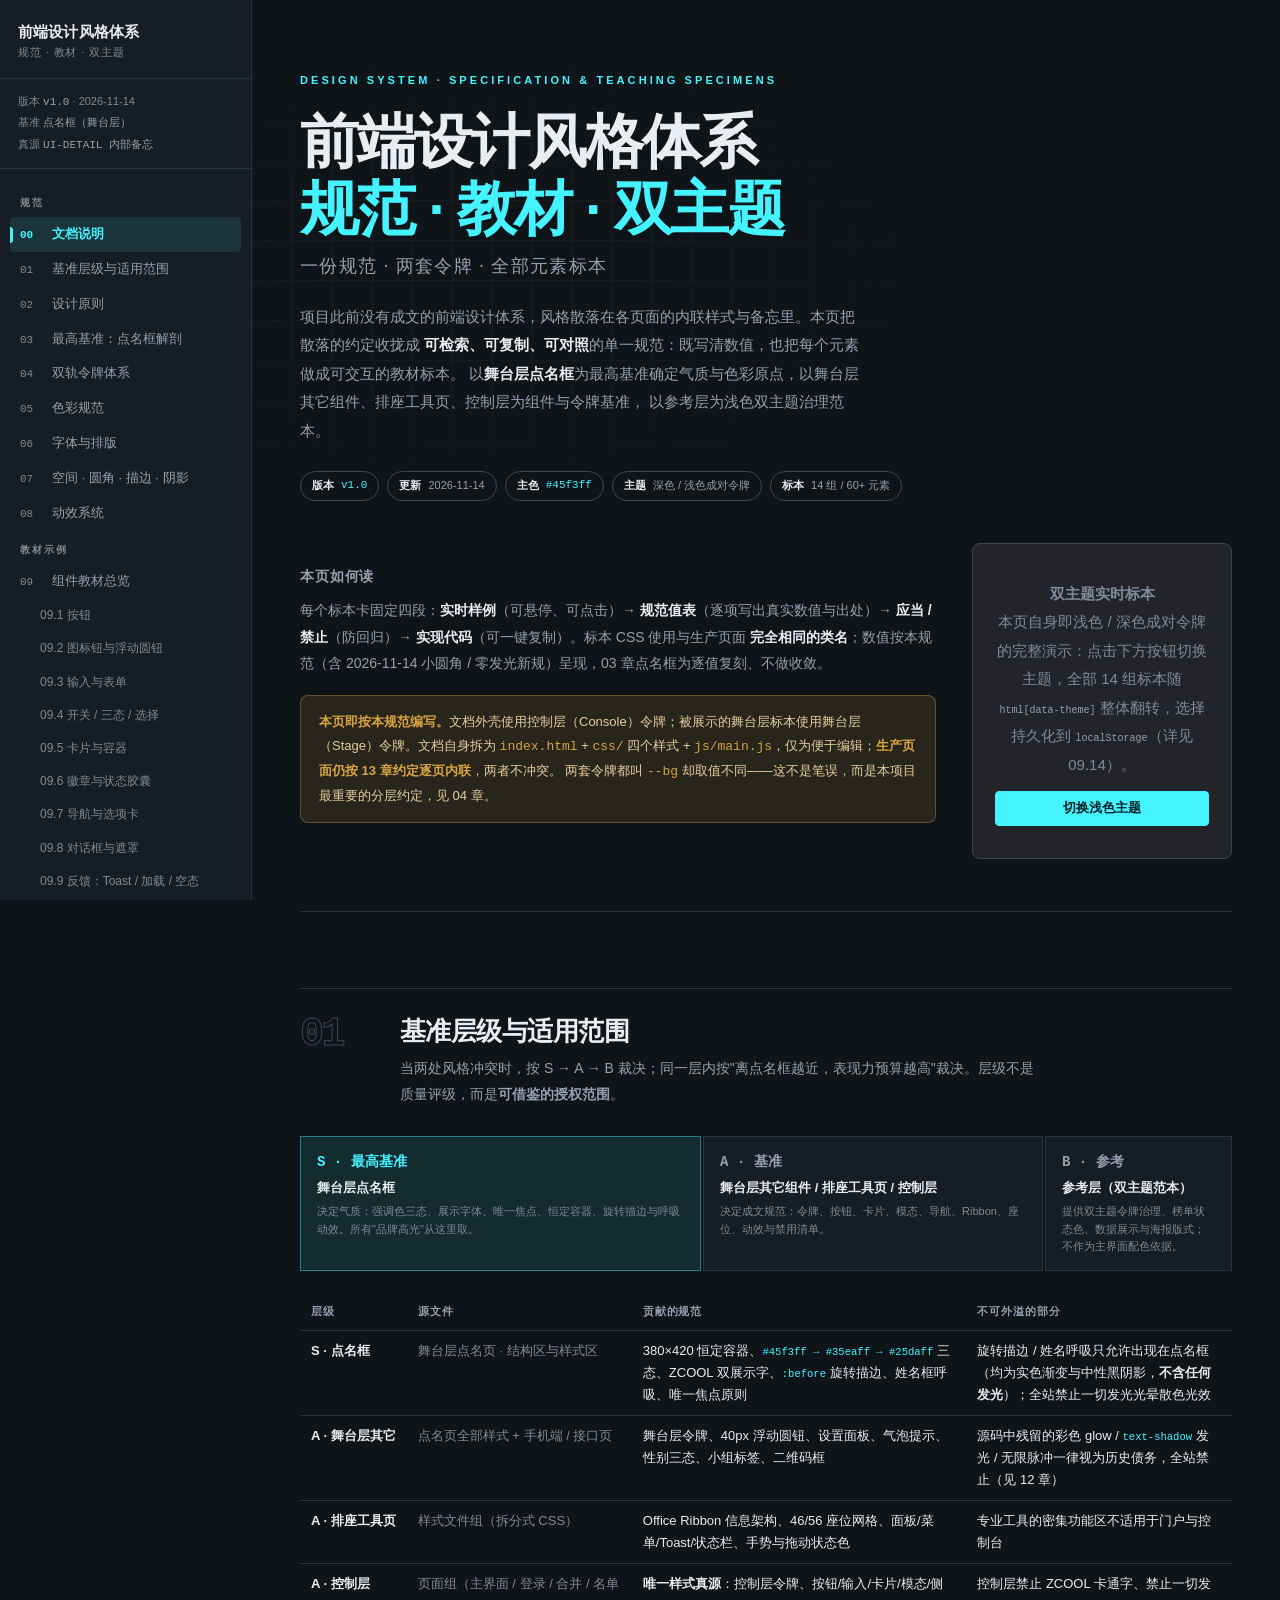
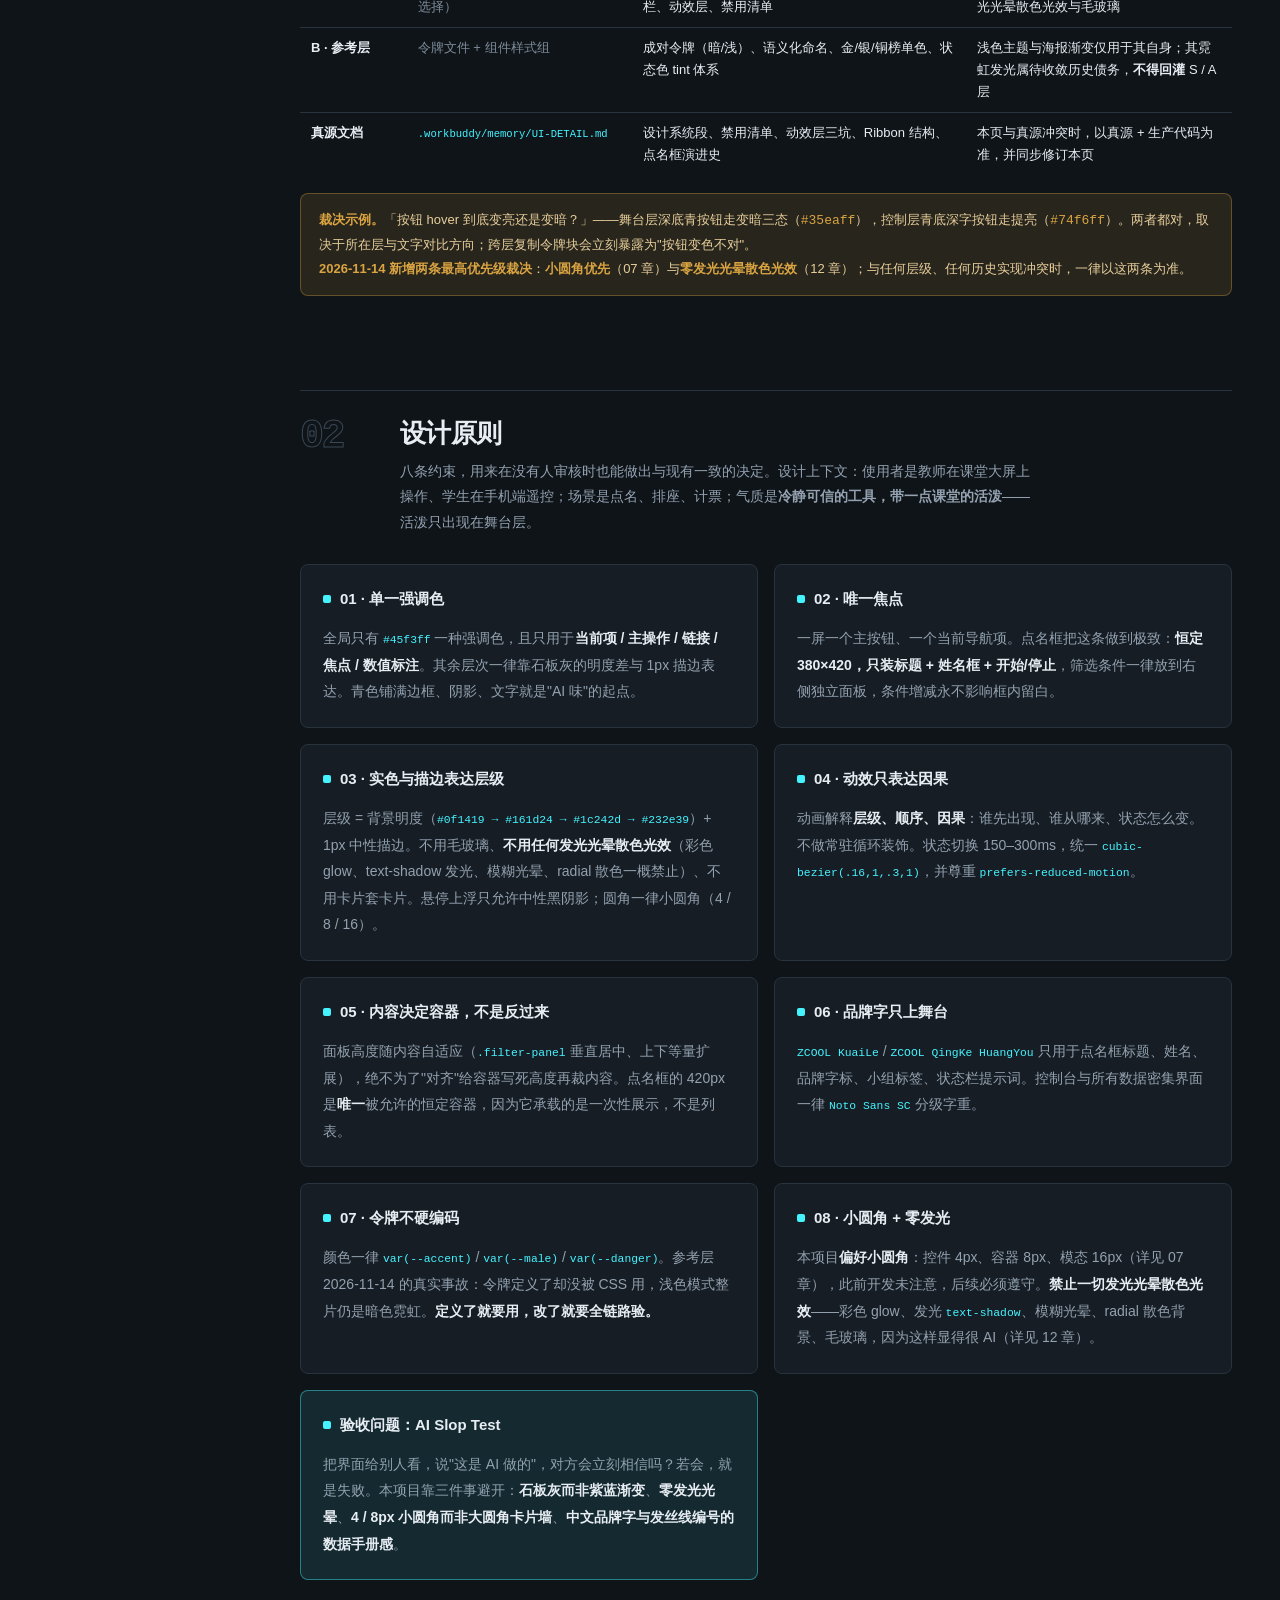
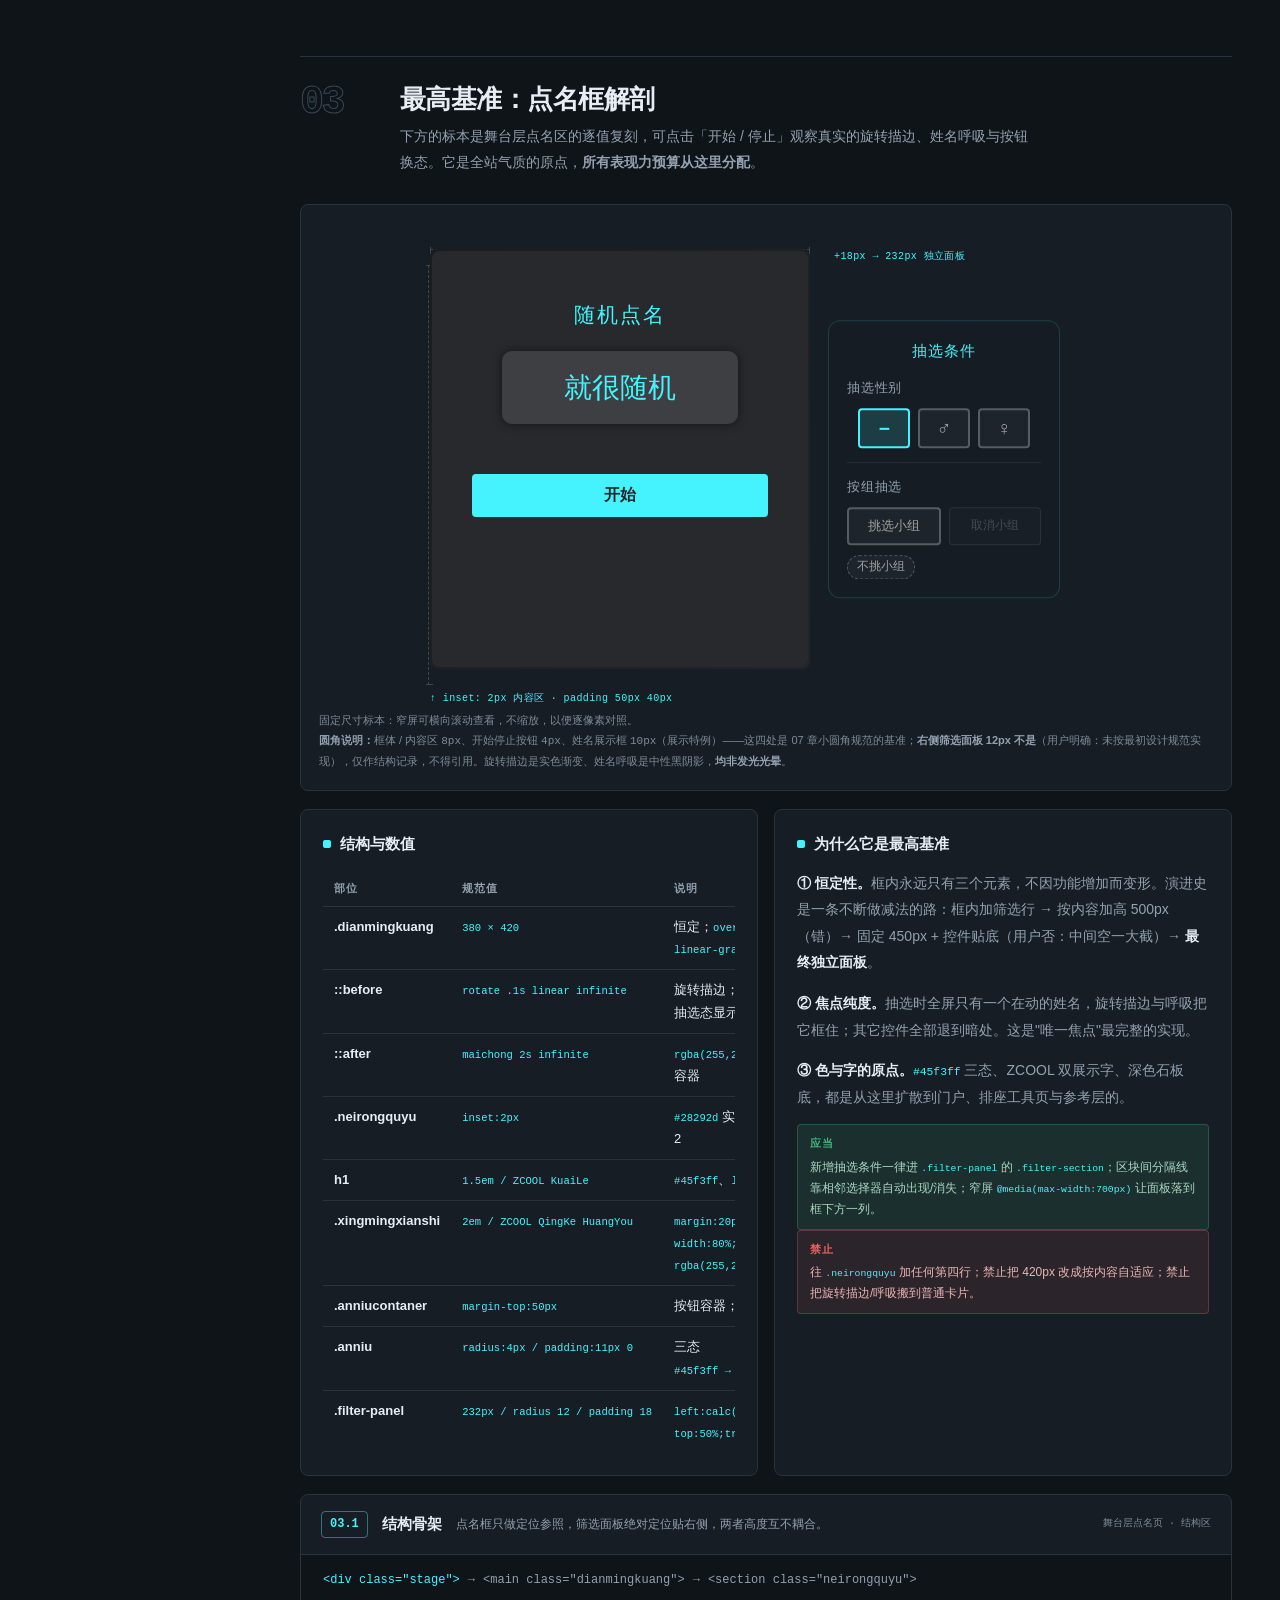
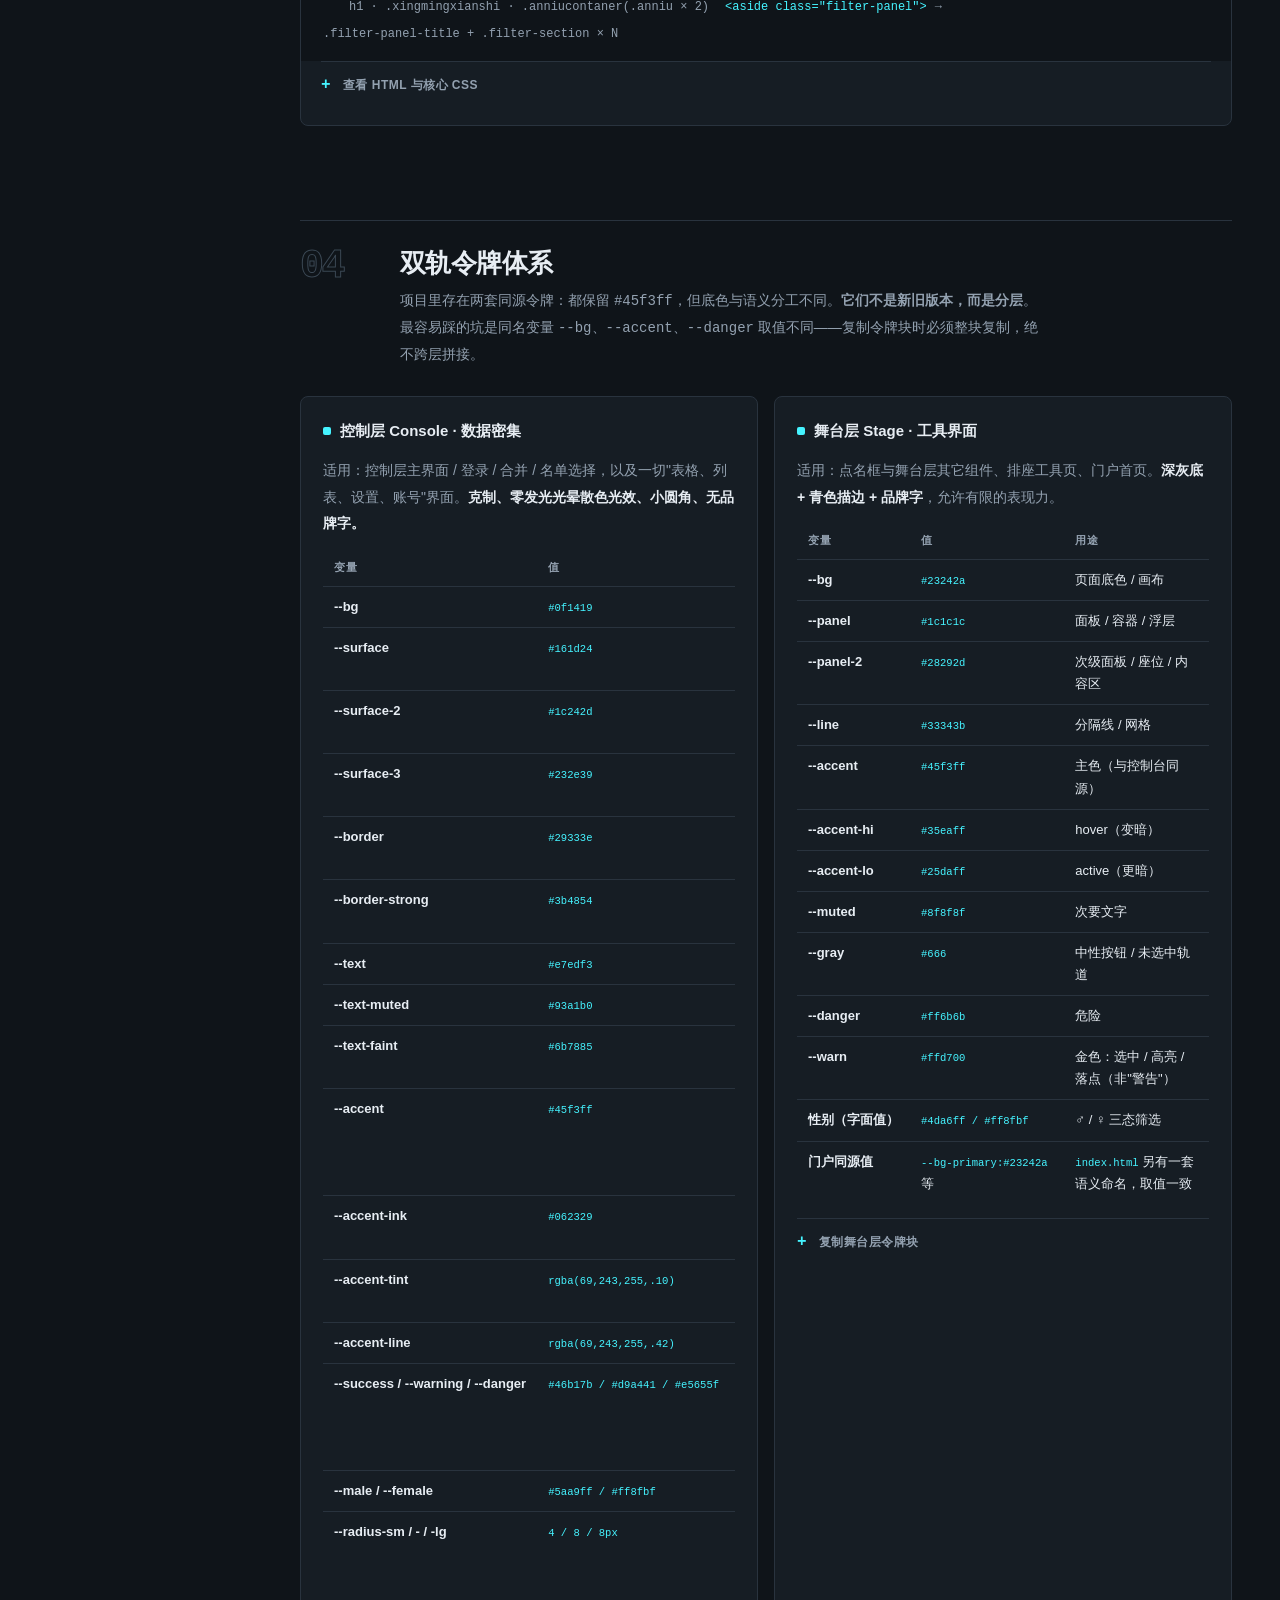
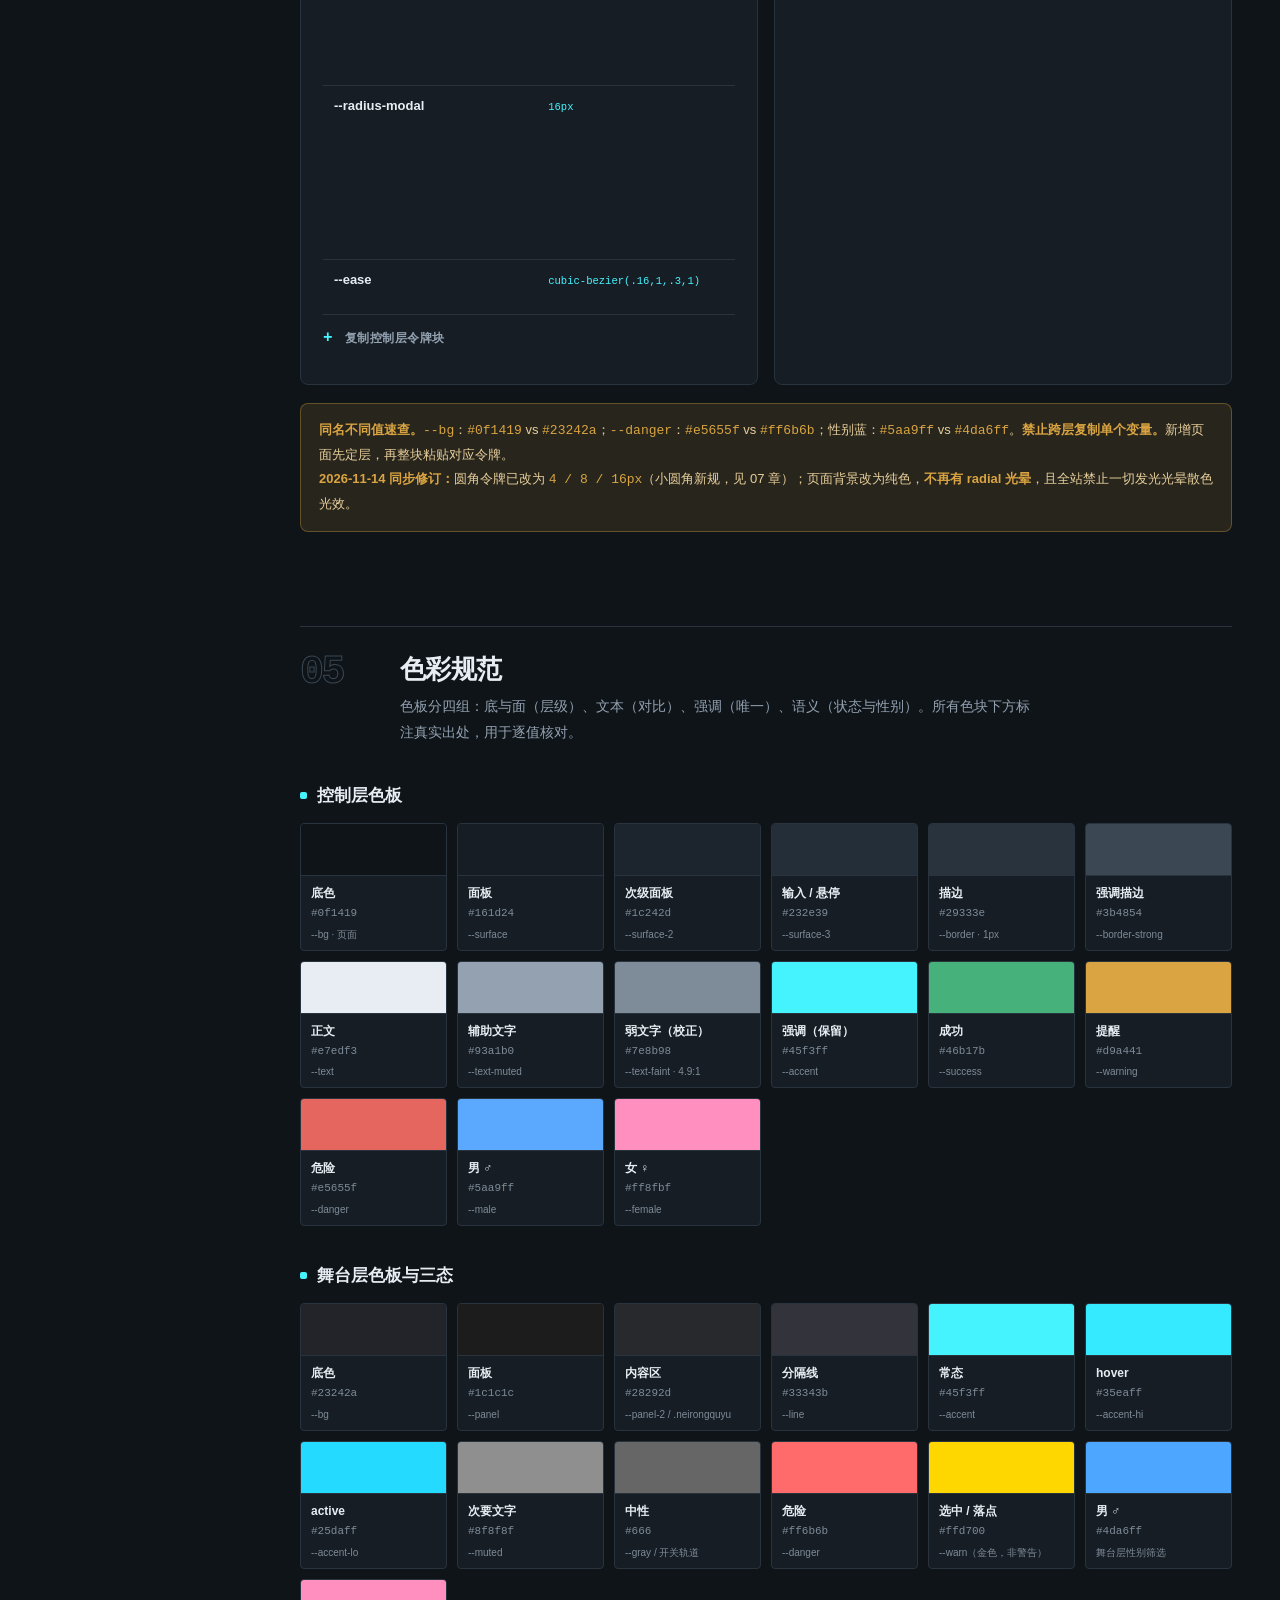
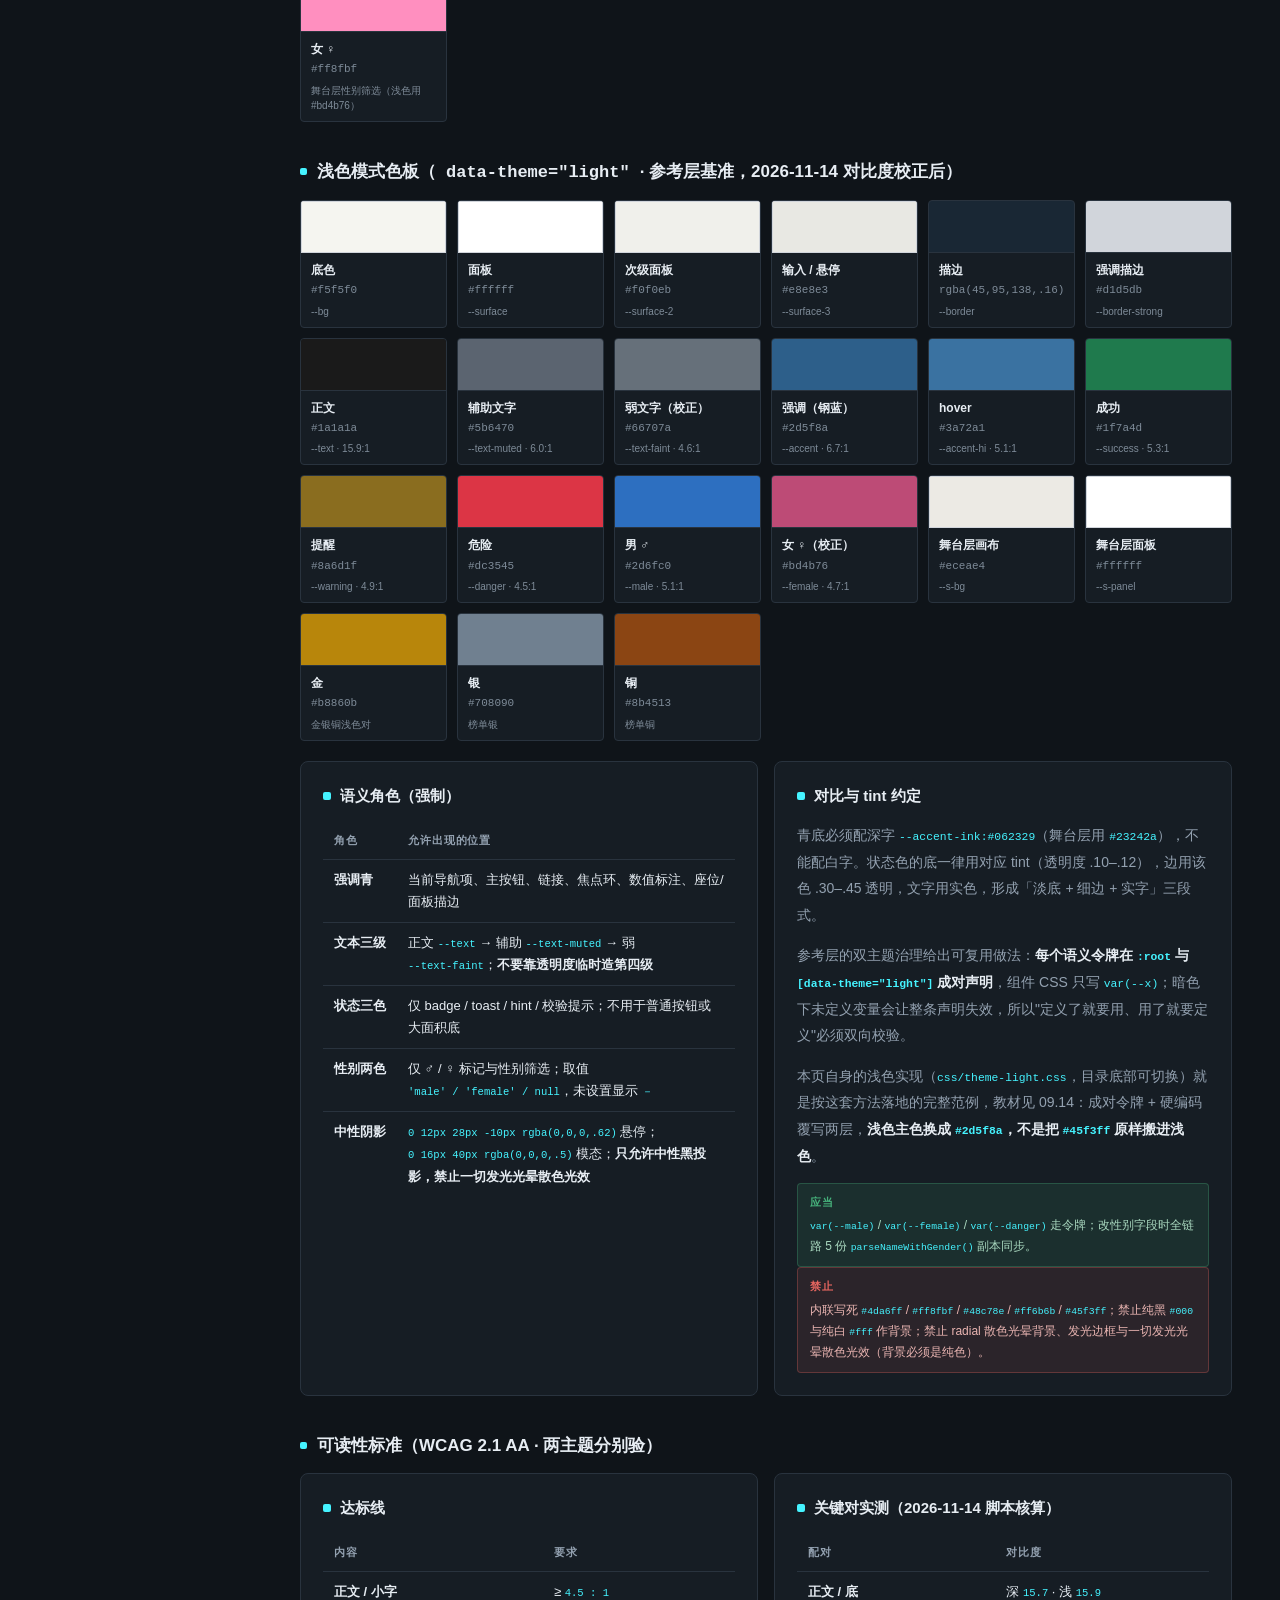
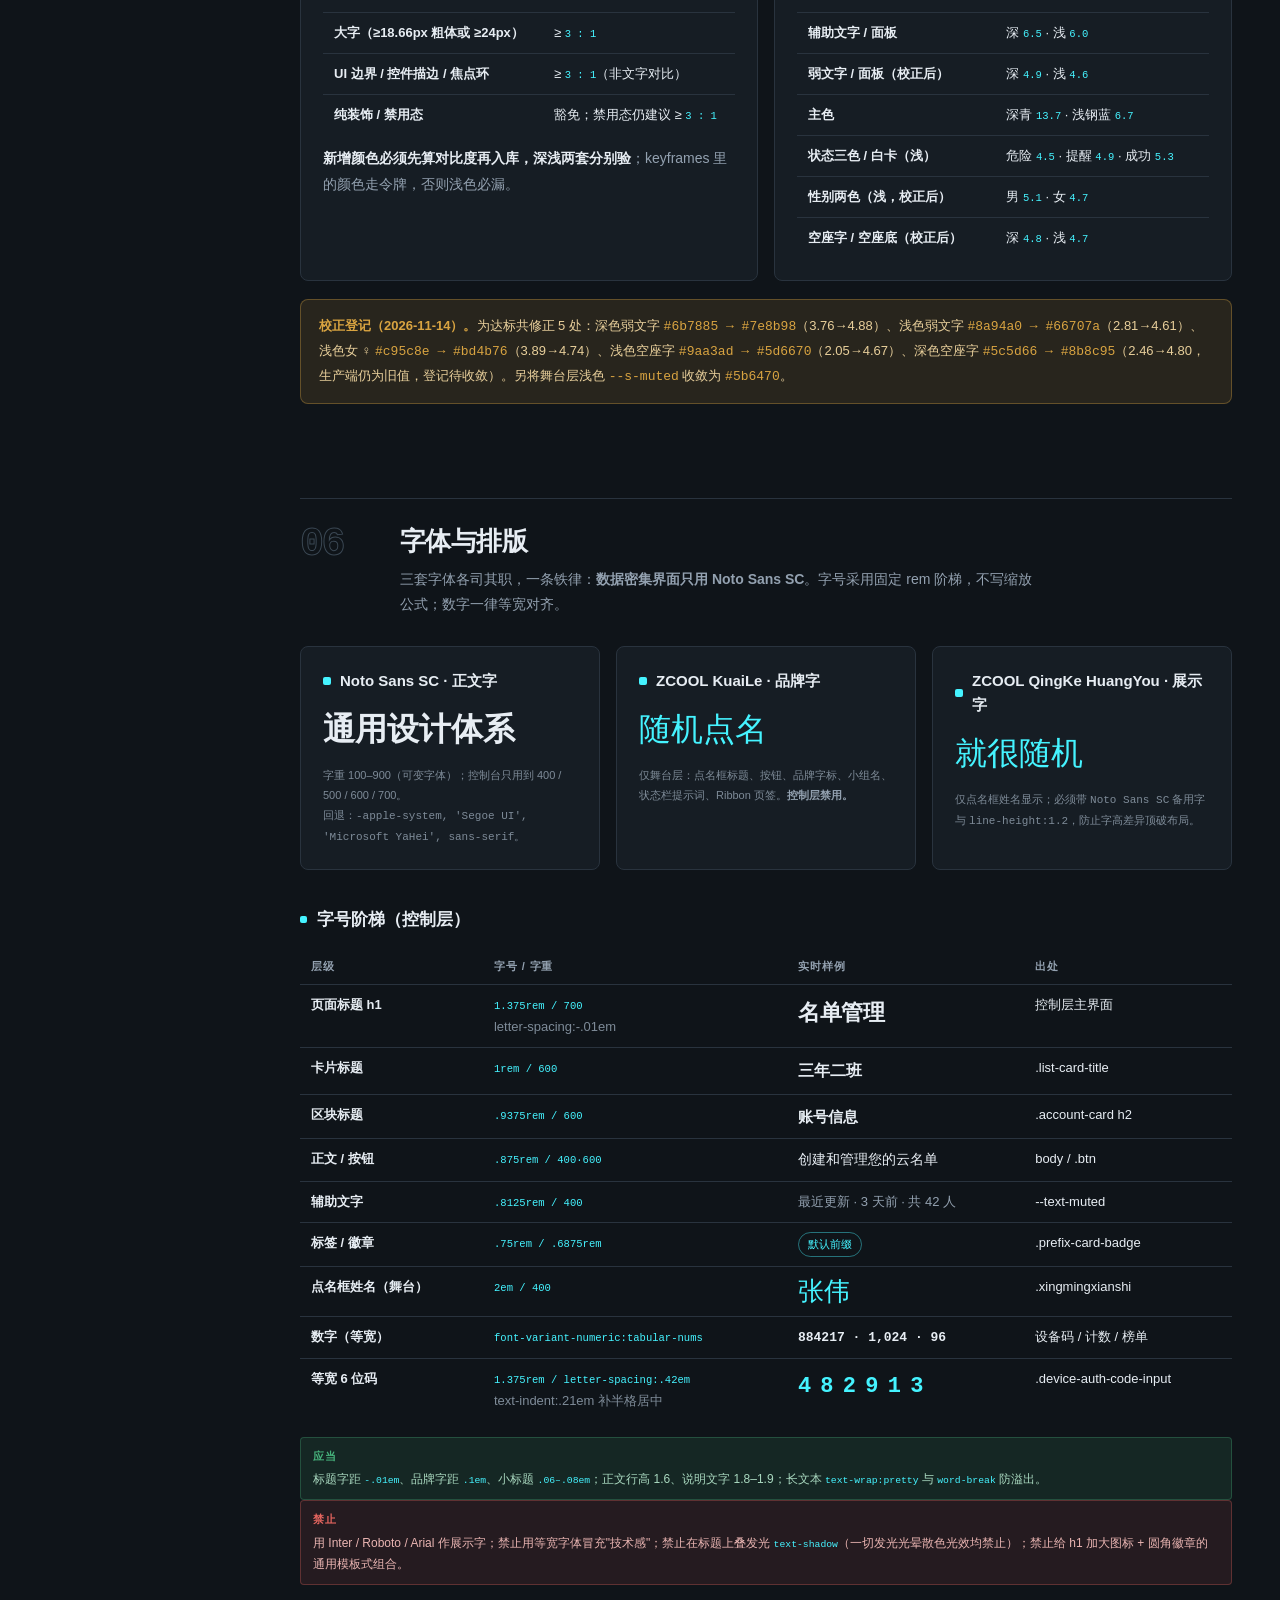
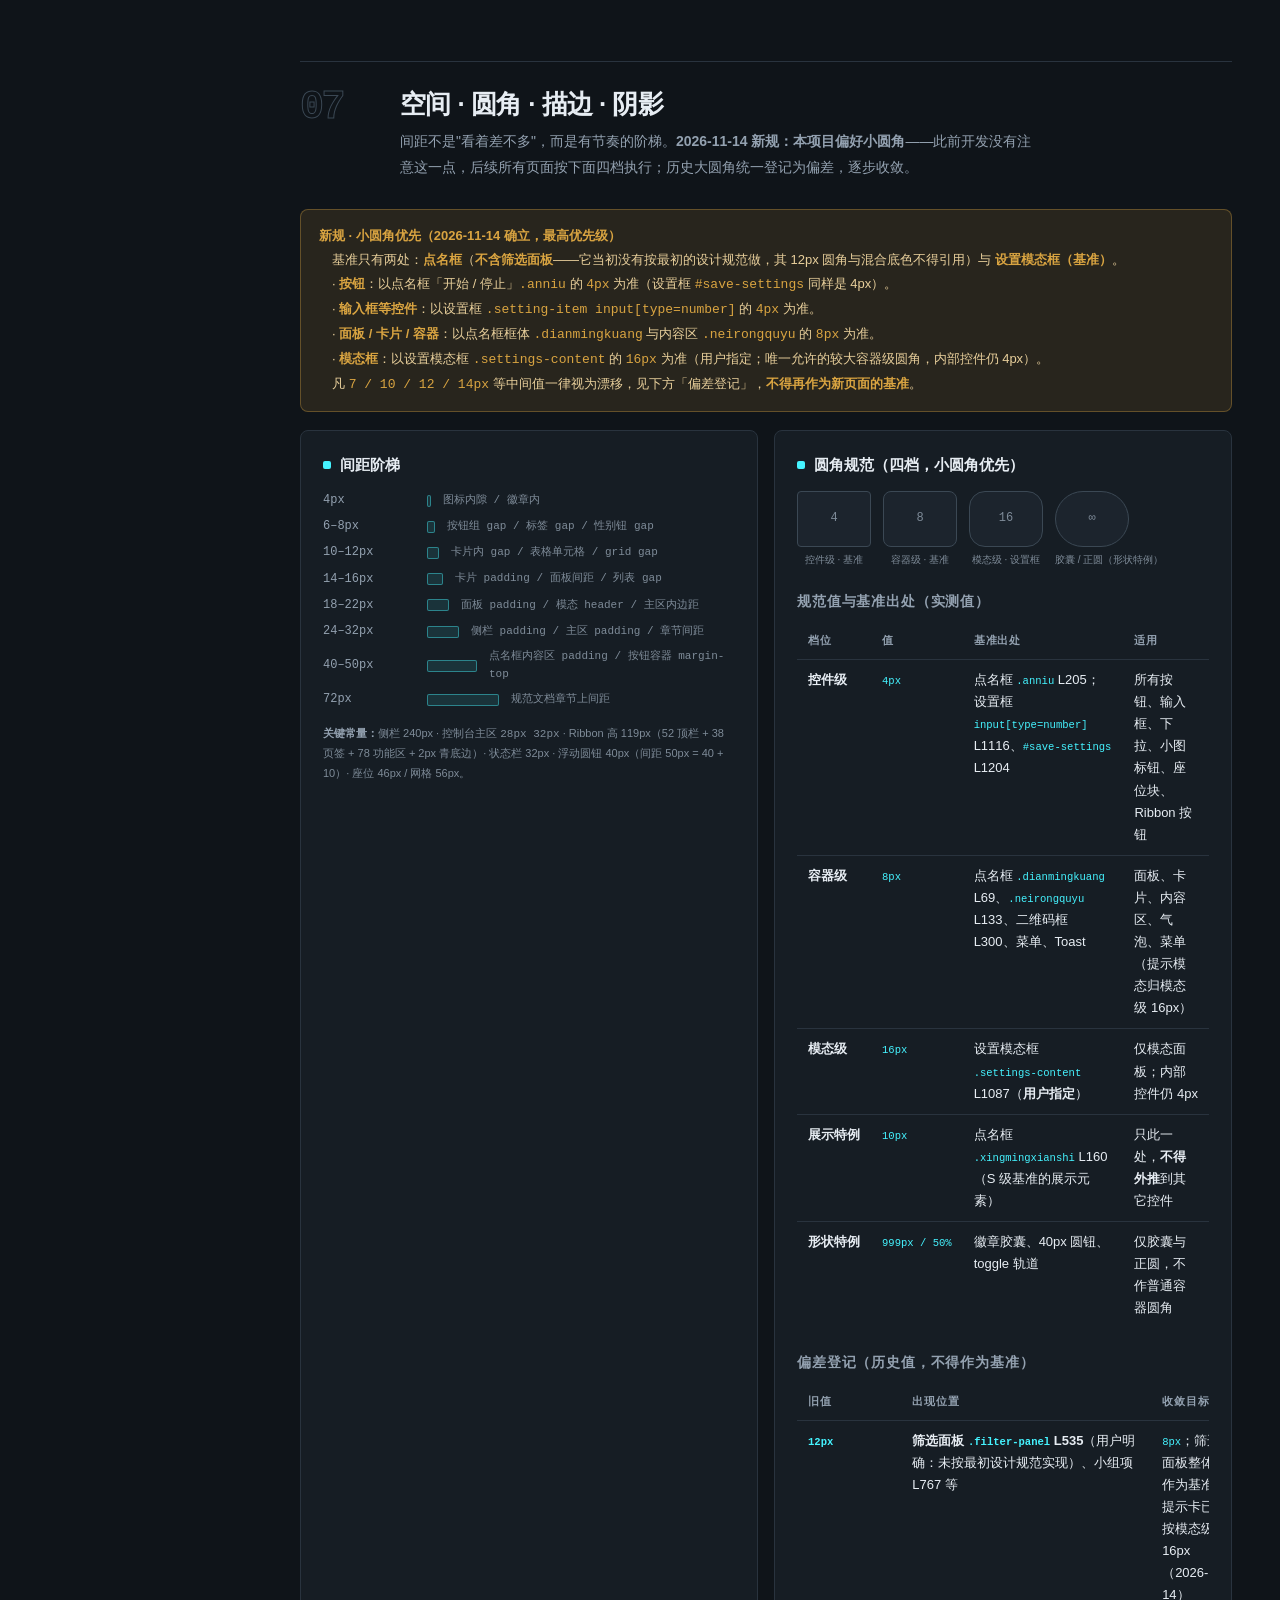
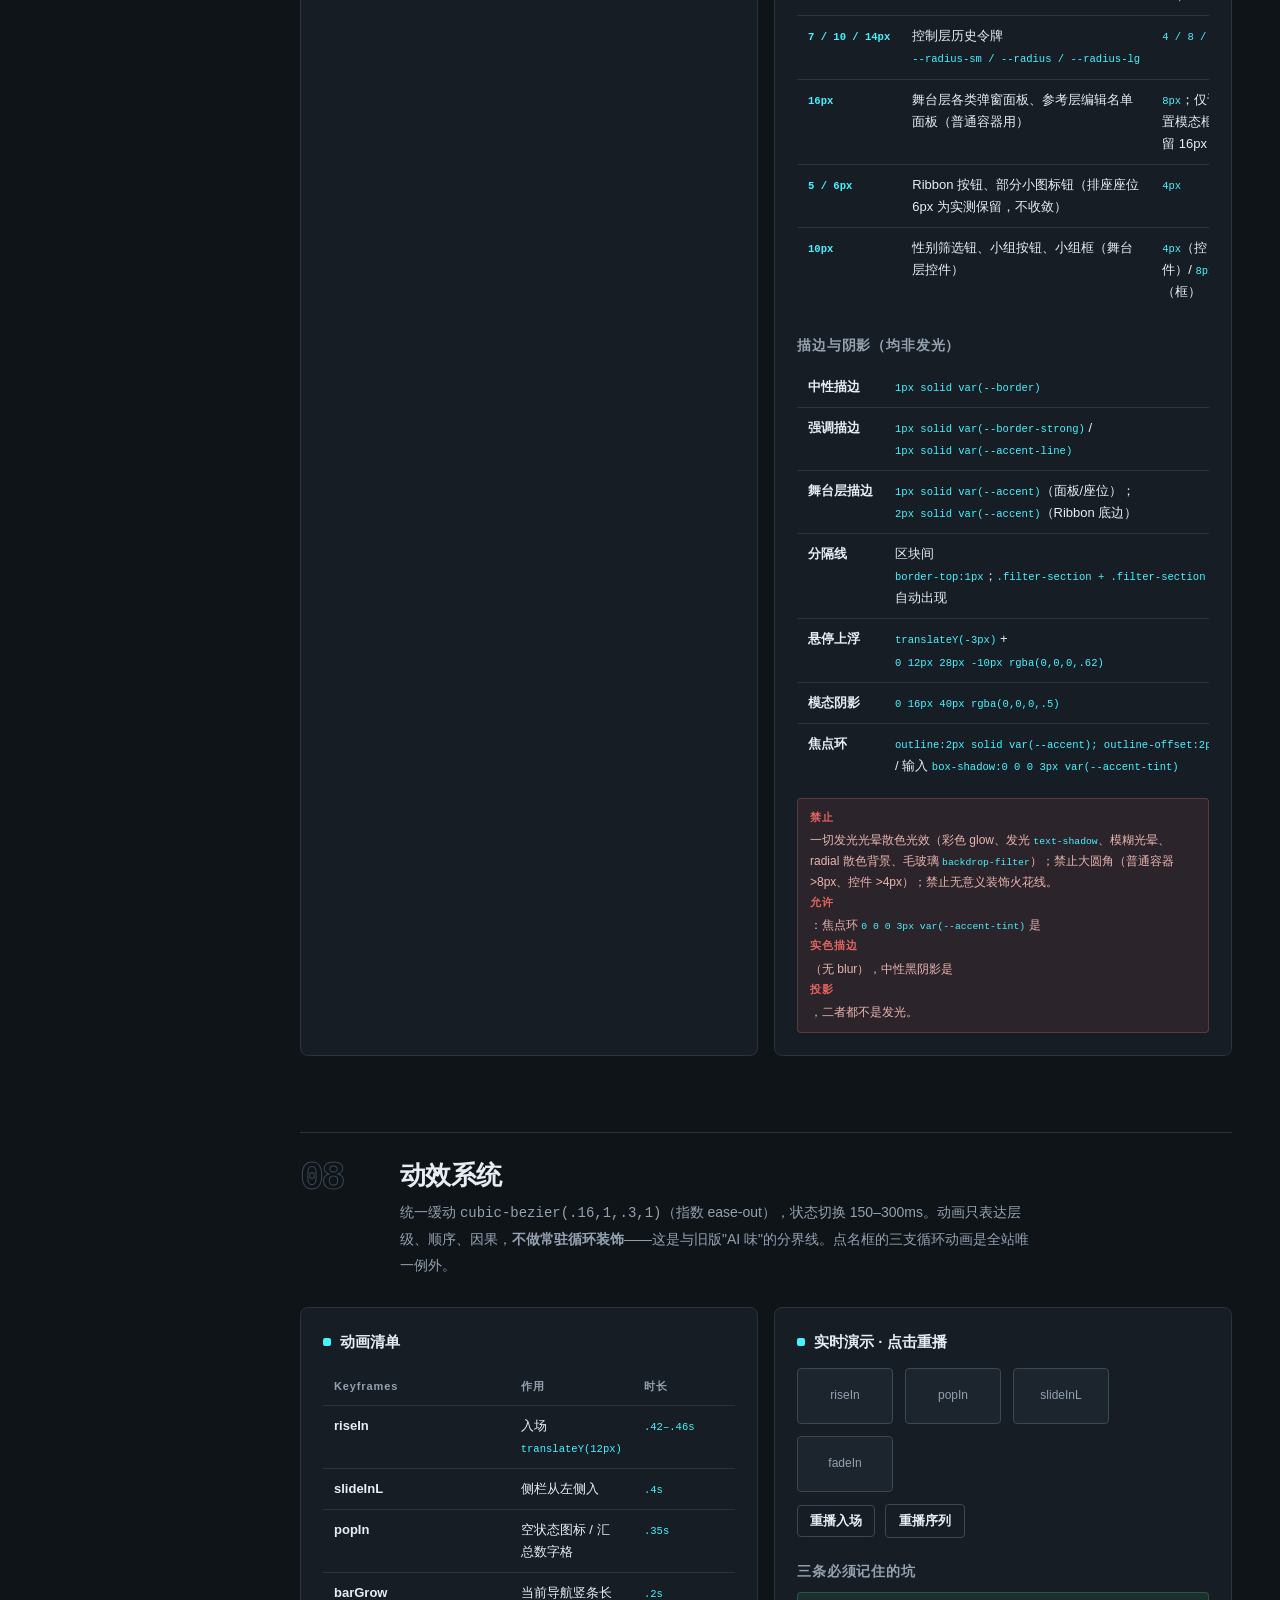
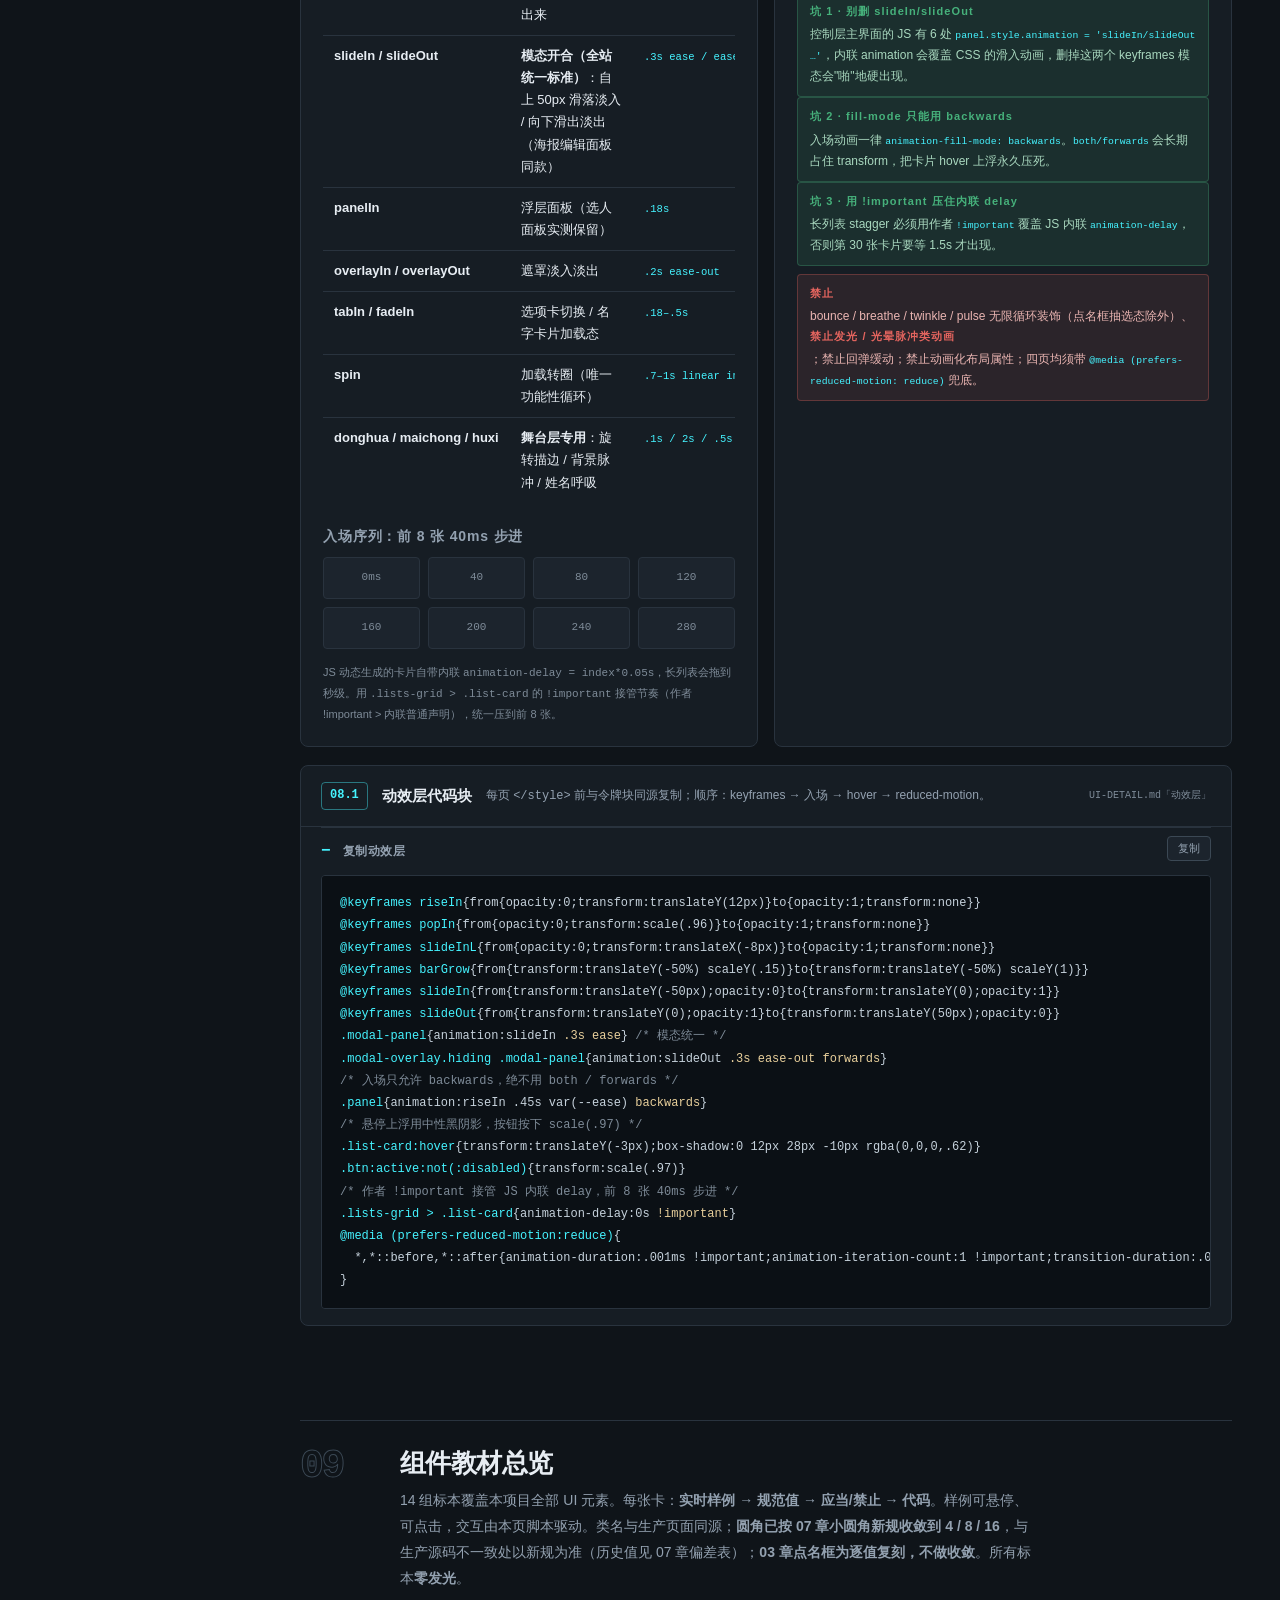
<file: design/index.html>
<!DOCTYPE html>
<html lang="zh-CN">
<head>
<meta charset="UTF-8">
<meta name="viewport" content="width=device-width, initial-scale=1.0">
<title>前端设计风格体系 · 规范与教材</title>
<meta name="description" content="前端设计风格体系：设计规范、双轨令牌、浅色主题、全部元素教材示例与工程落地约束。">
<link rel="icon" type="image/png" href="logo.png">
<link rel="preconnect" href="https://google-fonts.mirrors.sjtug.sjtu.edu.cn">
<link href="https://google-fonts.mirrors.sjtug.sjtu.edu.cn/css2?family=Noto+Sans+SC:wght@100..900&family=ZCOOL+KuaiLe&family=ZCOOL+QingKe+HuangYou&display=swap" rel="stylesheet">
<!-- 样式按 令牌 → 外壳 → 标本 → 响应式 顺序加载，顺序不可换（覆盖关系依赖它） -->
<link rel="stylesheet" href="css/tokens.css">
<link rel="stylesheet" href="css/layout.css">
<link rel="stylesheet" href="css/specimens.css">
<link rel="stylesheet" href="css/responsive.css">
<!-- 浅色主题成对令牌层：必须最后加载；由 js/main.js 写 html[data-theme="light"] 激活 -->
<link rel="stylesheet" href="css/theme-light.css">
</head>
<body>

<div class="d-progress" id="dProgress"></div>

<!-- ================= 目录 ================= -->
<nav class="d-nav" aria-label="文档目录">
  <div class="d-nav-brand">
    <div><b>前端设计风格体系</b><small>规范 · 教材 · 双主题</small></div>
  </div>
  <div class="d-nav-meta">
    版本 <code>v1.0</code> · 2026-11-14<br>
    基准 <code>点名框（舞台层）</code><br>
    真源 <code>UI-DETAIL 内部备忘</code>
  </div>
  <div class="d-nav-scroll" id="dNavScroll">
    <div class="d-nav-label">规范</div>
    <a href="#overview"><span class="n">00</span>文档说明</a>
    <a href="#benchmark"><span class="n">01</span>基准层级与适用范围</a>
    <a href="#principles"><span class="n">02</span>设计原则</a>
    <a href="#stage"><span class="n">03</span>最高基准：点名框解剖</a>
    <a href="#tokens"><span class="n">04</span>双轨令牌体系</a>
    <a href="#color"><span class="n">05</span>色彩规范</a>
    <a href="#type"><span class="n">06</span>字体与排版</a>
    <a href="#space"><span class="n">07</span>空间 · 圆角 · 描边 · 阴影</a>
    <a href="#motion"><span class="n">08</span>动效系统</a>
    <div class="d-nav-label">教材示例</div>
    <a href="#components"><span class="n">09</span>组件教材总览</a>
    <a class="sub" href="#c-buttons">09.1 按钮</a>
    <a class="sub" href="#c-iconbtn">09.2 图标钮与浮动圆钮</a>
    <a class="sub" href="#c-input">09.3 输入与表单</a>
    <a class="sub" href="#c-switch">09.4 开关 / 三态 / 选择</a>
    <a class="sub" href="#c-card">09.5 卡片与容器</a>
    <a class="sub" href="#c-badge">09.6 徽章与状态胶囊</a>
    <a class="sub" href="#c-nav">09.7 导航与选项卡</a>
    <a class="sub" href="#c-modal">09.8 对话框与遮罩</a>
    <a class="sub" href="#c-feedback">09.9 反馈：Toast / 加载 / 空态</a>
    <a class="sub" href="#c-data">09.10 数据展示</a>
    <a class="sub" href="#c-seat">09.11 座位与画布</a>
    <a class="sub" href="#c-ribbon">09.12 Ribbon 功能区</a>
    <a class="sub" href="#c-icon">09.13 图标系统</a>
    <a class="sub" href="#c-counter">09.14 浅色主题与成对令牌</a>
    <div class="d-nav-label">落地</div>
    <a href="#layout"><span class="n">10</span>布局与响应式</a>
    <a href="#a11y"><span class="n">11</span>可访问性与文案</a>
    <a href="#antipattern"><span class="n">12</span>禁用清单与反模式</a>
    <a href="#engineering"><span class="n">13</span>工程落地约束</a>
    <a href="#checklist"><span class="n">14</span>检查清单与代码速查</a>
  </div>
  <div class="d-nav-foot"><button class="theme-toggle" type="button" aria-label="切换浅色 / 深色主题">切换浅色主题</button>本页不进发布目录，仅供规范查阅。<br>源码：<code>index.html</code> + <code>css/</code> + <code>js/</code><br>生产页面样式仍逐页内联。</div>
</nav>

<main class="d-main">
<div class="d-wrap">

<!-- ================= 00 HERO ================= -->
<header class="d-hero" id="overview">
  <div class="d-kicker">DESIGN SYSTEM · SPECIFICATION &amp; TEACHING SPECIMENS</div>
  <h1>前端设计风格体系<br><em>规范 · 教材 · 双主题</em></h1>
  <div class="sub">一份规范 · 两套令牌 · 全部元素标本</div>
  <p class="d-lede">
    项目此前没有成文的前端设计体系，风格散落在各页面的内联样式与备忘里。本页把散落的约定收拢成
    <b>可检索、可复制、可对照</b>的单一规范：既写清数值，也把每个元素做成可交互的教材标本。
    以<b>舞台层点名框</b>为最高基准确定气质与色彩原点，以舞台层其它组件、排座工具页、控制层为组件与令牌基准，
    以参考层为浅色双主题治理范本。
  </p>
  <div class="d-hero-meta">
    <span class="d-chip"><b>版本</b><code>v1.0</code></span>
    <span class="d-chip"><b>更新</b>2026-11-14</span>
    <span class="d-chip"><b>主色</b><code>#45f3ff</code></span>
    <span class="d-chip"><b>主题</b>深色 / 浅色成对令牌</span>
    <span class="d-chip"><b>标本</b>14 组 / 60+ 元素</span>
  </div>

  <div class="d-hero-grid">
    <div>
      <div class="d-h4">本页如何读</div>
      <p class="d-p">
        每个标本卡固定四段：<b>实时样例</b>（可悬停、可点击）→ <b>规范值表</b>（逐项写出真实数值与出处）→
        <b>应当 / 禁止</b>（防回归）→ <b>实现代码</b>（可一键复制）。标本 CSS 使用与生产页面
        <b>完全相同的类名</b>；数值按本规范（含 2026-11-14 小圆角 / 零发光新规）呈现，03 章点名框为逐值复刻、不做收敛。
      </p>
      <div class="d-callout">
        <b>本页即按本规范编写。</b>文档外壳使用控制层（Console）令牌；被展示的舞台层标本使用舞台层（Stage）令牌。文档自身拆为 <code>index.html</code> + <code>css/</code> 四个样式 + <code>js/main.js</code>，仅为便于编辑；<b>生产页面仍按 13 章约定逐页内联</b>，两者不冲突。
        两套令牌都叫 <code>--bg</code> 却取值不同——这不是笔误，而是本项目最重要的分层约定，见 04 章。
      </div>
    </div>
    <div class="d-logo-plate">
      <p style="font-size:.9375rem;line-height:1.9"><b>双主题实时标本</b><br>本页自身即浅色 / 深色成对令牌的完整演示：点击下方按钮切换主题，全部 14 组标本随 <code>html[data-theme]</code> 整体翻转，选择持久化到 <code>localStorage</code>（详见 09.14）。</p>
      <div class="d-row" style="margin-top:12px"><button class="btn btn-primary btn-sm theme-toggle" type="button">切换浅色主题</button></div>
    </div>
  </div>
</header>

<!-- ================= 01 基准层级 ================= -->
<section class="d-section" id="benchmark">
  <div class="d-sec-head"><div class="d-sec-no">01</div><div>
    <h2>基准层级与适用范围</h2>
    <p>当两处风格冲突时，按 S → A → B 裁决；同一层内按"离点名框越近，表现力预算越高"裁决。层级不是质量评级，而是<b>可借鉴的授权范围</b>。</p>
  </div></div>

  <div class="d-tier">
    <div class="s"><b>S · 最高基准</b><strong>舞台层点名框</strong><span>决定气质：强调色三态、展示字体、唯一焦点、恒定容器、旋转描边与呼吸动效。所有"品牌高光"从这里取。</span></div>
    <div class="a"><b>A · 基准</b><strong>舞台层其它组件 / 排座工具页 / 控制层</strong><span>决定成文规范：令牌、按钮、卡片、模态、导航、Ribbon、座位、动效与禁用清单。</span></div>
    <div class="b"><b>B · 参考</b><strong>参考层（双主题范本）</strong><span>提供双主题令牌治理、榜单状态色、数据展示与海报版式；不作为主界面配色依据。</span></div>
  </div>

  <div class="d-table-wrap"><table class="d-table">
    <thead><tr><th>层级</th><th>源文件</th><th>贡献的规范</th><th>不可外溢的部分</th></tr></thead>
    <tbody>
      <tr><td>S · 点名框</td><td><span class="dim">舞台层点名页 · 结构区与样式区</span></td><td>380×420 恒定容器、<code>#45f3ff → #35eaff → #25daff</code> 三态、ZCOOL 双展示字、<code>:before</code> 旋转描边、姓名框呼吸、唯一焦点原则</td><td>旋转描边 / 姓名呼吸只允许出现在点名框（均为实色渐变与中性黑阴影，<b>不含任何发光</b>）；全站禁止一切发光光晕散色光效</td></tr>
      <tr><td>A · 舞台层其它</td><td><span class="dim">点名页全部样式 + 手机端 / 接口页</span></td><td>舞台层令牌、40px 浮动圆钮、设置面板、气泡提示、性别三态、小组标签、二维码框</td><td>源码中残留的彩色 glow / <code>text-shadow</code> 发光 / 无限脉冲一律视为历史债务，全站禁止（见 12 章）</td></tr>
      <tr><td>A · 排座工具页</td><td><span class="dim">样式文件组（拆分式 CSS）</span></td><td>Office Ribbon 信息架构、46/56 座位网格、面板/菜单/Toast/状态栏、手势与拖动状态色</td><td>专业工具的密集功能区不适用于门户与控制台</td></tr>
      <tr><td>A · 控制层</td><td><span class="dim">页面组（主界面 / 登录 / 合并 / 名单选择）</span></td><td><b>唯一样式真源</b>：控制层令牌、按钮/输入/卡片/模态/侧栏、动效层、禁用清单</td><td>控制层禁止 ZCOOL 卡通字、禁止一切发光光晕散色光效与毛玻璃</td></tr>
      <tr><td>B · 参考层</td><td><span class="dim">令牌文件 + 组件样式组</span></td><td>成对令牌（暗/浅）、语义化命名、金/银/铜榜单色、状态色 tint 体系</td><td>浅色主题与海报渐变仅用于其自身；其霓虹发光属待收敛历史债务，<b>不得回灌</b> S / A 层</td></tr>
      <tr><td>真源文档</td><td><code>.workbuddy/memory/UI-DETAIL.md</code></td><td>设计系统段、禁用清单、动效层三坑、Ribbon 结构、点名框演进史</td><td>本页与真源冲突时，以真源 + 生产代码为准，并同步修订本页</td></tr>
    </tbody>
  </table></div>

  <div class="d-callout"><b>裁决示例。</b>「按钮 hover 到底变亮还是变暗？」——舞台层深底青按钮走变暗三态（<code>#35eaff</code>），控制层青底深字按钮走提亮（<code>#74f6ff</code>）。两者都对，取决于所在层与文字对比方向；跨层复制令牌块会立刻暴露为"按钮变色不对"。<br><b>2026-11-14 新增两条最高优先级裁决</b>：<b>小圆角优先</b>（07 章）与<b>零发光光晕散色光效</b>（12 章）；与任何层级、任何历史实现冲突时，一律以这两条为准。</div>
</section>

<!-- ================= 02 设计原则 ================= -->
<section class="d-section" id="principles">
  <div class="d-sec-head"><div class="d-sec-no">02</div><div>
    <h2>设计原则</h2>
    <p>八条约束，用来在没有人审核时也能做出与现有一致的决定。设计上下文：使用者是教师在课堂大屏上操作、学生在手机端遥控；场景是点名、排座、计票；气质是<b>冷静可信的工具，带一点课堂的活泼</b>——活泼只出现在舞台层。</p>
  </div></div>

  <div class="d-grid g2">
    <div class="d-panel"><h3>01 · 单一强调色</h3><p class="d-p" style="margin:0">全局只有 <code>#45f3ff</code> 一种强调色，且只用于<b>当前项 / 主操作 / 链接 / 焦点 / 数值标注</b>。其余层次一律靠石板灰的明度差与 1px 描边表达。青色铺满边框、阴影、文字就是"AI 味"的起点。</p></div>
    <div class="d-panel"><h3>02 · 唯一焦点</h3><p class="d-p" style="margin:0">一屏一个主按钮、一个当前导航项。点名框把这条做到极致：<b>恒定 380×420，只装标题 + 姓名框 + 开始/停止</b>，筛选条件一律放到右侧独立面板，条件增减永不影响框内留白。</p></div>
    <div class="d-panel"><h3>03 · 实色与描边表达层级</h3><p class="d-p" style="margin:0">层级 = 背景明度（<code>#0f1419 → #161d24 → #1c242d → #232e39</code>）+ 1px 中性描边。不用毛玻璃、<b>不用任何发光光晕散色光效</b>（彩色 glow、text-shadow 发光、模糊光晕、radial 散色一概禁止）、不用卡片套卡片。悬停上浮只允许中性黑阴影；圆角一律小圆角（4 / 8 / 16）。</p></div>
    <div class="d-panel"><h3>04 · 动效只表达因果</h3><p class="d-p" style="margin:0">动画解释<b>层级、顺序、因果</b>：谁先出现、谁从哪来、状态怎么变。不做常驻循环装饰。状态切换 150–300ms，统一 <code>cubic-bezier(.16,1,.3,1)</code>，并尊重 <code>prefers-reduced-motion</code>。</p></div>
    <div class="d-panel"><h3>05 · 内容决定容器，不是反过来</h3><p class="d-p" style="margin:0">面板高度随内容自适应（<code>.filter-panel</code> 垂直居中、上下等量扩展），绝不为了"对齐"给容器写死高度再裁内容。点名框的 420px 是<b>唯一</b>被允许的恒定容器，因为它承载的是一次性展示，不是列表。</p></div>
    <div class="d-panel"><h3>06 · 品牌字只上舞台</h3><p class="d-p" style="margin:0"><code>ZCOOL KuaiLe</code> / <code>ZCOOL QingKe HuangYou</code> 只用于点名框标题、姓名、品牌字标、小组标签、状态栏提示词。控制台与所有数据密集界面一律 <code>Noto Sans SC</code> 分级字重。</p></div>
    <div class="d-panel"><h3>07 · 令牌不硬编码</h3><p class="d-p" style="margin:0">颜色一律 <code>var(--accent)</code> / <code>var(--male)</code> / <code>var(--danger)</code>。参考层 2026-11-14 的真实事故：令牌定义了却没被 CSS 用，浅色模式整片仍是暗色霓虹。<b>定义了就要用，改了就要全链路验。</b></p></div>
    <div class="d-panel"><h3>08 · 小圆角 + 零发光</h3><p class="d-p" style="margin:0">本项目<b>偏好小圆角</b>：控件 4px、容器 8px、模态 16px（详见 07 章），此前开发未注意，后续必须遵守。<b>禁止一切发光光晕散色光效</b>——彩色 glow、发光 <code>text-shadow</code>、模糊光晕、radial 散色背景、毛玻璃，因为这样显得很 AI（详见 12 章）。</p></div>
    <div class="d-panel" style="border-color:var(--accent-line);background:var(--accent-tint)"><h3>验收问题：AI Slop Test</h3><p class="d-p" style="margin:0">把界面给别人看，说"这是 AI 做的"，对方会立刻相信吗？若会，就是失败。本项目靠三件事避开：<b>石板灰而非紫蓝渐变</b>、<b>零发光光晕</b>、<b>4 / 8px 小圆角而非大圆角卡片墙</b>、<b>中文品牌字与发丝线编号的数据手册感</b>。</p></div>
  </div>
</section>

<!-- ================= 03 点名框 ================= -->
<section class="d-section" id="stage">
  <div class="d-sec-head"><div class="d-sec-no">03</div><div>
    <h2>最高基准：点名框解剖</h2>
    <p>下方的标本是舞台层点名区的逐值复刻，可点击「开始 / 停止」观察真实的旋转描边、姓名呼吸与按钮换态。它是全站气质的原点，<b>所有表现力预算从这里分配</b>。</p>
  </div></div>

  <div class="d-panel" style="padding:18px">
    <div class="d-bp-scroll"><div class="d-bp-wrap">
      <div class="d-bp-dim w">380 px</div>
      <div class="d-bp-dim h">420 px</div>
      <div class="stage">
        <main class="dianmingkuang" id="demoDmk" role="main" aria-label="随机点名主区域（教材标本）">
          <section class="neirongquyu">
            <h1>随机点名</h1>
            <div class="xingmingxianshi" id="demoName" role="status" aria-live="polite" aria-atomic="true">就很随机</div>
            <div class="anniucontaner">
              <button class="anniu chuxian" id="demoStart" type="button">开始</button>
              <button class="anniu yincang" id="demoStop" type="button">停止</button>
            </div>
          </section>
        </main>
        <aside class="filter-panel" aria-label="抽选条件">
          <h2 class="filter-panel-title">抽选条件</h2>
          <section class="filter-section">
            <div class="filter-section-title">抽选性别</div>
            <div class="gender-filter-group" role="group" aria-label="抽选性别筛选">
              <button class="gender-filter-btn active" type="button" data-gender="all" title="不限制性别（默认）">－</button>
              <button class="gender-filter-btn" type="button" data-gender="male" title="只抽男生">♂</button>
              <button class="gender-filter-btn" type="button" data-gender="female" title="只抽女生">♀</button>
            </div>
          </section>
          <section class="filter-section">
            <div class="filter-section-title">按组抽选</div>
            <div class="group-filter-row">
              <button class="group-pick-btn" type="button">挑选小组</button>
              <button class="group-cancel-btn" type="button" disabled>取消小组</button>
            </div>
            <div class="group-chip-list"><span class="group-chip muted">不挑小组</span></div>
          </section>
        </aside>
      </div>
      <div class="d-bp-note" style="left:0;top:442px">↑ inset: 2px 内容区 · padding 50px 40px</div>
      <div class="d-bp-note" style="left:404px;top:0">+18px → 232px 独立面板</div>
    </div></div>
    <p class="d-caption" style="margin-top:6px">固定尺寸标本：窄屏可横向滚动查看，不缩放，以便逐像素对照。<br><b>圆角说明：</b>框体 / 内容区 <code>8px</code>、开始停止按钮 <code>4px</code>、姓名展示框 <code>10px</code>（展示特例）——这四处是 07 章小圆角规范的基准；<b>右侧筛选面板 12px 不是</b>（用户明确：未按最初设计规范实现），仅作结构记录，不得引用。旋转描边是实色渐变、姓名呼吸是中性黑阴影，<b>均非发光光晕</b>。</p>
  </div>

  <div class="d-grid g2" style="margin-top:18px">
    <div class="d-panel"><h3>结构与数值</h3>
      <div class="d-table-wrap"><table class="d-table">
        <thead><tr><th>部位</th><th>规范值</th><th>说明</th></tr></thead>
        <tbody>
          <tr><td>.dianmingkuang</td><td><code>380 × 420</code></td><td>恒定；<code>overflow:hidden</code>、<code>border-radius:8px</code>、<code>linear-gradient(135deg,#1c1c1c,#23242a)</code></td></tr>
          <tr><td>::before</td><td><code>rotate .1s linear infinite</code></td><td>旋转描边；默认 <code>opacity:0;visibility:hidden</code>，仅抽选态显示</td></tr>
          <tr><td>::after</td><td><code>maichong 2s infinite</code></td><td><code>rgba(255,255,255,.1)</code> 背景脉冲；尺寸 100% 跟随容器</td></tr>
          <tr><td>.neirongquyu</td><td><code>inset:2px</code></td><td><code>#28292d</code> 实色内容区；<code>padding:50px 40px</code>；z-index 2</td></tr>
          <tr><td>h1</td><td><code>1.5em / ZCOOL KuaiLe</code></td><td><code>#45f3ff</code>、<code>letter-spacing:.1em</code>、字重 400</td></tr>
          <tr><td>.xingmingxianshi</td><td><code>2em / ZCOOL QingKe HuangYou</code></td><td><code>margin:20px 0</code>、<code>padding:20px</code>、<code>width:80%;max-width:300px</code>、<code>radius:10px</code>、<code>rgba(255,255,255,.1)</code></td></tr>
          <tr><td>.anniucontaner</td><td><code>margin-top:50px</code></td><td>按钮容器；<b>再加一行会溢出被裁</b></td></tr>
          <tr><td>.anniu</td><td><code>radius:4px / padding:11px 0</code></td><td>三态 <code>#45f3ff → #35eaff → #25daff</code>；<code>:active scale(.95)</code></td></tr>
          <tr><td>.filter-panel</td><td><code>232px / radius 12 / padding 18</code></td><td><code>left:calc(100% + 18px)</code>、<code>top:50%;translateY(-50%)</code>、绝对定位不占位</td></tr>
        </tbody>
      </table></div>
    </div>
    <div class="d-panel"><h3>为什么它是最高基准</h3>
      <p class="d-p"><b>① 恒定性。</b>框内永远只有三个元素，不因功能增加而变形。演进史是一条不断做减法的路：框内加筛选行 → 按内容加高 500px（错）→ 固定 450px + 控件贴底（用户否：中间空一大截）→ <b>最终独立面板</b>。</p>
      <p class="d-p"><b>② 焦点纯度。</b>抽选时全屏只有一个在动的姓名，旋转描边与呼吸把它框住；其它控件全部退到暗处。这是"唯一焦点"最完整的实现。</p>
      <p class="d-p"><b>③ 色与字的原点。</b><code>#45f3ff</code> 三态、ZCOOL 双展示字、深色石板底，都是从这里扩散到门户、排座工具页与参考层的。</p>
      <div class="d-flag do" style="margin-top:14px"><b>应当</b>新增抽选条件一律进 <code>.filter-panel</code> 的 <code>.filter-section</code>；区块间分隔线靠相邻选择器自动出现/消失；窄屏 <code>@media(max-width:700px)</code> 让面板落到框下方一列。</div>
      <div class="d-flag dont"><b>禁止</b>往 <code>.neirongquyu</code> 加任何第四行；禁止把 420px 改成按内容自适应；禁止把旋转描边/呼吸搬到普通卡片。</div>
    </div>
  </div>

  <div class="d-spec" style="margin-top:18px">
    <div class="d-spec-head"><span class="d-spec-id">03.1</span><h3>结构骨架</h3><p>点名框只做定位参照，筛选面板绝对定位贴右侧，两者高度互不耦合。</p><span class="d-spec-src">舞台层点名页 · 结构区</span></div>
    <div class="d-spec-demo" style="padding:16px 22px;background-image:none">
      <div class="d-row" style="gap:8px;font-family:var(--font-mono);font-size:.75rem;color:var(--text-muted)">
        <span style="color:var(--accent)">&lt;div class="stage"&gt;</span> → <span>&lt;main class="dianmingkuang"&gt;</span> → <span>&lt;section class="neirongquyu"&gt;</span><br>
        <span style="margin-left:26px">h1 · .xingmingxianshi · .anniucontaner(.anniu × 2)</span><br>
        <span style="color:var(--accent)">&lt;aside class="filter-panel"&gt;</span> → <span>.filter-panel-title + .filter-section × N</span>
      </div>
    </div>
    <details class="d-code"><summary>查看 HTML 与核心 CSS</summary><button class="d-copy" type="button">复制</button><pre><span class="c">/* HTML：条件永不进框 */</span>
<span class="t">&lt;div class="stage"&gt;</span>
  <span class="t">&lt;main class="dianmingkuang"&gt;</span>
    <span class="t">&lt;section class="neirongquyu"&gt;</span>
      <span class="t">&lt;h1&gt;</span>随机点名<span class="t">&lt;/h1&gt;</span>
      <span class="t">&lt;div class="xingmingxianshi"&gt;</span>就很随机<span class="t">&lt;/div&gt;</span>
      <span class="t">&lt;div class="anniucontaner"&gt;</span>
        <span class="t">&lt;button class="anniu chuxian"&gt;</span>开始<span class="t">&lt;/button&gt;</span>
        <span class="t">&lt;button class="anniu yincang"&gt;</span>停止<span class="t">&lt;/button&gt;</span>
      <span class="t">&lt;/div&gt;</span>
    <span class="t">&lt;/section&gt;</span>
  <span class="t">&lt;/main&gt;</span>
  <span class="t">&lt;aside class="filter-panel"&gt;</span>…<span class="t">&lt;/aside&gt;</span>
<span class="t">&lt;/div&gt;</span>

<span class="c">/* CSS：只改一处高度，::before/::after 用 100% 跟随 */</span>
<span class="k">.dianmingkuang</span>{width:380px;height:420px;border-radius:8px;overflow:hidden}
<span class="k">.neirongquyu</span>{position:absolute;inset:2px;background:#28292d;padding:50px 40px;border-radius:8px;z-index:2}
<span class="k">.filter-panel</span>{position:absolute;left:calc(100% + 18px);top:50%;transform:translateY(-50%);width:232px;padding:18px;border-radius:12px}
<span class="k">.filter-section + .filter-section</span>{padding-top:14px;border-top:1px solid rgba(255,255,255,.08)}</pre></details>
  </div>
</section>

<!-- ================= 04 双轨令牌 ================= -->
<section class="d-section" id="tokens">
  <div class="d-sec-head"><div class="d-sec-no">04</div><div>
    <h2>双轨令牌体系</h2>
    <p>项目里存在两套同源令牌：都保留 <code>#45f3ff</code>，但底色与语义分工不同。<b>它们不是新旧版本，而是分层</b>。最容易踩的坑是同名变量 <code>--bg</code>、<code>--accent</code>、<code>--danger</code> 取值不同——复制令牌块时必须整块复制，绝不跨层拼接。</p>
  </div></div>

  <div class="d-grid g2">
    <div class="d-panel"><h3>控制层 Console · 数据密集</h3>
      <p class="d-p" style="margin-bottom:12px">适用：控制层主界面 / 登录 / 合并 / 名单选择，以及一切"表格、列表、设置、账号"界面。<b>克制、零发光光晕散色光效、小圆角、无品牌字。</b></p>
      <div class="d-table-wrap"><table class="d-table">
        <thead><tr><th>变量</th><th>值</th><th>用途</th></tr></thead>
        <tbody>
          <tr><td>--bg</td><td><code>#0f1419</code></td><td>页面底色</td></tr>
          <tr><td>--surface</td><td><code>#161d24</code></td><td>面板 / 侧栏</td></tr>
          <tr><td>--surface-2</td><td><code>#1c242d</code></td><td>次级面板 / 名字卡</td></tr>
          <tr><td>--surface-3</td><td><code>#232e39</code></td><td>输入框 / 悬停</td></tr>
          <tr><td>--border</td><td><code>#29333e</code></td><td>1px 中性描边</td></tr>
          <tr><td>--border-strong</td><td><code>#3b4854</code></td><td>强调描边 / 次按钮</td></tr>
          <tr><td>--text</td><td><code>#e7edf3</code></td><td>正文</td></tr>
          <tr><td>--text-muted</td><td><code>#93a1b0</code></td><td>辅助文字</td></tr>
          <tr><td>--text-faint</td><td><code>#6b7885</code></td><td>弱文字 / 占位符</td></tr>
          <tr><td>--accent</td><td><code>#45f3ff</code></td><td>当前项 / 主操作 / 链接 / 焦点</td></tr>
          <tr><td>--accent-ink</td><td><code>#062329</code></td><td>青底上的深字</td></tr>
          <tr><td>--accent-tint</td><td><code>rgba(69,243,255,.10)</code></td><td>当前项底 / 焦点环</td></tr>
          <tr><td>--accent-line</td><td><code>rgba(69,243,255,.42)</code></td><td>强调描边</td></tr>
          <tr><td>--success / --warning / --danger</td><td><code>#46b17b / #d9a441 / #e5655f</code></td><td>状态三色（各配 tint .10–.12）</td></tr>
          <tr><td>--male / --female</td><td><code>#5aa9ff / #ff8fbf</code></td><td>性别标记</td></tr>
          <tr><td>--radius-sm / - / -lg</td><td><code>4 / 8 / 8px</code></td><td>小圆角：控件 4px / 容器 8px（2026-11-14 新规）</td></tr>
          <tr><td>--radius-modal</td><td><code>16px</code></td><td>模态框，以舞台层设置模态框为准（唯一容器级例外）</td></tr>
          <tr><td>--ease</td><td><code>cubic-bezier(.16,1,.3,1)</code></td><td>统一缓动</td></tr>
        </tbody>
      </table></div>
      <details class="d-code"><summary>复制控制层令牌块</summary><button class="d-copy" type="button">复制</button><pre><span class="k">:root</span>{
  <span class="v">--bg</span>:#0f1419;            <span class="v">--surface</span>:#161d24;
  <span class="v">--surface-2</span>:#1c242d;     <span class="v">--surface-3</span>:#232e39;
  <span class="v">--border</span>:#29333e;         <span class="v">--border-strong</span>:#3b4854;
  <span class="v">--text</span>:#e7edf3;            <span class="v">--text-muted</span>:#93a1b0;    <span class="v">--text-faint</span>:#6b7885;
  <span class="v">--accent</span>:#45f3ff;          <span class="v">--accent-ink</span>:#062329;
  <span class="v">--accent-tint</span>:rgba(69,243,255,.10);  <span class="v">--accent-line</span>:rgba(69,243,255,.42);
  <span class="v">--success</span>:#46b17b;  <span class="v">--warning</span>:#d9a441;  <span class="v">--danger</span>:#e5655f;
  <span class="v">--male</span>:#5aa9ff;    <span class="v">--female</span>:#ff8fbf;
  <span class="c">/* 小圆角优先（2026-11-14）：控件 4px / 容器 8px / 模态 16px */</span>
  <span class="v">--radius-sm</span>:4px; <span class="v">--radius</span>:8px; <span class="v">--radius-lg</span>:8px;
  <span class="v">--radius-modal</span>:16px;
  <span class="v">--shadow</span>:0 16px 40px rgba(0,0,0,.5);
  <span class="v">--ease</span>:cubic-bezier(.16,1,.3,1);
}
<span class="c">/* 背景 = 纯色；禁止 radial 散色光晕 / 发光 / 星点 */</span>
<span class="k">body</span>{background-color:var(--bg);color:var(--text)}</pre></details>
    </div>

    <div class="d-panel"><h3>舞台层 Stage · 工具界面</h3>
      <p class="d-p" style="margin-bottom:12px">适用：点名框与舞台层其它组件、排座工具页、门户首页。<b>深灰底 + 青色描边 + 品牌字</b>，允许有限的表现力。</p>
      <div class="d-table-wrap"><table class="d-table">
        <thead><tr><th>变量</th><th>值</th><th>用途</th></tr></thead>
        <tbody>
          <tr><td>--bg</td><td><code>#23242a</code></td><td>页面底色 / 画布</td></tr>
          <tr><td>--panel</td><td><code>#1c1c1c</code></td><td>面板 / 容器 / 浮层</td></tr>
          <tr><td>--panel-2</td><td><code>#28292d</code></td><td>次级面板 / 座位 / 内容区</td></tr>
          <tr><td>--line</td><td><code>#33343b</code></td><td>分隔线 / 网格</td></tr>
          <tr><td>--accent</td><td><code>#45f3ff</code></td><td>主色（与控制台同源）</td></tr>
          <tr><td>--accent-hi</td><td><code>#35eaff</code></td><td>hover（变暗）</td></tr>
          <tr><td>--accent-lo</td><td><code>#25daff</code></td><td>active（更暗）</td></tr>
          <tr><td>--muted</td><td><code>#8f8f8f</code></td><td>次要文字</td></tr>
          <tr><td>--gray</td><td><code>#666</code></td><td>中性按钮 / 未选中轨道</td></tr>
          <tr><td>--danger</td><td><code>#ff6b6b</code></td><td>危险</td></tr>
          <tr><td>--warn</td><td><code>#ffd700</code></td><td>金色：选中 / 高亮 / 落点（非"警告"）</td></tr>
          <tr><td>性别（字面值）</td><td><code>#4da6ff / #ff8fbf</code></td><td>♂ / ♀ 三态筛选</td></tr>
          <tr><td>门户同源值</td><td><code>--bg-primary:#23242a</code> 等</td><td><code>index.html</code> 另有一套语义命名，取值一致</td></tr>
        </tbody>
      </table></div>
      <details class="d-code"><summary>复制舞台层令牌块</summary><button class="d-copy" type="button">复制</button><pre><span class="c">/* 舞台层令牌块 —— 对齐点名页；新规：全站禁止发光光晕散色光效 */</span>
<span class="k">:root</span>{
  <span class="v">--bg</span>:#23242a;        <span class="c">/* 页面底色 */</span>
  <span class="v">--panel</span>:#1c1c1c;     <span class="c">/* 面板 / 容器 */</span>
  <span class="v">--panel-2</span>:#28292d;   <span class="c">/* 次级面板 */</span>
  <span class="v">--line</span>:#33343b;      <span class="c">/* 分隔线 */</span>
  <span class="v">--accent</span>:#45f3ff;    <span class="v">--accent-hi</span>:#35eaff;  <span class="v">--accent-lo</span>:#25daff;
  <span class="v">--muted</span>:#8f8f8f;    <span class="v">--gray</span>:#666;
  <span class="v">--danger</span>:#ff6b6b;   <span class="v">--warn</span>:#ffd700;
}
<span class="c">/* 字体：舞台层专用 */</span>
<span class="k">@import</span> url('…/css2?family=Noto+Sans+SC:wght@100..900&amp;family=ZCOOL+KuaiLe&amp;family=ZCOOL+QingKe+HuangYou&amp;display=swap');</pre></details>
    </div>
  </div>

  <div class="d-callout"><b>同名不同值速查。</b><code>--bg</code>：<code>#0f1419</code> vs <code>#23242a</code>；<code>--danger</code>：<code>#e5655f</code> vs <code>#ff6b6b</code>；性别蓝：<code>#5aa9ff</code> vs <code>#4da6ff</code>。<b>禁止跨层复制单个变量。</b>新增页面先定层，再整块粘贴对应令牌。<br><b>2026-11-14 同步修订：</b>圆角令牌已改为 <code>4 / 8 / 16px</code>（小圆角新规，见 07 章）；页面背景改为纯色，<b>不再有 radial 光晕</b>，且全站禁止一切发光光晕散色光效。</div>
</section>

<!-- ================= 05 色彩 ================= -->
<section class="d-section" id="color">
  <div class="d-sec-head"><div class="d-sec-no">05</div><div>
    <h2>色彩规范</h2>
    <p>色板分四组：底与面（层级）、文本（对比）、强调（唯一）、语义（状态与性别）。所有色块下方标注真实出处，用于逐值核对。</p>
  </div></div>

  <div class="d-h3">控制层色板</div>
  <div class="d-swatches">
    <div class="d-sw"><div class="chip" style="background:#0f1419"></div><div class="meta"><b>底色</b><code>#0f1419</code><span>--bg · 页面</span></div></div>
    <div class="d-sw"><div class="chip" style="background:#161d24"></div><div class="meta"><b>面板</b><code>#161d24</code><span>--surface</span></div></div>
    <div class="d-sw"><div class="chip" style="background:#1c242d"></div><div class="meta"><b>次级面板</b><code>#1c242d</code><span>--surface-2</span></div></div>
    <div class="d-sw"><div class="chip" style="background:#232e39"></div><div class="meta"><b>输入 / 悬停</b><code>#232e39</code><span>--surface-3</span></div></div>
    <div class="d-sw"><div class="chip" style="background:#29333e"></div><div class="meta"><b>描边</b><code>#29333e</code><span>--border · 1px</span></div></div>
    <div class="d-sw"><div class="chip" style="background:#3b4854"></div><div class="meta"><b>强调描边</b><code>#3b4854</code><span>--border-strong</span></div></div>
    <div class="d-sw"><div class="chip" style="background:#e7edf3"></div><div class="meta"><b>正文</b><code>#e7edf3</code><span>--text</span></div></div>
    <div class="d-sw"><div class="chip" style="background:#93a1b0"></div><div class="meta"><b>辅助文字</b><code>#93a1b0</code><span>--text-muted</span></div></div>
    <div class="d-sw"><div class="chip" style="background:#7e8b98"></div><div class="meta"><b>弱文字（校正）</b><code>#7e8b98</code><span>--text-faint · 4.9:1</span></div></div>
    <div class="d-sw"><div class="chip" style="background:#45f3ff"></div><div class="meta"><b>强调（保留）</b><code>#45f3ff</code><span>--accent</span></div></div>
    <div class="d-sw"><div class="chip" style="background:#46b17b"></div><div class="meta"><b>成功</b><code>#46b17b</code><span>--success</span></div></div>
    <div class="d-sw"><div class="chip" style="background:#d9a441"></div><div class="meta"><b>提醒</b><code>#d9a441</code><span>--warning</span></div></div>
    <div class="d-sw"><div class="chip" style="background:#e5655f"></div><div class="meta"><b>危险</b><code>#e5655f</code><span>--danger</span></div></div>
    <div class="d-sw"><div class="chip" style="background:#5aa9ff"></div><div class="meta"><b>男 ♂</b><code>#5aa9ff</code><span>--male</span></div></div>
    <div class="d-sw"><div class="chip" style="background:#ff8fbf"></div><div class="meta"><b>女 ♀</b><code>#ff8fbf</code><span>--female</span></div></div>
  </div>

  <div class="d-h3">舞台层色板与三态</div>
  <div class="d-swatches">
    <div class="d-sw"><div class="chip" style="background:#23242a"></div><div class="meta"><b>底色</b><code>#23242a</code><span>--bg</span></div></div>
    <div class="d-sw"><div class="chip" style="background:#1c1c1c"></div><div class="meta"><b>面板</b><code>#1c1c1c</code><span>--panel</span></div></div>
    <div class="d-sw"><div class="chip" style="background:#28292d"></div><div class="meta"><b>内容区</b><code>#28292d</code><span>--panel-2 / .neirongquyu</span></div></div>
    <div class="d-sw"><div class="chip" style="background:#33343b"></div><div class="meta"><b>分隔线</b><code>#33343b</code><span>--line</span></div></div>
    <div class="d-sw"><div class="chip" style="background:#45f3ff"></div><div class="meta"><b>常态</b><code>#45f3ff</code><span>--accent</span></div></div>
    <div class="d-sw"><div class="chip" style="background:#35eaff"></div><div class="meta"><b>hover</b><code>#35eaff</code><span>--accent-hi</span></div></div>
    <div class="d-sw"><div class="chip" style="background:#25daff"></div><div class="meta"><b>active</b><code>#25daff</code><span>--accent-lo</span></div></div>
    <div class="d-sw"><div class="chip" style="background:#8f8f8f"></div><div class="meta"><b>次要文字</b><code>#8f8f8f</code><span>--muted</span></div></div>
    <div class="d-sw"><div class="chip" style="background:#666"></div><div class="meta"><b>中性</b><code>#666</code><span>--gray / 开关轨道</span></div></div>
    <div class="d-sw"><div class="chip" style="background:#ff6b6b"></div><div class="meta"><b>危险</b><code>#ff6b6b</code><span>--danger</span></div></div>
    <div class="d-sw"><div class="chip" style="background:#ffd700"></div><div class="meta"><b>选中 / 落点</b><code>#ffd700</code><span>--warn（金色，非警告）</span></div></div>
    <div class="d-sw"><div class="chip" style="background:#4da6ff"></div><div class="meta"><b>男 ♂</b><code>#4da6ff</code><span>舞台层性别筛选</span></div></div>
    <div class="d-sw"><div class="chip" style="background:#ff8fbf"></div><div class="meta"><b>女 ♀</b><code>#ff8fbf</code><span>舞台层性别筛选（浅色用 #bd4b76）</span></div></div>
  </div>

  <div class="d-h3">浅色模式色板（<code>data-theme="light"</code> · 参考层基准，2026-11-14 对比度校正后）</div>
  <div class="d-swatches">
    <div class="d-sw"><div class="chip" style="background:#f5f5f0;border:1px solid #d1d5db"></div><div class="meta"><b>底色</b><code>#f5f5f0</code><span>--bg</span></div></div>
    <div class="d-sw"><div class="chip" style="background:#ffffff;border:1px solid #d1d5db"></div><div class="meta"><b>面板</b><code>#ffffff</code><span>--surface</span></div></div>
    <div class="d-sw"><div class="chip" style="background:#f0f0eb;border:1px solid #d1d5db"></div><div class="meta"><b>次级面板</b><code>#f0f0eb</code><span>--surface-2</span></div></div>
    <div class="d-sw"><div class="chip" style="background:#e8e8e3;border:1px solid #d1d5db"></div><div class="meta"><b>输入 / 悬停</b><code>#e8e8e3</code><span>--surface-3</span></div></div>
    <div class="d-sw"><div class="chip" style="background:rgba(45,95,138,.16)"></div><div class="meta"><b>描边</b><code>rgba(45,95,138,.16)</code><span>--border</span></div></div>
    <div class="d-sw"><div class="chip" style="background:#d1d5db"></div><div class="meta"><b>强调描边</b><code>#d1d5db</code><span>--border-strong</span></div></div>
    <div class="d-sw"><div class="chip" style="background:#1a1a1a"></div><div class="meta"><b>正文</b><code>#1a1a1a</code><span>--text · 15.9:1</span></div></div>
    <div class="d-sw"><div class="chip" style="background:#5b6470"></div><div class="meta"><b>辅助文字</b><code>#5b6470</code><span>--text-muted · 6.0:1</span></div></div>
    <div class="d-sw"><div class="chip" style="background:#66707a"></div><div class="meta"><b>弱文字（校正）</b><code>#66707a</code><span>--text-faint · 4.6:1</span></div></div>
    <div class="d-sw"><div class="chip" style="background:#2d5f8a"></div><div class="meta"><b>强调（钢蓝）</b><code>#2d5f8a</code><span>--accent · 6.7:1</span></div></div>
    <div class="d-sw"><div class="chip" style="background:#3a72a1"></div><div class="meta"><b>hover</b><code>#3a72a1</code><span>--accent-hi · 5.1:1</span></div></div>
    <div class="d-sw"><div class="chip" style="background:#1f7a4d"></div><div class="meta"><b>成功</b><code>#1f7a4d</code><span>--success · 5.3:1</span></div></div>
    <div class="d-sw"><div class="chip" style="background:#8a6d1f"></div><div class="meta"><b>提醒</b><code>#8a6d1f</code><span>--warning · 4.9:1</span></div></div>
    <div class="d-sw"><div class="chip" style="background:#dc3545"></div><div class="meta"><b>危险</b><code>#dc3545</code><span>--danger · 4.5:1</span></div></div>
    <div class="d-sw"><div class="chip" style="background:#2d6fc0"></div><div class="meta"><b>男 ♂</b><code>#2d6fc0</code><span>--male · 5.1:1</span></div></div>
    <div class="d-sw"><div class="chip" style="background:#bd4b76"></div><div class="meta"><b>女 ♀（校正）</b><code>#bd4b76</code><span>--female · 4.7:1</span></div></div>
    <div class="d-sw"><div class="chip" style="background:#eceae4;border:1px solid #d1d5db"></div><div class="meta"><b>舞台层画布</b><code>#eceae4</code><span>--s-bg</span></div></div>
    <div class="d-sw"><div class="chip" style="background:#ffffff;border:1px solid #d1d5db"></div><div class="meta"><b>舞台层面板</b><code>#ffffff</code><span>--s-panel</span></div></div>
    <div class="d-sw"><div class="chip" style="background:#b8860b"></div><div class="meta"><b>金</b><code>#b8860b</code><span>金银铜浅色对</span></div></div>
    <div class="d-sw"><div class="chip" style="background:#708090"></div><div class="meta"><b>银</b><code>#708090</code><span>榜单银</span></div></div>
    <div class="d-sw"><div class="chip" style="background:#8b4513"></div><div class="meta"><b>铜</b><code>#8b4513</code><span>榜单铜</span></div></div>
  </div>

  <div class="d-grid g2" style="margin-top:20px">
    <div class="d-panel"><h3>语义角色（强制）</h3>
      <div class="d-table-wrap"><table class="d-table">
        <thead><tr><th>角色</th><th>允许出现的位置</th></tr></thead>
        <tbody>
          <tr><td>强调青</td><td>当前导航项、主按钮、链接、焦点环、数值标注、座位/面板描边</td></tr>
          <tr><td>文本三级</td><td>正文 <code>--text</code> → 辅助 <code>--text-muted</code> → 弱 <code>--text-faint</code>；<b>不要靠透明度临时造第四级</b></td></tr>
          <tr><td>状态三色</td><td>仅 badge / toast / hint / 校验提示；不用于普通按钮或大面积底</td></tr>
          <tr><td>性别两色</td><td>仅 ♂ / ♀ 标记与性别筛选；取值 <code>'male' / 'female' / null</code>，未设置显示 <code>－</code></td></tr>
          <tr><td>中性阴影</td><td><code>0 12px 28px -10px rgba(0,0,0,.62)</code> 悬停；<code>0 16px 40px rgba(0,0,0,.5)</code> 模态；<b>只允许中性黑投影，禁止一切发光光晕散色光效</b></td></tr>
        </tbody>
      </table></div>
    </div>
    <div class="d-panel"><h3>对比与 tint 约定</h3>
      <p class="d-p">青底必须配深字 <code>--accent-ink:#062329</code>（舞台层用 <code>#23242a</code>），不能配白字。状态色的底一律用对应 tint（透明度 .10–.12），边用该色 .30–.45 透明，文字用实色，形成「淡底 + 细边 + 实字」三段式。</p>
      <p class="d-p">参考层的双主题治理给出可复用做法：<b>每个语义令牌在 <code>:root</code> 与 <code>[data-theme="light"]</code> 成对声明</b>，组件 CSS 只写 <code>var(--x)</code>；暗色下未定义变量会让整条声明失效，所以"定义了就要用、用了就要定义"必须双向校验。</p>
      <p class="d-p">本页自身的浅色实现（<code>css/theme-light.css</code>，目录底部可切换）就是按这套方法落地的完整范例，教材见 09.14：成对令牌 + 硬编码覆写两层，<b>浅色主色换成 <code>#2d5f8a</code>，不是把 <code>#45f3ff</code> 原样搬进浅色</b>。</p>
      <div class="d-flag do"><b>应当</b><code>var(--male)</code> / <code>var(--female)</code> / <code>var(--danger)</code> 走令牌；改性别字段时全链路 5 份 <code>parseNameWithGender()</code> 副本同步。</div>
      <div class="d-flag dont"><b>禁止</b>内联写死 <code>#4da6ff</code> / <code>#ff8fbf</code> / <code>#48c78e</code> / <code>#ff6b6b</code> / <code>#45f3ff</code>；禁止纯黑 <code>#000</code> 与纯白 <code>#fff</code> 作背景；禁止 radial 散色光晕背景、发光边框与一切发光光晕散色光效（背景必须是纯色）。</div>
    </div>
  </div>

  <div class="d-h3">可读性标准（WCAG 2.1 AA · 两主题分别验）</div>
  <div class="d-grid g2" style="margin-top:14px">
    <div class="d-panel"><h3>达标线</h3>
      <div class="d-table-wrap"><table class="d-table">
        <thead><tr><th>内容</th><th>要求</th></tr></thead><tbody>
          <tr><td>正文 / 小字</td><td>≥ <code>4.5 : 1</code></td></tr>
          <tr><td>大字（≥18.66px 粗体或 ≥24px）</td><td>≥ <code>3 : 1</code></td></tr>
          <tr><td>UI 边界 / 控件描边 / 焦点环</td><td>≥ <code>3 : 1</code>（非文字对比）</td></tr>
          <tr><td>纯装饰 / 禁用态</td><td>豁免；禁用态仍建议 ≥ <code>3 : 1</code></td></tr>
        </tbody></table></div>
      <p class="d-p" style="margin-top:10px"><b>新增颜色必须先算对比度再入库，深浅两套分别验</b>；keyframes 里的颜色走令牌，否则浅色必漏。</p>
    </div>
    <div class="d-panel"><h3>关键对实测（2026-11-14 脚本核算）</h3>
      <div class="d-table-wrap"><table class="d-table">
        <thead><tr><th>配对</th><th>对比度</th></tr></thead><tbody>
          <tr><td>正文 / 底</td><td>深 <code>15.7</code> · 浅 <code>15.9</code></td></tr>
          <tr><td>辅助文字 / 面板</td><td>深 <code>6.5</code> · 浅 <code>6.0</code></td></tr>
          <tr><td>弱文字 / 面板（校正后）</td><td>深 <code>4.9</code> · 浅 <code>4.6</code></td></tr>
          <tr><td>主色</td><td>深青 <code>13.7</code> · 浅钢蓝 <code>6.7</code></td></tr>
          <tr><td>状态三色 / 白卡（浅）</td><td>危险 <code>4.5</code> · 提醒 <code>4.9</code> · 成功 <code>5.3</code></td></tr>
          <tr><td>性别两色（浅，校正后）</td><td>男 <code>5.1</code> · 女 <code>4.7</code></td></tr>
          <tr><td>空座字 / 空座底（校正后）</td><td>深 <code>4.8</code> · 浅 <code>4.7</code></td></tr>
        </tbody></table></div>
    </div>
  </div>
  <div class="d-callout"><b>校正登记（2026-11-14）。</b>为达标共修正 5 处：深色弱文字 <code>#6b7885 → #7e8b98</code>（3.76→4.88）、浅色弱文字 <code>#8a94a0 → #66707a</code>（2.81→4.61）、浅色女 ♀ <code>#c95c8e → #bd4b76</code>（3.89→4.74）、浅色空座字 <code>#9aa3ad → #5d6670</code>（2.05→4.67）、深色空座字 <code>#5c5d66 → #8b8c95</code>（2.46→4.80，生产端仍为旧值，登记待收敛）。另将舞台层浅色 <code>--s-muted</code> 收敛为 <code>#5b6470</code>。</div>
</section>

<!-- ================= 06 字体 ================= -->
<section class="d-section" id="type">
  <div class="d-sec-head"><div class="d-sec-no">06</div><div>
    <h2>字体与排版</h2>
    <p>三套字体各司其职，一条铁律：<b>数据密集界面只用 Noto Sans SC</b>。字号采用固定 rem 阶梯，不写缩放公式；数字一律等宽对齐。</p>
  </div></div>

  <div class="d-grid g3">
    <div class="d-panel"><h3>Noto Sans SC · 正文字</h3>
      <div style="font-size:2rem;font-weight:700;line-height:1.4">通用设计体系</div>
      <p class="d-caption">字重 100–900（可变字体）；控制台只用到 400 / 500 / 600 / 700。<br>回退：<code>-apple-system, 'Segoe UI', 'Microsoft YaHei', sans-serif</code>。</p>
    </div>
    <div class="d-panel"><h3>ZCOOL KuaiLe · 品牌字</h3>
      <div style="font-family:var(--font-brand);font-size:2rem;color:var(--accent);line-height:1.4">随机点名</div>
      <p class="d-caption">仅舞台层：点名框标题、按钮、品牌字标、小组名、状态栏提示词、Ribbon 页签。<b>控制层禁用。</b></p>
    </div>
    <div class="d-panel"><h3>ZCOOL QingKe HuangYou · 展示字</h3>
      <div style="font-family:var(--font-display);font-size:2rem;color:var(--accent);line-height:1.4">就很随机</div>
      <p class="d-caption">仅点名框姓名显示；必须带 <code>Noto Sans SC</code> 备用字与 <code>line-height:1.2</code>，防止字高差异顶破布局。</p>
    </div>
  </div>

  <div class="d-h3">字号阶梯（控制层）</div>
  <div class="d-table-wrap"><table class="d-table">
    <thead><tr><th>层级</th><th>字号 / 字重</th><th>实时样例</th><th>出处</th></tr></thead>
    <tbody>
      <tr><td>页面标题 h1</td><td><code>1.375rem / 700</code><br><span class="dim">letter-spacing:-.01em</span></td><td><span style="font-size:1.375rem;font-weight:700;letter-spacing:-.01em">名单管理</span></td><td>控制层主界面</td></tr>
      <tr><td>卡片标题</td><td><code>1rem / 600</code></td><td><span style="font-size:1rem;font-weight:600">三年二班</span></td><td>.list-card-title</td></tr>
      <tr><td>区块标题</td><td><code>.9375rem / 600</code></td><td><span style="font-size:.9375rem;font-weight:600">账号信息</span></td><td>.account-card h2</td></tr>
      <tr><td>正文 / 按钮</td><td><code>.875rem / 400·600</code></td><td><span style="font-size:.875rem">创建和管理您的云名单</span></td><td>body / .btn</td></tr>
      <tr><td>辅助文字</td><td><code>.8125rem / 400</code></td><td><span style="font-size:.8125rem;color:var(--text-muted)">最近更新 · 3 天前 · 共 42 人</span></td><td>--text-muted</td></tr>
      <tr><td>标签 / 徽章</td><td><code>.75rem / .6875rem</code></td><td><span class="prefix-card-badge">默认前缀</span></td><td>.prefix-card-badge</td></tr>
      <tr><td>点名框姓名（舞台）</td><td><code>2em / 400</code></td><td><span style="font-family:var(--font-display);font-size:2em;color:var(--accent);line-height:1.2">张伟</span></td><td>.xingmingxianshi</td></tr>
      <tr><td>数字（等宽）</td><td><code>font-variant-numeric:tabular-nums</code></td><td><span class="mono" style="font-weight:600">884217 · 1,024 · 96</span></td><td>设备码 / 计数 / 榜单</td></tr>
      <tr><td>等宽 6 位码</td><td><code>1.375rem / letter-spacing:.42em</code><br><span class="dim">text-indent:.21em 补半格居中</span></td><td><span class="mono" style="font-size:1.375rem;font-weight:700;letter-spacing:.42em;text-indent:.21em;color:var(--accent)">482913</span></td><td>.device-auth-code-input</td></tr>
    </tbody>
  </table></div>

  <div class="d-flag do" style="margin-top:16px"><b>应当</b>标题字距 <code>-.01em</code>、品牌字距 <code>.1em</code>、小标题 <code>.06–.08em</code>；正文行高 1.6、说明文字 1.8–1.9；长文本 <code>text-wrap:pretty</code> 与 <code>word-break</code> 防溢出。</div>
  <div class="d-flag dont"><b>禁止</b>用 Inter / Roboto / Arial 作展示字；禁止用等宽字体冒充"技术感"；禁止在标题上叠发光 <code>text-shadow</code>（一切发光光晕散色光效均禁止）；禁止给 h1 加大图标 + 圆角徽章的通用模板式组合。</div>
</section>

<!-- ================= 07 空间 ================= -->
<section class="d-section" id="space">
  <div class="d-sec-head"><div class="d-sec-no">07</div><div>
    <h2>空间 · 圆角 · 描边 · 阴影</h2>
    <p>间距不是"看着差不多"，而是有节奏的阶梯。<b>2026-11-14 新规：本项目偏好小圆角</b>——此前开发没有注意这一点，后续所有页面按下面四档执行；历史大圆角统一登记为偏差，逐步收敛。</p>
  </div></div>

  <div class="d-callout"><b>新规 · 小圆角优先（2026-11-14 确立，最高优先级）</b><br>
  　基准只有两处：<b>点名框</b>（<b>不含筛选面板</b>——它当初没有按最初的设计规范做，其 12px 圆角与混合底色不得引用）与 <b>设置模态框（基准）</b>。<br>
  　· <b>按钮</b>：以点名框「开始 / 停止」<code>.anniu</code> 的 <code>4px</code> 为准（设置框 <code>#save-settings</code> 同样是 4px）。<br>
  　· <b>输入框等控件</b>：以设置框 <code>.setting-item input[type=number]</code> 的 <code>4px</code> 为准。<br>
  　· <b>面板 / 卡片 / 容器</b>：以点名框框体 <code>.dianmingkuang</code> 与内容区 <code>.neirongquyu</code> 的 <code>8px</code> 为准。<br>
  　· <b>模态框</b>：以设置模态框 <code>.settings-content</code> 的 <code>16px</code> 为准（用户指定；唯一允许的较大容器级圆角，内部控件仍 4px）。<br>
  　凡 <code>7 / 10 / 12 / 14px</code> 等中间值一律视为漂移，见下方「偏差登记」，<b>不得再作为新页面的基准</b>。</div>

  <div class="d-grid g2">
    <div class="d-panel"><h3>间距阶梯</h3>
      <div class="d-ruler">
        <div class="d-ruler-row"><span class="lb">4px</span><div class="bar" style="width:4px"></div><span class="vl">图标内隙 / 徽章内</span></div>
        <div class="d-ruler-row"><span class="lb">6–8px</span><div class="bar" style="width:8px"></div><span class="vl">按钮组 gap / 标签 gap / 性别钮 gap</span></div>
        <div class="d-ruler-row"><span class="lb">10–12px</span><div class="bar" style="width:12px"></div><span class="vl">卡片内 gap / 表格单元格 / grid gap</span></div>
        <div class="d-ruler-row"><span class="lb">14–16px</span><div class="bar" style="width:16px"></div><span class="vl">卡片 padding / 面板间距 / 列表 gap</span></div>
        <div class="d-ruler-row"><span class="lb">18–22px</span><div class="bar" style="width:22px"></div><span class="vl">面板 padding / 模态 header / 主区内边距</span></div>
        <div class="d-ruler-row"><span class="lb">24–32px</span><div class="bar" style="width:32px"></div><span class="vl">侧栏 padding / 主区 padding / 章节间距</span></div>
        <div class="d-ruler-row"><span class="lb">40–50px</span><div class="bar" style="width:50px"></div><span class="vl">点名框内容区 padding / 按钮容器 margin-top</span></div>
        <div class="d-ruler-row"><span class="lb">72px</span><div class="bar" style="width:72px"></div><span class="vl">规范文档章节上间距</span></div>
      </div>
      <p class="d-caption"><b>关键常量：</b>侧栏 240px · 控制台主区 <code>28px 32px</code> · Ribbon 高 119px（52 顶栏 + 38 页签 + 78 功能区 + 2px 青底边）· 状态栏 32px · 浮动圆钮 40px（间距 50px = 40 + 10）· 座位 46px / 网格 56px。</p>
    </div>
    <div class="d-panel"><h3>圆角规范（四档，小圆角优先）</h3>
      <div class="d-radius-row">
        <div><div class="box" style="border-radius:4px">4</div><small>控件级 · 基准</small></div>
        <div><div class="box" style="border-radius:8px">8</div><small>容器级 · 基准</small></div>
        <div><div class="box" style="border-radius:16px">16</div><small>模态级 · 设置框</small></div>
        <div><div class="box" style="border-radius:999px">∞</div><small>胶囊 / 正圆（形状特例）</small></div>
      </div>
      <div class="d-h4">规范值与基准出处（实测值）</div>
      <div class="d-table-wrap"><table class="d-table">
        <thead><tr><th>档位</th><th>值</th><th>基准出处</th><th>适用</th></tr></thead>
        <tbody>
          <tr><td>控件级</td><td><code>4px</code></td><td>点名框 <code>.anniu</code> L205；设置框 <code>input[type=number]</code> L1116、<code>#save-settings</code> L1204</td><td>所有按钮、输入框、下拉、小图标钮、座位块、Ribbon 按钮</td></tr>
          <tr><td>容器级</td><td><code>8px</code></td><td>点名框 <code>.dianmingkuang</code> L69、<code>.neirongquyu</code> L133、二维码框 L300、菜单、Toast</td><td>面板、卡片、内容区、气泡、菜单（提示模态归模态级 16px）</td></tr>
          <tr><td>模态级</td><td><code>16px</code></td><td>设置模态框 <code>.settings-content</code> L1087（<b>用户指定</b>）</td><td>仅模态面板；内部控件仍 4px</td></tr>
          <tr><td>展示特例</td><td><code>10px</code></td><td>点名框 <code>.xingmingxianshi</code> L160（S 级基准的展示元素）</td><td>只此一处，<b>不得外推</b>到其它控件</td></tr>
          <tr><td>形状特例</td><td><code>999px / 50%</code></td><td>徽章胶囊、40px 圆钮、toggle 轨道</td><td>仅胶囊与正圆，不作普通容器圆角</td></tr>
        </tbody>
      </table></div>
      <div class="d-h4">偏差登记（历史值，不得作为基准）</div>
      <div class="d-table-wrap"><table class="d-table">
        <thead><tr><th>旧值</th><th>出现位置</th><th>收敛目标</th></tr></thead>
        <tbody>
          <tr><td><code>12px</code></td><td><b>筛选面板 <code>.filter-panel</code> L535</b>（用户明确：未按最初设计规范实现）、小组项 L767 等</td><td><code>8px</code>；筛选面板整体不作为基准；提示卡已改按模态级 16px（2026-11-14）</td></tr>
          <tr><td><code>7 / 10 / 14px</code></td><td>控制层历史令牌 <code>--radius-sm / --radius / --radius-lg</code></td><td><code>4 / 8 / 8px</code></td></tr>
          <tr><td><code>16px</code></td><td>舞台层各类弹窗面板、参考层编辑名单面板（普通容器用）</td><td><code>8px</code>；仅设置模态框保留 16px</td></tr>
          <tr><td><code>5 / 6px</code></td><td>Ribbon 按钮、部分小图标钮（排座座位 6px 为实测保留，不收敛）</td><td><code>4px</code></td></tr>
          <tr><td><code>10px</code></td><td>性别筛选钮、小组按钮、小组框（舞台层控件）</td><td><code>4px</code>（控件）/ <code>8px</code>（框）</td></tr>
        </tbody>
      </table></div>
      <div class="d-h4">描边与阴影（均非发光）</div>
      <div class="d-table-wrap"><table class="d-table">
        <tbody>
          <tr><td>中性描边</td><td><code>1px solid var(--border)</code></td></tr>
          <tr><td>强调描边</td><td><code>1px solid var(--border-strong)</code> / <code>1px solid var(--accent-line)</code></td></tr>
          <tr><td>舞台层描边</td><td><code>1px solid var(--accent)</code>（面板/座位）；<code>2px solid var(--accent)</code>（Ribbon 底边）</td></tr>
          <tr><td>分隔线</td><td>区块间 <code>border-top:1px</code>；<code>.filter-section + .filter-section</code> 自动出现</td></tr>
          <tr><td>悬停上浮</td><td><code>translateY(-3px)</code> + <code>0 12px 28px -10px rgba(0,0,0,.62)</code></td></tr>
          <tr><td>模态阴影</td><td><code>0 16px 40px rgba(0,0,0,.5)</code></td></tr>
          <tr><td>焦点环</td><td><code>outline:2px solid var(--accent); outline-offset:2px</code> / 输入 <code>box-shadow:0 0 0 3px var(--accent-tint)</code></td></tr>
        </tbody>
      </table></div>
      <div class="d-flag dont" style="margin-top:12px"><b>禁止</b>一切发光光晕散色光效（彩色 glow、发光 <code>text-shadow</code>、模糊光晕、radial 散色背景、毛玻璃 <code>backdrop-filter</code>）；禁止大圆角（普通容器 &gt;8px、控件 &gt;4px）；禁止无意义装饰火花线。<br><b>允许</b>：焦点环 <code>0 0 0 3px var(--accent-tint)</code> 是<b>实色描边</b>（无 blur），中性黑阴影是<b>投影</b>，二者都不是发光。</div>
    </div>
  </div>
</section>

<!-- ================= 08 动效 ================= -->
<section class="d-section" id="motion">
  <div class="d-sec-head"><div class="d-sec-no">08</div><div>
    <h2>动效系统</h2>
    <p>统一缓动 <code>cubic-bezier(.16,1,.3,1)</code>（指数 ease-out），状态切换 150–300ms。动画只表达层级、顺序、因果，<b>不做常驻循环装饰</b>——这是与旧版"AI 味"的分界线。点名框的三支循环动画是全站唯一例外。</p>
  </div></div>

  <div class="d-grid g2">
    <div class="d-panel"><h3>动画清单</h3>
      <div class="d-table-wrap"><table class="d-table">
        <thead><tr><th>Keyframes</th><th>作用</th><th>时长</th></tr></thead>
        <tbody>
          <tr><td>riseIn</td><td>入场 <code>translateY(12px)</code></td><td><code>.42–.46s</code></td></tr>
          <tr><td>slideInL</td><td>侧栏从左侧入</td><td><code>.4s</code></td></tr>
          <tr><td>popIn</td><td>空状态图标 / 汇总数字格</td><td><code>.35s</code></td></tr>
          <tr><td>barGrow</td><td>当前导航竖条长出来</td><td><code>.2s</code></td></tr>
          <tr><td>slideIn / slideOut</td><td><b>模态开合（全站统一标准）</b>：自上 50px 滑落淡入 / 向下滑出淡出（海报编辑面板同款）</td><td><code>.3s ease / ease-out</code></td></tr>
          <tr><td>panelIn</td><td>浮层面板（选人面板实测保留）</td><td><code>.18s</code></td></tr>
          <tr><td>overlayIn / overlayOut</td><td>遮罩淡入淡出</td><td><code>.2s ease-out</code></td></tr>
          <tr><td>tabIn / fadeIn</td><td>选项卡切换 / 名字卡片加载态</td><td><code>.18–.5s</code></td></tr>
          <tr><td>spin</td><td>加载转圈（唯一功能性循环）</td><td><code>.7–1s linear infinite</code></td></tr>
          <tr><td>donghua / maichong / huxi</td><td><b>舞台层专用</b>：旋转描边 / 背景脉冲 / 姓名呼吸</td><td><code>.1s / 2s / .5s</code></td></tr>
        </tbody>
      </table></div>
      <div class="d-h4">入场序列：前 8 张 40ms 步进</div>
      <div class="d-stagger"><div>0ms</div><div>40</div><div>80</div><div>120</div><div>160</div><div>200</div><div>240</div><div>280</div></div>
      <p class="d-caption">JS 动态生成的卡片自带内联 <code>animation-delay = index*0.05s</code>，长列表会拖到秒级。用 <code>.lists-grid > .list-card</code> 的 <code>!important</code> 接管节奏（作者 !important &gt; 内联普通声明），统一压到前 8 张。</p>
    </div>
    <div class="d-panel"><h3>实时演示 · 点击重播</h3>
      <div class="d-fx-stage" id="fxStage">
        <div class="d-fx-box fx-rise">riseIn</div>
        <div class="d-fx-box fx-pop">popIn</div>
        <div class="d-fx-box fx-slide">slideInL</div>
        <div class="d-fx-box fx-fade">fadeIn</div>
      </div>
      <div class="d-row" style="margin-top:12px"><button class="btn btn-secondary btn-sm" type="button" id="fxReplay">重播入场</button><button class="action-btn-inline" type="button" id="fxStagger">重播序列</button></div>
      <div class="d-h4">三条必须记住的坑</div>
      <div class="d-flag do"><b>坑 1 · 别删 slideIn/slideOut</b>控制层主界面的 JS 有 6 处 <code>panel.style.animation = 'slideIn/slideOut …'</code>，内联 animation 会覆盖 CSS 的滑入动画，删掉这两个 keyframes 模态会"啪"地硬出现。</div>
      <div class="d-flag do"><b>坑 2 · fill-mode 只能用 backwards</b>入场动画一律 <code>animation-fill-mode: backwards</code>。<code>both/forwards</code> 会长期占住 transform，把卡片 hover 上浮永久压死。</div>
      <div class="d-flag do"><b>坑 3 · 用 !important 压住内联 delay</b>长列表 stagger 必须用作者 <code>!important</code> 覆盖 JS 内联 <code>animation-delay</code>，否则第 30 张卡片要等 1.5s 才出现。</div>
      <div class="d-flag dont" style="margin-top:8px"><b>禁止</b>bounce / breathe / twinkle / pulse 无限循环装饰（点名框抽选态除外）、<b>禁止发光 / 光晕脉冲类动画</b>；禁止回弹缓动；禁止动画化布局属性；四页均须带 <code>@media (prefers-reduced-motion: reduce)</code> 兜底。</div>
    </div>
  </div>

  <div class="d-spec" style="margin-top:18px">
    <div class="d-spec-head"><span class="d-spec-id">08.1</span><h3>动效层代码块</h3><p>每页 <code>&lt;/style&gt;</code> 前与令牌块同源复制；顺序：keyframes → 入场 → hover → reduced-motion。</p><span class="d-spec-src">UI-DETAIL.md「动效层」</span></div>
    <details class="d-code" open><summary>复制动效层</summary><button class="d-copy" type="button">复制</button><pre><span class="k">@keyframes riseIn</span>{from{opacity:0;transform:translateY(12px)}to{opacity:1;transform:none}}
<span class="k">@keyframes popIn</span>{from{opacity:0;transform:scale(.96)}to{opacity:1;transform:none}}
<span class="k">@keyframes slideInL</span>{from{opacity:0;transform:translateX(-8px)}to{opacity:1;transform:none}}
<span class="k">@keyframes barGrow</span>{from{transform:translateY(-50%) scaleY(.15)}to{transform:translateY(-50%) scaleY(1)}}
<span class="k">@keyframes slideIn</span>{from{transform:translateY(-50px);opacity:0}to{transform:translateY(0);opacity:1}}
<span class="k">@keyframes slideOut</span>{from{transform:translateY(0);opacity:1}to{transform:translateY(50px);opacity:0}}
<span class="k">.modal-panel</span>{animation:slideIn <span class="t">.3s ease</span>} <span class="c">/* 模态统一 */</span>
<span class="k">.modal-overlay.hiding .modal-panel</span>{animation:slideOut <span class="t">.3s ease-out forwards</span>}
<span class="c">/* 入场只允许 backwards，绝不用 both / forwards */</span>
<span class="k">.panel</span>{animation:riseIn .45s var(--ease) <span class="t">backwards</span>}
<span class="c">/* 悬停上浮用中性黑阴影，按钮按下 scale(.97) */</span>
<span class="k">.list-card:hover</span>{transform:translateY(-3px);box-shadow:0 12px 28px -10px rgba(0,0,0,.62)}
<span class="k">.btn:active:not(:disabled)</span>{transform:scale(.97)}
<span class="c">/* 作者 !important 接管 JS 内联 delay，前 8 张 40ms 步进 */</span>
<span class="k">.lists-grid &gt; .list-card</span>{animation-delay:0s <span class="t">!important</span>}
<span class="k">@media (prefers-reduced-motion:reduce)</span>{
  *,*::before,*::after{animation-duration:.001ms !important;animation-iteration-count:1 !important;transition-duration:.001ms !important}
}</pre></details>
  </div>
</section>

<!-- ================= 09 组件教材 ================= -->
<section class="d-section" id="components">
  <div class="d-sec-head"><div class="d-sec-no">09</div><div>
    <h2>组件教材总览</h2>
    <p>14 组标本覆盖本项目全部 UI 元素。每张卡：<b>实时样例 → 规范值 → 应当/禁止 → 代码</b>。样例可悬停、可点击，交互由本页脚本驱动。类名与生产页面同源；<b>圆角已按 07 章小圆角新规收敛到 4 / 8 / 16</b>，与生产源码不一致处以新规为准（历史值见 07 章偏差表）；<b>03 章点名框为逐值复刻，不做收敛</b>。所有标本<b>零发光</b>。</p>
  </div></div>
  <div class="d-panel tight">
    <div class="d-row" style="gap:8px">
      <a class="d-chip" href="#c-buttons">09.1 按钮</a><a class="d-chip" href="#c-iconbtn">09.2 图标钮</a><a class="d-chip" href="#c-input">09.3 输入</a>
      <a class="d-chip" href="#c-switch">09.4 开关</a><a class="d-chip" href="#c-card">09.5 卡片</a><a class="d-chip" href="#c-badge">09.6 徽章</a>
      <a class="d-chip" href="#c-nav">09.7 导航</a><a class="d-chip" href="#c-modal">09.8 模态</a><a class="d-chip" href="#c-feedback">09.9 反馈</a>
      <a class="d-chip" href="#c-data">09.10 数据</a><a class="d-chip" href="#c-seat">09.11 座位</a><a class="d-chip" href="#c-ribbon">09.12 Ribbon</a>
      <a class="d-chip" href="#c-icon">09.13 图标</a><a class="d-chip" href="#c-counter">09.14 双主题</a>
    </div>
  </div>

  <!-- 09.1 按钮 -->
  <article class="d-spec" id="c-buttons">
    <div class="d-spec-head"><span class="d-spec-id">09.1</span><h3>按钮 · Button</h3><p>一屏一个主按钮。三级：主操作（青实底）/ 次操作（描边）/ 危险（红描边）。</p><span class="d-spec-src">控制层主界面 / 舞台层点名页</span></div>
    <div class="d-spec-demo">
      <div class="d-legend"><span><b>①</b> 常态</span><span><b>②</b> 悬停（移上去）</span><span><b>③</b> 按下（按住）</span><span><b>④</b> 禁用</span><span><b>⑤</b> 加载中</span></div>
      <div class="d-row" style="margin-bottom:12px">
        <button class="btn btn-primary" type="button">创建新名单</button>
        <button class="btn btn-secondary" type="button">取消</button>
        <button class="btn btn-danger" type="button">删除</button>
        <button class="btn btn-primary" type="button" disabled>已禁用</button>
        <button class="btn btn-primary" type="button"><span class="btn-spinner"></span>正在保存…</button>
      </div>
      <div class="d-row" style="margin-bottom:12px">
        <button class="btn btn-primary btn-sm" type="button">编辑</button>
        <button class="btn btn-secondary btn-sm" type="button">排座位</button>
        <button class="btn btn-danger btn-sm" type="button">删除</button>
        <button class="action-btn-inline" type="button">添加名字</button>
        <button class="action-btn-inline danger" type="button">清空名单</button>
      </div>
      <div class="d-row stage" style="background:var(--s-bg);padding:14px;border-radius:var(--r)">
        <span style="color:var(--s-muted);font-size:.75rem;margin-right:6px">舞台层 .anniu 三态</span>
        <button class="anniu" type="button" style="position:static;transform:none;width:120px">开始</button>
        <span class="mono" style="color:var(--text-faint);font-size:.6875rem">#45f3ff → hover #35eaff → active #25daff</span>
      </div>
    </div>
    <div class="d-spec-meta"><div><div class="d-table-wrap"><table class="d-table">
      <thead><tr><th>项</th><th>规范值</th></tr></thead><tbody>
        <tr><td>尺寸</td><td><code>padding:9px 16px</code>；小号 <code>6px 12px</code></td></tr>
        <tr><td>圆角 / 字</td><td><code>4px</code>（点名框 .anniu 同款）/ <code>.875rem 600</code></td></tr>
        <tr><td>主按钮</td><td>青实底 + <code>--accent-ink</code> 深字；hover 提亮 <code>#74f6ff</code></td></tr>
        <tr><td>次按钮</td><td>透明底 + <code>--border-strong</code>；hover <code>--surface-3</code></td></tr>
        <tr><td>危险按钮</td><td>透明底 + 红 .45 边；hover 变红实底白字</td></tr>
        <tr><td>禁用 / 加载</td><td><code>opacity:.5;cursor:not-allowed</code> / spinner + <code>pointer-events:none</code></td></tr>
        <tr><td>按下</td><td><code>transform:scale(.97)</code>（全站统一）</td></tr>
        <tr><td>过渡</td><td><code>.15s var(--ease)</code>，只动 color / background / border / transform</td></tr>
      </tbody></table></div></div><div>
      <div class="d-flag do"><b>应当</b>每屏至多一个主按钮；图标 + 文字同排 <code>gap:8px</code>；动态文案只改 <code>.rb-txt</code>，不要整块改 <code>textContent</code>（会抹掉 SVG）。</div>
      <div class="d-flag dont"><b>禁止</b>渐变底按钮、hover 上浮、一切发光光晕散色光效、圆角 999px 药丸按钮、&gt;4px 的大圆角按钮、所有按钮都做成主色。</div>
    </div></div>
    <details class="d-code"><summary>查看实现代码</summary><button class="d-copy" type="button">复制</button><pre><span class="k">.btn</span>{display:inline-flex;align-items:center;justify-content:center;gap:8px;padding:9px 16px;
  border-radius:4px;border:1px solid transparent;font-family:inherit;
  font-size:.875rem;font-weight:600;cursor:pointer;white-space:nowrap;
  transition:background-color .15s var(--ease),border-color .15s var(--ease),color .15s var(--ease)}
<span class="k">.btn-primary</span>{background:var(--accent);border-color:var(--accent);color:var(--accent-ink)}
<span class="k">.btn-primary:hover</span>{background:#74f6ff;border-color:#74f6ff}
<span class="k">.btn-secondary</span>{background:transparent;border-color:var(--border-strong);color:var(--text)}
<span class="k">.btn-danger</span>{background:transparent;border-color:rgba(229,101,95,.45);color:var(--danger)}
<span class="k">.btn:disabled</span>{opacity:.5;cursor:not-allowed}
<span class="k">.btn:active:not(:disabled)</span>{transform:scale(.97)}</pre></details>
  </article>

  <!-- 09.2 图标钮 -->
  <article class="d-spec" id="c-iconbtn">
    <div class="d-spec-head"><span class="d-spec-id">09.2</span><h3>图标按钮与浮动圆钮</h3><p>舞台层左下角的 40px 圆钮阵列是 舞台层 的标志性交互；控制层用 <code>.action-btn-inline</code> 承载图标 + 文字。<b>2026-11-14 修订：</b>气泡去掉青色发光阴影，圆角由 16px 收敛到 8px。</p><span class="d-spec-src">舞台层浮动圆钮 / 排座工具页 Ribbon</span></div>
    <div class="d-spec-demo stage" style="display:flex;gap:32px;align-items:flex-start;flex-wrap:wrap">
      <div>
        <div class="d-legend"><span><b>左下角浮动圆钮阵列</b> · 40px / 间距 50px / z-index 1000</span></div>
        <div style="display:flex;gap:10px;align-items:center">
          <button class="settings-button" type="button" title="设置">⚙</button>
          <button class="input-name-list-button" type="button" title="在此设备输入名单">✎</button>
          <button class="home-button" type="button" title="返回首页">⌂</button>
        </div>
        <p class="d-caption">第二行：<code>bottom:70px;left:20px</code> 放「我的」，<code>left:70px</code> 放「云名单」；头像 tooltip 在<b>上方</b>（横向会被云名单按钮压住）。</p>
      </div>
      <div>
        <div class="d-legend"><span><b>气泡提示</b> · 青底深字 / 圆角 8 / 品牌字 / 零发光</span></div>
        <div style="padding:10px 0 22px"><span class="tooltip-bubble">扫码上传名单</span></div>
      </div>
      <div>
        <div class="d-legend"><span><b>Ribbon 图标按钮</b> · 描边 / 12.5px</span></div>
        <div class="rb-demo" style="display:inline-block"><div class="d-row" style="padding:12px;gap:8px">
          <button class="rb-icon-btn" type="button" style="font-family:var(--font-ui)"><span>刷新</span></button>
          <button class="rb-icon-btn" type="button" style="font-family:var(--font-ui)"><span>返回控制台</span></button>
        </div></div>
      </div>
    </div>
    <div class="d-spec-meta"><div><div class="d-table-wrap"><table class="d-table">
      <thead><tr><th>项</th><th>规范值</th></tr></thead><tbody>
        <tr><td>圆钮</td><td><code>40×40 / border-radius:50% / padding:10px</code></td></tr>
        <tr><td>定位</td><td><code>bottom:20px</code>；<code>left:20 / 70 / 120px</code>；第二行 <code>bottom:70px</code></td></tr>
        <tr><td>底色 / 图标色</td><td><code>#45f3ff</code> / <code>#23242a</code>；hover <code>#35eaff + scale(1.1)</code></td></tr>
        <tr><td>气泡</td><td><code>radius:8px</code>、ZCOOL KuaiLe、<code>::after</code> 三角 9px；<b>无阴影、无发光</b>（2026-11-14 去掉原先的青色发光阴影）</td></tr>
        <tr><td>触摸目标</td><td>移动端实际命中区 ≥ <code>44px</code>（含 gap 与 padding）</td></tr>
      </tbody></table></div></div><div>
      <div class="d-flag do"><b>应当</b>浮动按钮统一 40px、统一 z-index 1000、tooltip 方向按遮挡关系调整；新增按钮按 50px 步进排入阵列。</div>
      <div class="d-flag dont"><b>禁止</b>给圆钮加任何发光光晕散色光效（含彩色 glow <code>box-shadow</code>、<code>text-shadow</code>、模糊光晕、radial 散色）；禁止用 emoji 代替图标字形；禁止自绘小图标按钮充当"刷新"（用户要求刷新按钮与 <code>.btn-primary</code> 同款）。</div>
    </div></div>
  </article>

  <!-- 09.3 输入 -->
  <article class="d-spec" id="c-input">
    <div class="d-spec-head"><span class="d-spec-id">09.3</span><h3>输入与表单</h3><p>输入框底用 <code>--surface-3</code>，焦点靠 1px 青边 + 3px <b>实色</b> tint 环（无 blur，不是发光）；圆角 4px。</p><span class="d-spec-src">控制层主界面输入组件</span></div>
    <div class="d-spec-demo">
      <div class="d-legend"><span><b>①</b> 常态</span><span><b>②</b> 聚焦（点进去）</span><span><b>③</b> 禁用</span><span><b>④</b> 6 位设备码</span><span><b>⑤</b> 搜索框（舞台层）</span></div>
      <div class="d-grid g2" style="max-width:660px">
        <div><label class="d-caption" style="display:block;margin:0 0 6px;color:var(--text-muted)">名单名称</label><input class="dialog-input" type="text" placeholder="例如：三年二班"></div>
        <div><label class="d-caption" style="display:block;margin:0 0 6px;color:var(--text-muted)">禁用态</label><input class="dialog-input" type="text" value="只读内容" disabled></div>
        <div><label class="d-caption" style="display:block;margin:0 0 6px;color:var(--text-muted)">授权码（等宽 6 位）</label><input class="device-auth-code-input" type="text" maxlength="6" placeholder="000000" inputmode="numeric"></div>
        <div><label class="d-caption" style="display:block;margin:0 0 6px;color:var(--text-muted)">搜索姓名（舞台层）</label><input class="dialog-input" type="text" placeholder="搜索姓名…" style="background:var(--s-panel-2);border-color:var(--s-accent-lo);border-radius:4px;font-size:.8125rem"></div>
      </div>
    </div>
    <div class="d-spec-meta"><div><div class="d-table-wrap"><table class="d-table">
      <thead><tr><th>项</th><th>规范值</th></tr></thead><tbody>
        <tr><td>尺寸</td><td><code>padding:10px 12px</code> / <code>font-size:.9375rem</code> / <code>radius:4px</code>（设置框 input 同款）</td></tr>
        <tr><td>底 / 边</td><td><code>var(--surface-3)</code> / <code>1px var(--border-strong)</code></td></tr>
        <tr><td>焦点</td><td><code>outline:none; border-color:var(--accent); box-shadow:0 0 0 3px var(--accent-tint)</code></td></tr>
        <tr><td>占位符</td><td><code>var(--text-faint)</code></td></tr>
        <tr><td>6 位码</td><td><code>letter-spacing:.42em</code> + <code>text-indent:.21em</code> 补半格居中、<code>tabular-nums</code></td></tr>
        <tr><td>行内改名</td><td>Enter / 失焦 = 确认，Escape = 取消，<b>不生成确认取消按钮</b></td></tr>
      </tbody></table></div></div><div>
      <div class="d-flag do"><b>应当</b>名字卡片改名后调 <code>refreshEditNamesFromDOM()</code> 重建（避免 <code>dataset.index</code> 失效错序）；「添加名字」输入框卡片仍保留按钮。</div>
      <div class="d-flag dont"><b>禁止</b>焦点用任何发光光晕散色光效；禁止 <code>outline:none</code> 后不给任何替代焦点样式；禁止原生 <code>alert/confirm/prompt</code>（全部走 <code>openDialog()</code> 自包含模块）。</div>
    </div></div>
  </article>

  <!-- 09.4 开关 -->
  <article class="d-spec" id="c-switch">
    <div class="d-spec-head"><span class="d-spec-id">09.4</span><h3>开关 / 三态筛选 / 选择</h3><p>翻页笔开关、性别三态、小组标签、复选与下拉——全站选择类控件。</p><span class="d-spec-src">舞台层开关与小组组件 / 排座工具页 Ribbon</span></div>
    <div class="d-spec-demo stage">
      <div class="d-legend"><span><b>①</b> 翻页笔开关（点击）</span><span><b>②</b> 性别三态（点击）</span><span><b>③</b> 小组标签</span><span><b>④</b> 小组选择卡</span><span><b>⑤</b> 座位表下拉</span></div>
      <div class="d-row" style="gap:28px;align-items:center;margin-bottom:18px">
        <div style="display:flex;align-items:center;gap:10px"><label class="fanyebeikaiguan"><input type="checkbox" id="demoSwitch" checked><span class="slider"></span></label><span style="color:#d7d8dd;font-size:.8125rem">翻页笔遥控</span></div>
        <div class="gender-filter-group" id="demoGender">
          <button class="gender-filter-btn active" type="button" data-gender="all">－</button>
          <button class="gender-filter-btn" type="button" data-gender="male">♂</button>
          <button class="gender-filter-btn" type="button" data-gender="female">♀</button>
        </div>
        <div class="group-chip-list" style="width:auto"><span class="group-chip">第一组</span><span class="group-chip">第三组</span><span class="group-chip muted">不挑小组</span></div>
      </div>
      <div class="d-row" style="gap:16px;align-items:flex-start">
        <div style="display:flex;gap:8px">
          <div style="padding:10px 14px;background:rgba(69,243,255,.05);border:2px solid rgba(69,243,255,.2);border-radius:8px;color:#e6e6e6;font-size:.8125rem">○ 第一组</div>
          <div style="padding:10px 14px;background:rgba(69,243,255,.16);border:2px solid #45f3ff;border-radius:8px;color:#e6e6e6;font-size:.8125rem">● 第二组</div>
        </div>
        <select style="appearance:none;background:var(--s-panel-2);color:var(--s-accent);border:1px solid var(--s-accent);border-radius:4px;padding:5px 12px;font-family:var(--font-ui);font-size:.8125rem">
          <option>三年二班 · 座位表 A</option><option>三年二班 · 座位表 B</option>
        </select>
      </div>
    </div>
    <div class="d-spec-meta"><div><div class="d-table-wrap"><table class="d-table">
      <thead><tr><th>项</th><th>规范值</th></tr></thead><tbody>
        <tr><td>开关</td><td><code>60×34</code> 轨道 / <code>26×26</code> 滑块 / <code>.4s</code>；关 <code>#666</code>、开 <code>#45f3ff</code></td></tr>
        <tr><td>性别钮</td><td><code>52×40 / radius 4 / 2px 边</code>；全部=<code>－</code> 青、男=<code>♂ #4da6ff</code>、女=<code>♀ #ff8fbf</code></td></tr>
        <tr><td>小组标签</td><td><code>radius:999px</code>、<code>3px 9px</code>；未选为虚线灰底 <code>.muted</code> 保留位置</td></tr>
        <tr><td>并排按钮</td><td><code>.group-pick-btn</code> / <code>.group-cancel-btn</code> 均 <code>flex:1 1 0</code> 等宽平分一行</td></tr>
        <tr><td>下拉</td><td>舞台层 <code>--panel-2</code> 底 + 青边 <code>radius:4px</code>；<code>min-width:0</code> 防撑破 flex</td></tr>
      </tbody></table></div></div><div>
      <div class="d-flag do"><b>应当</b>性别存储取 <code>'male' / 'female' / null</code>，未设置显示 <code>－</code>；按钮状态靠 <code>data-gender</code> 属性选择器，不靠 JS 改文案。</div>
      <div class="d-flag dont"><b>禁止</b>未选中组时把「取消小组」按钮移除（会跳行），应置灰保留位置；禁止给 <code>.rb-tab</code> 去掉常驻边框（未选中项会看着像纯文字）。</div>
    </div></div>
  </article>

  <!-- 09.5 卡片 -->
  <article class="d-spec" id="c-card">
    <div class="d-spec-head"><span class="d-spec-id">09.5</span><h3>卡片与容器</h3><p>实色面板 + 1px 中性描边，不套卡片、不毛玻璃。悬停上浮只用中性黑阴影；其中<b>提示模态以舞台层设置模态框为准</b>（<code>#1c1c1c</code> 底 / <code>2px #666</code> 边 / 16px）。</p><span class="d-spec-src">排座工具页提示模态 / 舞台层模态家族（设置模态框 · 通用提示面板）</span></div>
    <div class="d-spec-demo">
      <div class="d-legend"><span><b>①</b> 名单卡（悬停上浮）</span><span><b>②</b> 前缀行</span><span><b>③</b> 名字卡（行内编辑）</span><span><b>④</b> 提示模态（舞台层）</span></div>
      <div class="d-grid g2" style="align-items:start">
        <div class="list-card">
          <div class="list-card-title">三年二班</div>
          <div class="list-card-info"><span>42 人</span><span style="color:var(--male)">♂ 19</span><span style="color:var(--female)">♀ 23</span><span class="seat-tag">2 个座位表</span></div>
          <div class="list-card-actions"><button class="btn btn-primary btn-sm" type="button">编辑</button><button class="btn btn-danger btn-sm" type="button">删除</button></div>
        </div>
        <div class="d-stack">
          <div class="prefix-card"><span>请这位同学回答</span><span class="prefix-card-badge">默认前缀</span></div>
          <div class="prefix-card blocked"><span>被屏蔽的前缀</span><span class="prefixes-inuse-tag">已屏蔽</span></div>
          <div class="d-row" style="gap:8px">
            <div class="edit-name-card"><span class="edit-name-display">张伟</span><div class="edit-name-actions"><button class="edit-name-edit-btn" type="button">✎</button><button class="edit-name-gender-btn gender-male" type="button">♂</button><button class="edit-name-delete-btn" type="button">×</button></div></div>
            <div class="edit-name-card selected"><span class="edit-name-display">李思远</span><div class="edit-name-actions"><button class="edit-name-edit-btn" type="button">✎</button><button class="edit-name-gender-btn" type="button">－</button><button class="edit-name-delete-btn" type="button">×</button></div></div>
          </div>
        </div>
      </div>
      <div style="margin-top:18px;background:var(--s-bg);padding:18px;border-radius:var(--r)"><div class="notice-card" style="margin:0 auto">
        <h3>还没有设定座位格局</h3><p>点名框里没有可用的座位格局，先去设定再开始排座。</p>
        <div class="notice-actions"><button class="notice-btn primary" type="button">去设定格局</button><button class="notice-btn ghost" type="button">重新加载</button></div>
      </div></div>
    </div>
    <div class="d-spec-meta"><div><div class="d-table-wrap"><table class="d-table">
      <thead><tr><th>项</th><th>规范值</th></tr></thead><tbody>
        <tr><td>名单卡</td><td><code>--surface</code> 底 / <code>1px --border</code> / <code>radius 8</code> / <code>padding 18px</code></td></tr>
        <tr><td>卡片网格</td><td><code>repeat(auto-fill,minmax(268px,1fr))</code> / <code>gap 14px</code>；门户产品卡 <code>minmax(300px,1fr)</code></td></tr>
        <tr><td>前缀行</td><td><code>--surface-2</code> / <code>radius 4</code> / <code>11px 14px</code>；屏蔽态 <code>opacity:.55</code></td></tr>
        <tr><td>名字卡</td><td><code>min-height:84px</code> / <code>radius 8</code>；选中 <code>--accent-tint</code> + <code>--accent-line</code></td></tr>
        <tr><td>提示模态</td><td>以舞台层设置模态框为准：<code>#1c1c1c</code> 底 / <code>2px #666</code> 边 / <code>radius 16</code> / <code>padding 25px</code> / 阴影 <code>0 0 30px rgba(0,0,0,.5)</code>（中性黑）；标题青色 ZCOOL、正文 <code>#ddd</code></td></tr>
        <tr><td>提示模态按钮</td><td><code>padding:10px 20px / radius 4 / 无边框</code>（设置模态框 <code>#save-settings</code> 同款）：确认 = 青底深字 hover <code>#35eaff</code>，次按钮 = <code>#666</code> 底白字 hover <code>#555</code>；<b>禁止复用 Ribbon 小按钮</b></td></tr>
      </tbody></table></div></div><div>
      <div class="d-flag do"><b>应当</b>卡片 hover 上浮 <code>translateY(-3px)</code> + 中性黑阴影；标题 <code>word-break:break-word</code> 防长名单名撑破。</div>
      <div class="d-flag dont"><b>禁止</b>卡片套卡片、毛玻璃、发光边框、一切发光光晕散色光效、左竖条强调、&gt;8px 大圆角（通用模板感；模态级 16px 例外）。</div>
    </div></div>
  </article>

  <!-- 09.6 徽章 -->
  <article class="d-spec" id="c-badge">
    <div class="d-spec-head"><span class="d-spec-id">09.6</span><h3>徽章与状态胶囊</h3><p>「淡底 + 细边 + 实字」三段式；状态色只在这里出现。</p><span class="d-spec-src">控制层主界面徽章组件</span></div>
    <div class="d-spec-demo">
      <div class="d-legend"><span><b>①</b> 格局状态三态</span><span><b>②</b> 账号 / 未保存</span><span><b>③</b> 前缀 / 计数</span><span><b>④</b> 性别标记</span></div>
      <div class="d-row" style="margin-bottom:14px">
        <span class="seat-status ok">● 已设定</span><span class="seat-status warn">● 未设定</span><span class="seat-status empty">○ 不一致</span>
        <span class="guest-badge">游客</span><span class="unsaved-badge">未保存</span>
        <span class="prefix-card-badge">默认前缀</span><span class="prefixes-inuse-tag">使用中</span><span class="seat-count-tag">42 座</span>
      </div>
      <div class="d-row"><span style="color:var(--male);font-weight:700;font-size:1.125rem">♂ 男</span><span style="color:var(--female);font-weight:700;font-size:1.125rem">♀ 女</span><span style="color:var(--text-faint);font-weight:700;font-size:1.125rem">－ 未设置</span>
        <span class="d-chip" style="margin-left:10px">取值 <code>male / female / null</code></span></div>
    </div>
    <div class="d-spec-meta"><div><div class="d-table-wrap"><table class="d-table">
      <thead><tr><th>项</th><th>规范值</th></tr></thead><tbody>
        <tr><td>胶囊</td><td><code>padding:2px 9px; radius:999px; font-size:.75rem</code>（小号 .6875rem）</td></tr>
        <tr><td>成功 / 提醒 / 空</td><td><code>--success + tint .12 + 边 .35</code> / <code>--warning</code> / <code>--text-muted + --border-strong</code></td></tr>
        <tr><td>游客 / 未保存</td><td>琥珀 <code>--warning</code> 系，边 <code>rgba(217,164,65,.4)</code></td></tr>
        <tr><td>前缀徽章</td><td>青边 <code>--accent-line</code> + 青字，透明底</td></tr>
      </tbody></table></div></div><div>
      <div class="d-flag do"><b>应当</b>状态Capsule 与文字基线对齐 <code>align-self:flex-start</code>；颜色一律走令牌。</div>
      <div class="d-flag dont"><b>禁止</b>用状态色做大按钮或大面积底；禁止自制第四种"信息蓝"状态。</div>
    </div></div>
  </article>

  <!-- 09.7 导航 -->
  <article class="d-spec" id="c-nav">
    <div class="d-spec-head"><span class="d-spec-id">09.7</span><h3>导航与选项卡</h3><p>控制层侧栏当前项 = 淡青底 + 3px 竖条；舞台层 Ribbon 页签 = 常驻边框 + 选中反白。</p><span class="d-spec-src">控制层主界面侧栏 / 排座工具页 Ribbon</span></div>
    <div class="d-spec-demo">
      <div class="d-legend"><span><b>控制台骨架</b> · 240px 侧栏 + 主区 28px 32px</span></div>
      <div class="d-mini" style="display:flex;border:1px solid var(--border);border-radius:var(--r-lg);overflow:hidden;background:var(--bg);max-width:720px">
        <div style="width:196px;flex-shrink:0;background:var(--surface);border-right:1px solid var(--border);padding:14px 10px">
          <div style="font-size:.875rem;font-weight:700;padding:4px 8px 12px;display:flex;align-items:center;gap:8px"><span style="width:9px;height:9px;border-radius:2px;background:var(--accent)"></span>控制台</div>
          <div style="display:flex;align-items:center;gap:10px;padding:10px;border-bottom:1px solid var(--border);margin-bottom:8px">
            <div class="sidebar-avatar">易</div><div><div style="font-size:.8125rem;font-weight:600">老师</div><div style="font-size:.6875rem;color:var(--text-faint)">已登录</div></div>
          </div>
          <div class="nav-item active" data-mini-nav><span class="ico"></span>我的账号</div>
          <div class="nav-item" data-mini-nav><span class="ico"></span>名单管理</div>
          <div class="nav-item" data-mini-nav><span class="ico"></span>座位表</div>
          <div class="nav-item" data-mini-nav><span class="ico"></span>点名消息前缀</div>
        </div>
        <div style="flex:1;padding:18px;min-width:0">
          <div style="font-size:1.25rem;font-weight:700">名单管理</div>
          <div style="color:var(--text-muted);font-size:.8125rem;margin:3px 0 14px">创建和管理您的云名单</div>
          <div class="d-row"><button class="btn btn-primary btn-sm" type="button">+ 创建新名单</button><button class="btn btn-secondary btn-sm" type="button">刷新</button></div>
          <div style="margin-top:14px;color:var(--text-faint);font-size:.75rem;border-top:1px solid var(--border);padding-top:12px">当前项由 <code style="color:var(--accent)">.nav-item.active::before</code> 的 3px 青色竖条标识（barGrow 入场）。</div>
        </div>
      </div>
      <p class="d-caption">选项卡规则：<code>switchTab</code> 切到<b>新</b> tab 自动刷新、重复点当前 tab 不刷新；每 tab 头部 <code>.tab-refresh-btn</code> 与 <code>.btn-primary</code> 同款（图标 + 「刷新」+ loading 转圈），别再自绘小图标按钮。</p>
    </div>
    <div class="d-spec-meta"><div><div class="d-table-wrap"><table class="d-table">
      <thead><tr><th>项</th><th>规范值</th></tr></thead><tbody>
        <tr><td>侧栏</td><td><code>240px</code> 固定 / <code>--surface</code> / 右 1px <code>--border</code></td></tr>
        <tr><td>导航项</td><td><code>padding:10px 12px</code> / <code>radius 4</code> / <code>gap 11px</code></td></tr>
        <tr><td>当前项</td><td><code>--accent-tint</code> 底 + 青字 + 3px 左侧竖条</td></tr>
        <tr><td>头像</td><td><code>38×38</code> 圆 / tint 底 / <code>--accent-line</code> 边</td></tr>
        <tr><td>Ribbon 页签</td><td><code>1px rgba(69,243,255,.55)</code> <b>常驻</b> + 淡青底；选中青底深字；<code>:disabled</code> 只降 <code>opacity:.38</code></td></tr>
      </tbody></table></div></div><div>
      <div class="d-flag do"><b>应当</b>两页签尺寸对齐（都 1px 边 + <code>padding:6px 14px</code>），切换不抖动；<code>.rb-tabs gap:6px</code>。</div>
      <div class="d-flag dont"><b>禁止</b>未选中页签 <code>border:none</code>；禁止 :disabled:hover 时保留 hover 底色；禁止功能区 <code>.rb-btn</code> 跟着页签加边框。</div>
    </div></div>
  </article>

  <!-- 09.8 模态 -->
  <article class="d-spec" id="c-modal">
    <div class="d-spec-head"><span class="d-spec-id">09.8</span><h3>对话框与遮罩</h3><p>点击「打开对话框」观察：遮罩淡入 + 面板<b>自上方 50px 滑落淡入</b>（slideIn .3s ease）；关闭<b>向下滑出淡出</b>（slideOut .3s ease-out forwards），不做硬消失。<b>全站模态开合动画统一以参考层海报编辑面板的滑入滑出为准</b>。面板与 09.5 提示模态同族：<code>#1c1c1c</code> / <code>2px #666</code> / 16px。</p><span class="d-spec-src">参考层海报编辑面板（slideIn/slideOut 实测）/ 舞台层模态家族 / 控制层主界面</span></div>
    <div class="d-spec-demo">
      <div class="d-legend"><span><b>①</b> 打开 / 关闭（可重复）</span><span><b>②</b> 确认 / 取消</span><span><b>③</b> 表单对话框</span></div>
      <div class="d-row" style="margin-bottom:14px"><button class="btn btn-primary btn-sm" type="button" id="modalOpen">打开对话框</button><span class="d-chip">遮罩 <code>rgba(6,9,12,.72)</code></span></div>
      <div class="d-modal-host" id="modalHost">
        <div style="padding:18px;color:var(--text-faint);font-size:.75rem">此处模拟页面内容，对话框打开时被遮罩覆盖。</div>
        <div class="modal-overlay" id="demoModal">
          <div class="edit-names-panel">
            <div class="edit-names-header"><span class="edit-names-title">删除名单</span><button class="edit-names-close" type="button" id="modalClose">×</button></div>
            <div class="edit-names-body">确定要删除「三年二班」吗？该名单下的 2 个座位表也会一并删除，此操作不可撤销。</div>
            <div class="edit-names-footer"><button class="dialog-btn dialog-btn-secondary" type="button" id="modalCancel">取消</button><button class="dialog-btn dialog-btn-confirm" type="button" id="modalOk">确定删除</button></div>
          </div>
        </div>
      </div>
    </div>
    <div class="d-spec-meta"><div><div class="d-table-wrap"><table class="d-table">
      <thead><tr><th>项</th><th>规范值</th></tr></thead><tbody>
        <tr><td>遮罩</td><td><code>position:fixed;inset:0;z-index:1000</code>；<code>overlayIn/out .2s ease-out</code></td></tr>
        <tr><td>面板</td><td>与舞台层模态家族基准一致（设置模态框 / 编辑名单面板 / 通用提示面板，三处同族）：<code>#1c1c1c</code> 底 / <code>2px #666</code> 边 / <code>radius 16</code> / 阴影 <code>0 0 30px rgba(0,0,0,.5)</code>（中性黑）</td></tr>
        <tr><td>入场 / 出场</td><td><b>统一动画（2026-11-14 用户裁定）</b>：<code>slideIn .3s ease</code>（<code>translateY(-50px)→0</code> 淡入）+ <code>slideOut .3s ease-out forwards</code>（<code>0→translateY(50px)</code> 淡出），以参考层海报编辑面板实测为准；<b>替换原 panelIn .2s</b>；JS 触发的 <code>slideIn/slideOut</code> 必须保留</td></tr>
        <tr><td>结构</td><td>header → body（可滚动）→ footer，<b>无分隔线</b>，纯间距分区（2026-11-14 用户去除蓝色分隔线）；标题青色 ZCOOL、正文 <code>#ddd</code></td></tr>
        <tr><td>按钮</td><td>footer 右对齐，次按钮在左、主按钮在右，<code>gap 10px</code>；<code>padding:10px 20px / radius 8 / 无边框</code>（2026-11-14 用户修订：模态内按钮用正常圆角 8px，不用 4px 小圆角），<b>不随容器拉伸</b>：确认 = 青底深字 hover <code>#35eaff</code>，取消 = <code>#666</code> 底白字 hover <code>#555</code></td></tr>
        <tr><td>原生对话框</td><td>全部替换为 <code>showCustomAlert / Confirm / Prompt</code>，返回 Promise</td></tr>
      </tbody></table></div>
      <details class="d-code" style="margin-top:12px"><summary>复制模态开合动画（全站统一 · 海报编辑面板同款）</summary><button class="d-copy" type="button">复制</button><pre><span class="c">/* 入场 = 自上 50px 滑落淡入；出场 = 向下滑出淡出（forwards 停在画面外） */</span>
<span class="k">@keyframes slideIn</span>{from{transform:translateY(-50px);opacity:0}to{transform:translateY(0);opacity:1}}
<span class="k">@keyframes slideOut</span>{from{transform:translateY(0);opacity:1}to{transform:translateY(50px);opacity:0}}
<span class="k">.modal-panel</span>{animation:slideIn <span class="t">.3s ease</span>}
<span class="k">.modal-overlay.hiding .modal-panel</span>{animation:slideOut <span class="t">.3s ease-out forwards</span>}
<span class="c">/* JS 配套：open 前先 remove('hiding')；close 先 remove('show') 再 add('hiding')，</span>
<span class="c">   约 320ms 后移除 hiding，避免下次打开带出淡出态 */</span></pre></details></div><div>
      <div class="d-flag do"><b>应当</b>打开前先 <code>classList.remove('hiding')</code>，避免上次关闭动画未结束带出淡出态；长内容 <code>max-height:85vh</code> + body 滚动。</div>
      <div class="d-flag dont"><b>禁止</b>用原生 <code>confirm()</code>；禁止删除 <code>slideIn/slideOut</code> keyframes；禁止遮罩用 <code>rgba(0,0,0,.85)</code>  hardcoded（参考层已统一到 <code>var(--modal-bg)</code>）。</div>
    </div></div>
  </article>

  <!-- 09.9 反馈 -->
  <article class="d-spec" id="c-feedback">
    <div class="d-spec-head"><span class="d-spec-id">09.9</span><h3>反馈：Toast / 加载 / 空状态 / 提示条</h3><p>数据一变就更新提示，不等保存返回；长任务用 busy toast（不被定时器收回）。</p><span class="d-spec-src">排座工具页浮层与加载样式 / 控制层主界面</span></div>
    <div class="d-spec-demo">
      <div class="d-legend"><span><b>①</b> 普通 toast</span><span><b>②</b> 保存中 busy</span><span><b>③</b> 错误 toast</span><span><b>④</b> 加载</span><span><b>⑤</b> 空状态</span><span><b>⑥</b> 提示条</span></div>
      <div class="d-row" style="margin-bottom:14px">
        <button class="btn btn-secondary btn-sm" type="button" data-toast="ok">已保存到云端</button>
        <button class="btn btn-secondary btn-sm" type="button" data-toast="busy">保存中…</button>
        <button class="btn btn-danger btn-sm" type="button" data-toast="error">保存失败</button>
      </div>
      <div class="d-toast-host" style="background:var(--s-bg);border-radius:var(--r);margin-bottom:16px">
        <span style="color:var(--s-muted);font-size:.75rem;align-self:flex-start;padding:12px 14px">舞台层画布（Toast 悬浮区）</span>
        <div class="toast" id="demoToast"><span class="toast-spin"></span><span id="demoToastText">已保存到云端</span></div>
      </div>
      <div class="d-grid g3">
        <div style="background:var(--s-bg);border-radius:var(--r);padding:12px;text-align:center"><div class="spinner" style="margin:8px auto 10px"></div><span style="color:var(--s-accent);font-size:.875rem">加载中…</span></div>
        <div class="loading-state" style="background:var(--surface);border-radius:var(--r)"><div class="loading-spinner"></div>正在载入名单…</div>
        <div class="empty-state" style="background:var(--surface);border-radius:var(--r)"><div class="empty-state-icon">○</div><h3>还没有名单</h3><p>创建第一份名单开始点名</p><button class="btn btn-primary btn-sm" type="button">创建名单</button></div>
      </div>
      <div class="banner" style="margin-top:16px"><b>提示</b> —— 保存格局后不再跳回控制台，留在原地即可点顶部「排座位」开始排座。</div>
    </div>
    <div class="d-spec-meta"><div><div class="d-table-wrap"><table class="d-table">
      <thead><tr><th>项</th><th>规范值</th></tr></thead><tbody>
        <tr><td>Toast</td><td><code>left:50%;bottom:58px</code> / <code>radius 8</code> / <code>10px 20px</code> / 13.5px / <code>.25s</code></td></tr>
        <tr><td>busy</td><td>flex（spinner + 文案）；<code>.busy</code> 不自动收回；普通 toast 会 <code>remove('busy')</code></td></tr>
        <tr><td>错误</td><td><code>.error</code> 切红边红字（<code>#ff6b6b</code>）</td></tr>
        <tr><td>Spinner</td><td><code>34px / 3px 边 / 1s linear infinite</code>（控制层 26px）</td></tr>
        <tr><td>空状态</td><td>圆形图标底 <code>--accent-tint</code> + 标题 + 说明 + <b>一个</b>主按钮</td></tr>
      </tbody></table></div></div><div>
      <div class="d-flag do"><b>应当</b>空状态给出下一步动作而非只说"暂无数据"；数据一变就 <code>updateSeatCountHint()</code>，不等保存返回。</div>
      <div class="d-flag dont"><b>禁止</b>用 busy toast 报瞬时成功；禁止把错误 toast 做成常驻；禁止在加载态下仍允许按钮 hover 变色。</div>
    </div></div>
  </article>

  <!-- 09.10 数据 -->
  <article class="d-spec" id="c-data">
    <div class="d-spec-head"><span class="d-spec-id">09.10</span><h3>数据展示</h3><p>名单卡元信息、座位表卡片、榜单排名、统计数字格——数字一律等宽对齐。</p><span class="d-spec-src">控制层主界面 / 参考层榜单样式</span></div>
    <div class="d-spec-demo">
      <div class="d-grid g2">
        <div class="d-stack">
          <div class="d-legend"><span><b>座位表卡片</b></span></div>
          <div class="list-card" style="max-width:none">
            <div class="list-card-title">期中排座 · 三年二班</div>
            <div class="seat-status ok" style="margin-bottom:10px">● 格局已设定</div>
            <div style="display:flex;flex-direction:column;gap:6px;color:var(--text-muted);font-size:.8125rem;margin-bottom:14px">
              <span>名单：<b style="color:var(--text)">三年二班</b> · 42 人</span><span>座位：<b style="color:var(--text)">42 座</b> · 6 组</span><span>最近排座：<b style="color:var(--text)">3 天前</b></span>
            </div>
            <div class="list-card-actions"><button class="btn btn-primary btn-sm" type="button">编辑</button><button class="btn btn-secondary btn-sm" type="button">排座位</button><button class="btn btn-danger btn-sm" type="button">删除</button></div>
          </div>
        </div>
        <div class="d-stack">
          <div class="d-legend"><span><b>榜单排名</b>（参考层参考色）</span></div>
          <div style="background:var(--surface);border:1px solid var(--border);border-radius:var(--r);padding:8px">
            <div class="rank-row t1"><span class="pos" style="color:#ffd700">1</span><span class="nm">王雨桐</span><span class="vt">28 票</span></div>
            <div class="rank-row t2"><span class="pos" style="color:#c0c0c0">2</span><span class="nm">陈子墨</span><span class="vt">24 票</span></div>
            <div class="rank-row t3"><span class="pos" style="color:#cd7f32">3</span><span class="nm">赵一诺</span><span class="vt">19 票</span></div>
            <div class="rank-row"><span class="pos" style="color:var(--text-faint)">4</span><span class="nm">李思远</span><span class="vt">16 票</span></div>
          </div>
          <div class="d-legend" style="margin:8px 0 0"><span><b>汇总数字格</b> · popIn 入场</span></div>
          <div class="d-row" style="gap:8px">
            <div style="flex:1;background:var(--surface-2);border:1px solid var(--border);border-radius:var(--r);padding:12px;text-align:center"><div class="mono" style="font-size:1.375rem;font-weight:700;color:var(--accent)">42</div><div style="color:var(--text-faint);font-size:.6875rem">学生</div></div>
            <div style="flex:1;background:var(--surface-2);border:1px solid var(--border);border-radius:var(--r);padding:12px;text-align:center"><div class="mono" style="font-size:1.375rem;font-weight:700;color:var(--accent)">6</div><div style="color:var(--text-faint);font-size:.6875rem">小组</div></div>
            <div style="flex:1;background:var(--surface-2);border:1px solid var(--border);border-radius:var(--r);padding:12px;text-align:center"><div class="mono" style="font-size:1.375rem;font-weight:700;color:var(--accent)">2</div><div style="color:var(--text-faint);font-size:.6875rem">空座</div></div>
          </div>
        </div>
      </div>
    </div>
    <div class="d-spec-meta"><div><div class="d-table-wrap"><table class="d-table">
      <thead><tr><th>项</th><th>规范值</th></tr></thead><tbody>
        <tr><td>元信息</td><td><code>.8125rem --text-muted</code>；关键值 <code>--text</code> 加 600；每行 <code>gap 6px</code></td></tr>
        <tr><td>榜单前三</td><td>金 <code>#ffd700</code> / 银 <code>#c0c0c0</code> / 铜 <code>#cd7f32</code>，各 .1 透明横向渐变</td></tr>
        <tr><td>数字</td><td><code>font-variant-numeric:tabular-nums</code> + 等宽字体；单位用弱色小字</td></tr>
        <tr><td>座位一致性</td><td><code>verify_seat_count()</code> 以 layout 实际值为准，<b>不信缓存列</b></td></tr>
      </tbody></table></div></div><div>
      <div class="d-flag do"><b>应当</b>删名单时若 <code>seat_chart_count > 0</code> 二次确认级联删除；座位数提示编辑态写「K 空座」、排座态写「已排座 x / N（K 个空座）」。</div>
      <div class="d-flag dont"><b>禁止</b>把缓存的 <code>seat_count</code> 当真值展示；禁止用装饰性假数据填充空区块。</div>
    </div></div>
  </article>

  <!-- 09.11 座位 -->
  <article class="d-spec" id="c-seat">
    <div class="d-spec-head"><span class="d-spec-id">09.11</span><h3>座位与画布</h3><p>点击座位切换选中；下方按钮可演示空座、点中、落点三种状态。座位文字只改 <code>textContent</code>，格局与姓名独立。</p><span class="d-spec-src">排座工具页座位 / 画布 / 手动排座样式</span></div>
    <div class="d-spec-demo">
      <div class="d-legend"><span><b>①</b> 常态（点击选中）</span><span><b>②</b> 空座（虚线暗底）</span><span><b>③</b> 点中 picked</span><span><b>④</b> 落点 drop-target</span><span><b>⑤</b> 小组框 / 框选</span></div>
      <div class="d-canvas" id="seatCanvas">
        <div class="group-frame" style="left:16px;top:20px;width:180px;height:112px"></div>
        <div class="group-label" style="left:26px;top:9px">第一组</div>
        <div class="seat" style="left:21px;top:25px">张伟</div>
        <div class="seat" style="left:77px;top:25px">李思远</div>
        <div class="seat" style="left:133px;top:25px">王雨桐</div>
        <div class="seat" style="left:21px;top:81px">陈子墨</div>
        <div class="seat empty-seat" style="left:77px;top:81px">空座</div>
        <div class="seat" style="left:133px;top:81px">赵一诺</div>
        <div class="seat" style="left:245px;top:25px">周予安</div>
        <div class="seat" style="left:301px;top:25px">吴一诺</div>
      </div>
      <div class="d-row" style="margin-top:12px">
        <button class="btn btn-secondary btn-sm" type="button" id="seatStateEmpty">演示空座</button>
        <button class="btn btn-secondary btn-sm" type="button" id="seatStatePicked">演示 picked</button>
        <button class="btn btn-secondary btn-sm" type="button" id="seatStateDrop">演示落点</button>
        <button class="btn btn-secondary btn-sm" type="button" id="seatStateSwap">演示换座呼吸</button>
        <button class="btn btn-secondary btn-sm" type="button" id="seatStateDrag">演示拖动源</button>
        <button class="btn btn-secondary btn-sm" type="button" id="seatStateReset">复位</button>
        <span class="d-chip">46px 座位 / 56px 网格槽 / <code>PAD=5</code></span>
      </div>
      <div class="d-row" style="margin-top:16px;align-items:flex-start">
        <div class="menu"><div class="menu-item">手动选择名字</div><div class="menu-item">换座</div><div class="menu-item">移出座位</div><div class="menu-item note">拖到空白可取消</div><div class="menu-item danger">删除座位</div></div>
        <p class="d-caption" style="max-width:420px">右键/长按菜单：<code>radius 8</code> + 青边（零发光），<code>menuIn .15s</code>；危险项红字 + 红淡底。座位移交只搬姓名，格局不变；<code>arrangement.seats</code> 是「座位 id → 姓名」映射，座位 id 变了不会错位。</p>
      </div>
    </div>
    <div class="d-spec-meta"><div><div class="d-table-wrap"><table class="d-table">
      <thead><tr><th>项</th><th>规范值</th></tr></thead><tbody>
        <tr><td>座位</td><td><code>46×46</code> / <code>--panel-2</code> 底 / <code>1px --accent</code> / <code>radius 6</code>（实测保留，不收敛到 4px）/ 13px / <code>cursor:move</code></td></tr>
        <tr><td>排座态座位</td><td>view-mode 下 <code>11px / line-height 1.08 / padding 2px / word-break:break-all</code>（46px 方块最多 5 字）；hover 回 <code>--panel-2</code></td></tr>
        <tr><td>网格</td><td><code>CELL 56px</code>、<code>#2c2d34</code> 1px 双线性渐变背景；<code>PAD=(56-46)/2=5</code></td></tr>
        <tr><td>空座</td><td>虚线边 <code>#43444c</code> + 底 <code>#202127</code> + 字 <code>#8b8c95</code>（可读性校正：生产实测 <code>#5c5d66</code> 仅 2.46:1，待收敛），文案「空座」（原 <code>－</code>）</td></tr>
        <tr><td>选中 / 点中</td><td><code>.selected</code> 青底 + 金色 2px outline；<code>.picked</code> 更亮；<code>.hl</code>（小组高亮）<code>!important</code> 青底 + 金边</td></tr>
        <tr><td>拖动状态族</td><td><code>.dragging</code>（opacity .85 / grabbing）· <code>.drag-source</code>（虚线 + 文字透明，「飞的是名字不是座位」）· <code>.swap-target</code>（swapBreath 1.1s 金色呼吸边）· <code>.just-moved</code>（seatPop .45s 落定）· <code>.seat-flight</code> / <code>.seat-drag-ghost</code>（fixed 克隆副本，z-index 300000+）· <code>.select-box</code> 框选</td></tr>
        <tr><td>落点</td><td><code>rgba(255,215,0,.2)</code> 底 + 金边 + outline</td></tr>
        <tr><td>小组框</td><td><code>2px dashed --gray</code> / <code>radius 10</code>（实测）；标签胶囊品牌字</td></tr>
        <tr><td>选人面板</td><td><code>#namePicker</code> 232px 右挂（<code>top:127px;bottom:46px</code>）/ <code>radius 10</code> / <code>panelIn .18s</code>；搜索框 <code>--panel-2</code> 底</td></tr>
        <tr><td>画布</td><td><code>cursor:crosshair</code>；排座态 <code>.pannable</code> 变 grab；<code>touch-action:none</code>；空态 <code>::after</code> 显示 <code>data-empty</code> 文案（ZCOOL 18px <code>#55565e</code>）</td></tr>
      </tbody></table></div></div><div>
      <div class="d-flag do"><b>应当</b><code>paintSeat()</code> 是幂等重绘（只碰 textContent 与 has-name），切模式必须 <code>seats.forEach(paintSeat)</code>；<code>has-name</code> 类始终按当前姓名 toggle。</div>
      <div class="d-flag dont"><b>禁止</b>飞行动画期间整块隐藏座位（会留空洞、像座位丢了），只把原文案设 <code>color:transparent</code>；禁止用 <code>getBoundingClientRect</code> 循环找落点。</div>
    </div></div>
  </article>

  <!-- 09.12 Ribbon -->
  <article class="d-spec" id="c-ribbon">
    <div class="d-spec-head"><span class="d-spec-id">09.12</span><h3>Ribbon 功能区（完整复刻）</h3><p>点击「排座位 / 格局编辑」切换：显示哪一组只靠 CSS <code>#ribbon[data-mode]</code>，不靠 JS 增删 DOM。</p><span class="d-spec-src">排座工具页 Ribbon 结构与样式</span></div>
    <div class="d-spec-demo" style="padding:18px">
      <div class="rb-demo" id="ribbonDemo">
        <div id="ribbon" data-mode="seat">
          <div class="rb-tabs">
            <span class="rb-brand">排座工具页</span>
            <button class="rb-tab active" type="button" data-rb-tab="seat" aria-selected="true">排座位</button>
            <button class="rb-tab" type="button" data-rb-tab="layout" aria-selected="false">格局编辑</button>
            <div class="rb-tabs-right"><span style="font-size:12.5px;color:var(--s-muted)">42 人 / 42 座</span><button class="rb-icon-btn" type="button">刷新</button></div>
          </div>
          <div class="rb-body">
            <div class="rb-group" data-mode="seat"><div class="rb-row">
              <button class="rb-btn big" type="button"><span class="rb-ico"><svg viewBox="0 0 24 24" fill="none" stroke="currentColor" stroke-width="1.7"><path d="M16 3h5v5"/><path d="M4 20 21 3"/><path d="M21 16v5h-5"/></svg></span><span class="rb-txt">随机排座</span></button>
              <button class="rb-btn big" type="button"><span class="rb-ico"><svg viewBox="0 0 24 24" fill="none" stroke="currentColor" stroke-width="1.7"><path d="M4 7h16"/><path d="M9 7V4h6v3"/><path d="M6 7l1 13h10l1-13"/></svg></span><span class="rb-txt">清空名字</span></button>
              <button class="rb-btn big" type="button"><span class="rb-ico"><svg viewBox="0 0 24 24" fill="none" stroke="currentColor" stroke-width="1.7"><path d="M12 3v12"/><path d="m7.5 10.5 4.5 4.5 4.5-4.5"/></svg></span><span class="rb-txt">导出图片</span></button>
            </div><div class="rb-label">排座</div></div>
            <div class="rb-group" data-mode="layout"><div class="rb-row">
              <button class="rb-btn big" type="button"><span class="rb-ico"><svg viewBox="0 0 24 24" fill="none" stroke="currentColor" stroke-width="1.7"><rect x="3" y="3" width="11" height="11" rx="2"/><path d="M19 13v8"/><path d="M15 17h8"/></svg></span><span class="rb-txt">新座位</span></button>
              <button class="rb-btn big" type="button"><span class="rb-ico"><svg viewBox="0 0 24 24" fill="none" stroke="currentColor" stroke-width="1.7"><rect x="3" y="3" width="6" height="6" rx="1"/><rect x="15" y="3" width="6" height="6" rx="1"/><rect x="3" y="15" width="6" height="6" rx="1"/><rect x="15" y="15" width="6" height="6" rx="1"/></svg></span><span class="rb-txt">一键铺座</span></button>
            </div><div class="rb-label">座位</div></div>
            <div class="rb-group"><div class="rb-row">
              <button class="rb-btn" type="button"><span class="rb-ico"><svg viewBox="0 0 24 24" fill="none" stroke="currentColor" stroke-width="1.7"><path d="M8 6h12"/><path d="M8 12h12"/><path d="M8 18h12"/></svg></span><span class="rb-txt">手动建组</span></button>
              <button class="rb-btn" type="button"><span class="rb-ico"><svg viewBox="0 0 24 24" fill="none" stroke="currentColor" stroke-width="1.7"><circle cx="12" cy="12" r="9"/><path d="M12 8v8"/><path d="M8 12h8"/></svg></span><span class="rb-txt">小组总览</span></button>
            </div><div class="rb-label">小组</div></div>
            <div class="rb-group" data-mode="layout"><div class="rb-row">
              <button class="rb-btn on" type="button"><span class="rb-ico"><svg viewBox="0 0 24 24" fill="none" stroke="currentColor" stroke-width="1.7"><rect x="3" y="3" width="18" height="18" rx="2"/><path d="M3 9h18M3 15h18M9 3v18M15 3v18"/></svg></span><span class="rb-txt">网格对齐</span></button>
            </div><div class="rb-label">视图</div></div>
            <div class="rb-group" data-mode="layout"><div class="rb-row">
              <button class="rb-btn" type="button"><span class="rb-ico"><svg viewBox="0 0 24 24" fill="none" stroke="currentColor" stroke-width="1.7" stroke-dasharray="3 2.6"><rect x="4" y="4" width="16" height="16" rx="3"/><path d="M9 12h6"/></svg></span><span class="rb-txt">允许空座</span></button>
            </div><div class="rb-label">规则</div></div>
            <span class="rb-spacer"></span>
            <div class="rb-group" data-mode="layout"><div class="rb-row">
              <button class="rb-btn primary big" type="button"><span class="rb-ico"><svg viewBox="0 0 24 24" fill="none" stroke="currentColor" stroke-width="1.7"><path d="M5 3h11l3 3v15H5z"/><path d="M8 3v6h7V3"/><rect x="8" y="13" width="8" height="6" rx="1"/></svg></span><span class="rb-txt">保存格局</span></button>
            </div><div class="rb-label">保存</div></div>
          </div>
        </div>
        <div id="bottomBar"><span>滚轮 = 缩放 · 左键拖动座位 = 换位</span><span style="margin-left:auto">缩放 100%</span></div>
      </div>
      <p class="d-caption">组顺序固定：排座 / 座位 / 小组 / 视图 / 规则 /（右）保存。新增功能优先往对应组里加 <code>.rb-btn</code>，别再单开一组。切换用 <code>reapplyKeepNames(layout)</code> 保住已排好的姓名。</p>
    </div>
    <div class="d-spec-meta"><div><div class="d-table-wrap"><table class="d-table">
      <thead><tr><th>项</th><th>规范值</th></tr></thead><tbody>
        <tr><td>总高</td><td>约 <code>119px</code> = 38 页签 + 78 功能区 + 2px 青底边（+ 52 顶栏为旧版）</td></tr>
        <tr><td>页签</td><td><code>radius 4</code> / <code>1px rgba(69,243,255,.55)</code> 常驻 / <code>padding:6px 14px</code></td></tr>
        <tr><td>功能按钮</td><td><code>.rb-btn</code> 无边框、hover 才出底；<code>.big</code> 图标 24px 在上、文字 11.5px 在下</td></tr>
        <tr><td>主按钮</td><td><code>.primary</code> 青底深字 + 品牌字 13px（保存格局）</td></tr>
        <tr><td>开关态</td><td><code>.on</code> = 淡青底 + 青边 + 青字</td></tr>
        <tr><td>状态栏</td><td><code>32px</code> / <code>#1a1b1f</code> / 12.5px 次要文字</td></tr>
      </tbody></table></div></div><div>
      <div class="d-flag do"><b>应当</b>切换模式三道防护：座位数校验 → 未保存改动 confirm → 保姓名重绘；返回控制台唯一出口 <code>goConsole()</code>，全文件只允许一处 <code>location.href</code>。</div>
      <div class="d-flag dont"><b>禁止</b>整块改按钮 <code>textContent</code>（会连 SVG 抹掉）；禁止给功能区按钮加边框；禁止改 ribbon 高度却不同步 <code>#groupPanel/#namePicker top:127px</code> 与 <code>#toast bottom:58px</code>。</div>
    </div></div>
    <details class="d-code"><summary>复制「模式 = 选项卡」CSS</summary><button class="d-copy" type="button">复制</button><pre><span class="c">/* 显示哪一组只靠 CSS，JS 只改一个属性 */</span>
<span class="k">#ribbon[data-mode="seat"] [data-mode="layout"],
#ribbon[data-mode="layout"] [data-mode="seat"]</span>{display:none <span class="t">!important</span>}
<span class="c">/* 页签边框常驻，未选中项也要"看得出来能点" */</span>
<span class="k">.rb-tab</span>{background:rgba(69,243,255,.08);border:1px solid rgba(69,243,255,.55);
  color:#c9ced6;padding:6px 14px;border-radius:4px;font-family:"ZCOOL KuaiLe"}
<span class="k">.rb-tab.active</span>{color:var(--panel);background:var(--accent);border-color:var(--accent)}
<span class="k">.rb-tab:disabled</span>{opacity:.38;cursor:not-allowed}</pre></details>
  </article>

  <!-- 09.13 图标 -->
  <article class="d-spec" id="c-icon">
    <div class="d-spec-head"><span class="d-spec-id">09.13</span><h3>图标系统</h3><p>全部内联 SVG，线性描边，跟随 <code>currentColor</code>。不用图标字体、不用图片、不用 emoji。</p><span class="d-spec-src">排座工具页 / 控制层主界面</span></div>
    <div class="d-spec-demo">
      <div class="d-legend"><span><b>①</b> 14px（列表元信息）</span><span><b>②</b> 16px（按钮 / 导航）</span><span><b>③</b> 18px（区块标题）</span><span><b>④</b> 24px（Ribbon 大按钮）</span></div>
      <div class="d-row" style="gap:26px;align-items:flex-end;color:var(--text)">
        <div style="text-align:center"><svg width="14" height="14" viewBox="0 0 24 24" fill="none" stroke="currentColor" stroke-width="1.7"><circle cx="12" cy="12" r="9"/><path d="M12 8v8M8 12h8"/></svg><div class="d-caption">14</div></div>
        <div style="text-align:center"><svg width="16" height="16" viewBox="0 0 24 24" fill="none" stroke="currentColor" stroke-width="1.7"><path d="M12 3v12"/><path d="m7.5 10.5 4.5 4.5 4.5-4.5"/><path d="M4 16v3a2 2 0 0 0 2 2h12a2 2 0 0 0 2-2v-3"/></svg><div class="d-caption">16</div></div>
        <div style="text-align:center"><svg width="18" height="18" viewBox="0 0 24 24" fill="none" stroke="currentColor" stroke-width="1.7"><rect x="3" y="3" width="18" height="18" rx="2"/><path d="M3 9h18M9 3v18"/></svg><div class="d-caption">18</div></div>
        <div style="text-align:center"><svg width="24" height="24" viewBox="0 0 24 24" fill="none" stroke="currentColor" stroke-width="1.7"><path d="M5 3h11l3 3v15H5z"/><path d="M8 3v6h7V3"/><rect x="8" y="13" width="8" height="6" rx="1"/></svg><div class="d-caption">24</div></div>
        <div style="border-left:1px solid var(--border);padding-left:26px;color:var(--text-muted);font-size:.8125rem;line-height:1.9;max-width:420px">
          <b style="color:var(--text)">统一约定：</b><code>viewBox="0 0 24 24"</code>、<code>fill="none"</code>、<code>stroke="currentColor"</code>、<code>stroke-width="1.7"</code>、<code>stroke-linecap/linejoin="round"</code>。控制层卡片里的信息图标用 <code>fill:currentColor</code> 的实心路径（14px）。
        </div>
      </div>
    </div>
    <div class="d-spec-meta"><div><div class="d-table-wrap"><table class="d-table">
      <thead><tr><th>项</th><th>规范值</th></tr></thead><tbody>
        <tr><td>尺寸阶梯</td><td><code>13 / 14 / 16 / 18 / 20 / 24px</code></td></tr>
        <tr><td>线宽</td><td><code>1.7</code>（完成/取消按钮 <code>1.9</code>）</td></tr>
        <tr><td>颜色</td><td><code>currentColor</code>，跟随父级状态自动变色</td></tr>
        <tr><td>对齐</td><td>与文字 <code>gap:6–8px</code>、<code>flex-shrink:0</code></td></tr>
      </tbody></table></div></div><div>
      <div class="d-flag do"><b>应当</b>图标与文字包在同一个按钮里，整体 <code>textContent</code> 不可改；动态文案走 <code>.rb-txt</code>。</div>
      <div class="d-flag dont"><b>禁止</b>用 emoji 当功能图标；禁止 SVG 自绘插画代替真实图片/标志；禁止图标自带固定 fill 颜色。</div>
    </div></div>
  </article>

  <!-- 09.14 双主题 -->
  <article class="d-spec" id="c-counter">
    <div class="d-spec-head"><span class="d-spec-id">09.14</span><h3>参考层：浅色主题与成对令牌</h3><p>浅色配色以参考层为基准：底 <code>#f5f5f0</code> / 卡 <code>#ffffff</code> / 主色 <code>#2d5f8a</code> / 危险 <code>#dc3545</code>。<b>目录底部的「切换浅色主题」按钮就是实时标本</b>——整页 14 组标本随 <code>html[data-theme]</code> 一起翻转。</p><span class="d-spec-src">参考层令牌文件 + 本页 <code>css/theme-light.css</code></span></div>
    <div class="d-spec-demo">
      <div class="d-callout" style="margin-top:0"><b>怎么读这一章。</b>点下方按钮切换主题：控制层外壳与舞台层标本同时翻到浅色，选择写入 <code>localStorage</code>（键 <code>design-theme</code>），刷新保持。实现只有两层——<b>成对令牌</b>（下表）+ <b>硬编码覆写</b>（<code>theme-light.css</code> 后半段），别的东西一概没有。</div>
      <div class="d-row" style="margin-bottom:14px"><button class="btn btn-primary btn-sm theme-toggle" type="button">切换浅色主题</button><span class="d-chip">激活 <code>&lt;html data-theme="light"&gt;</code></span><span class="d-chip">加载顺序 <code>…responsive → theme-light</code>（必须最后）</span></div>
      <div class="d-grid g2">
        <div class="light-card"><h4>浅色关键值（data-theme="light"）</h4><p>底 <code>#f5f5f0</code> · 卡片 <code>#ffffff</code> · 主色 <code>#2d5f8a</code>（hover <code>#3a72a1</code>）· 文字 <code>#1a1a1a / #5b6470 / #66707a</code> · 危险 <code>#dc3545</code> · 金 <code>#b8860b</code> / 银 <code>#708090</code> / 铜 <code>#8b4513</code>。模态面板 = 白卡 + <code>#d1d5db</code> 边 + 浅投影；遮罩 <code>rgba(15,23,42,.45)</code>。发光 / 霓虹色在浅色下<b>直接删除</b>（新规），不做置透明。</p><div class="d-row" style="margin-top:12px"><button class="btn btn-primary btn-sm" type="button">确认</button><button class="btn btn-secondary btn-sm" type="button" style="border-color:#d1d5db;color:#4b5563">取消</button></div></div>
        <div class="d-panel" style="background:var(--s-panel-2)"><h4>深色对照（默认）</h4><p class="d-p" style="margin:0">底 <code>#23242a</code> · 卡片 <code>#1c1c1c</code> · 主色 <code>#45f3ff</code> · 金 <code>#ffd700</code> / 银 <code>#c0c0c0</code> / 铜 <code>#cd7f32</code>。</p>
          <div class="d-row" style="margin-top:12px"><span class="group-chip" style="border-color:rgba(255,215,0,.5);background:rgba(255,215,0,.12);color:#ffd700">冠军</span><span class="group-chip" style="border-color:rgba(192,192,192,.5);background:rgba(192,192,192,.1);color:#c0c0c0">亚军</span><span class="group-chip" style="border-color:rgba(205,127,50,.5);background:rgba(205,127,50,.12);color:#cd7f32">季军</span></div>
        </div>
      </div>
      <div class="d-table-wrap" style="margin-top:16px"><table class="d-table">
        <thead><tr><th>令牌</th><th>深色（默认）</th><th>浅色（data-theme="light"）</th></tr></thead><tbody>
          <tr><td><code>--bg</code></td><td><code>#0f1419</code></td><td><code>#f5f5f0</code></td></tr>
          <tr><td><code>--surface / -2 / -3</code></td><td><code>#161d24 / #1c242d / #232e39</code></td><td><code>#ffffff / #f0f0eb / #e8e8e3</code></td></tr>
          <tr><td><code>--text / -muted / -faint</code></td><td><code>#e7edf3 / #93a1b0 / #7e8b98</code></td><td><code>#1a1a1a / #5b6470 / #66707a</code>（弱文字已按 4.5:1 校正）</td></tr>
          <tr><td><code>--accent</code>（主色）</td><td><code>#45f3ff</code> 青</td><td><code>#2d5f8a</code> 钢蓝（<code>#45f3ff</code> 在白底对比度不足，必须换）</td></tr>
          <tr><td><code>--accent-ink / tint / line</code></td><td><code>#062329</code> / 10% / 42%</td><td><code>#ffffff</code> / 8% / 38%</td></tr>
          <tr><td><code>--border / --border-strong</code></td><td><code>#29333e / #3b4854</code></td><td><code>rgba(45,95,138,.16) / #d1d5db</code></td></tr>
          <tr><td><code>--danger / --warning / --success</code></td><td><code>#e5655f / #d9a441 / #46b17b</code></td><td><code>#dc3545 / #8a6d1f / #1f7a4d</code></td></tr>
          <tr><td><code>--male / --female</code></td><td><code>#5aa9ff / #ff8fbf</code></td><td><code>#2d6fc0 / #bd4b76</code>（加深保对比度，AA ≥4.5）</td></tr>
          <tr><td>舞台层 <code>--s-bg / --s-panel</code></td><td><code>#23242a / #1c1c1c</code></td><td><code>#eceae4 / #ffffff</code></td></tr>
          <tr><td>模态面板（2px <code>#666</code> 边）</td><td><code>#1c1c1c</code> 深卡</td><td><code>#ffffff</code> 白卡 + <code>#d1d5db</code> 边 + <code>0 12px 32px rgba(0,0,0,.12)</code></td></tr>
          <tr><td><code>--overlay</code> 遮罩</td><td><code>rgba(6,9,12,.72)</code></td><td><code>rgba(15,23,42,.45)</code></td></tr>
          <tr><td>金 / 银 / 铜</td><td><code>#ffd700 / #c0c0c0 / #cd7f32</code></td><td><code>#b8860b / #708090 / #8b4513</code></td></tr>
        </tbody>
      </table></div>
    </div>
    <div class="d-spec-meta"><div><div class="d-table-wrap"><table class="d-table">
      <thead><tr><th>做法</th><th>说明</th></tr></thead><tbody>
        <tr><td>成对声明</td><td>每个语义令牌在 <code>:root</code> 与 <code>html[data-theme="light"]</code> 各写一份；组件 CSS 只写 <code>var(--x)</code>，不许出现主题条件选择器</td></tr>
        <tr><td>覆写集中</td><td>历史硬编码深色（模态 <code>#1c1c1c / #666</code>、点名框 <code>#45f3ff</code>、Ribbon 底 <code>#16171b</code> 等）只在 <code>theme-light.css</code> 一个文件里逐条覆写；<b>新代码禁止新增硬编码颜色</b></td></tr>
        <tr><td>覆盖顺序</td><td><code>tokens → layout → specimens → responsive → theme-light</code>，浅色层必须最后加载</td></tr>
        <tr><td>keyframes 也走令牌</td><td>动画里的颜色（遮罩 <code>overlayIn/Out</code>、座位落定 <code>seatPop</code>、换座呼吸 <code>swapBreath</code>）全部走 <code>var()</code>，浅色才不会漏</td></tr>
        <tr><td>持久化</td><td>切换写入 <code>localStorage</code>（键 <code>design-theme</code>）+ <code>html[data-theme]</code> 属性；<b>默认深色，不跟随系统</b></td></tr>
        <tr><td>前缀化命名</td><td><code>--account-*</code> / <code>--export-*</code> / <code>--poster-*</code> / <code>--btn-*</code>，按组件分组</td></tr>
      </tbody></table></div>
      <details class="d-code" style="margin-top:12px"><summary>复制双主题接入模板</summary><button class="d-copy" type="button">复制</button><pre><span class="c">/* ① 令牌层：组件 CSS 只写 var(--x) */</span>
:root{ <span class="v">--bg</span>:<span class="t">#0f1419</span>; <span class="v">--accent</span>:<span class="t">#45f3ff</span>; }
html[data-theme="light"]{ <span class="v">--bg</span>:<span class="t">#f5f5f0</span>; <span class="v">--accent</span>:<span class="t">#2d5f8a</span>; }

<span class="c">/* ② keyframes 里的颜色也走令牌 */</span>
@keyframes overlayIn{from{background-color:<span class="v">var(--overlay-from)</span>}to{background-color:<span class="v">var(--overlay)</span>}}

<span class="c">// ③ 切换与持久化（无框架，放 &lt;/body&gt; 前）</span>
var KEY=<span class="t">'design-theme'</span>, root=document.documentElement;
function applyTheme(t){
  t===<span class="t">'light'</span> ? root.setAttribute(<span class="t">'data-theme'</span>,<span class="t">'light'</span>) : root.removeAttribute(<span class="t">'data-theme'</span>);
  try{localStorage.setItem(KEY,t);}catch(e){}
}
document.addEventListener(<span class="t">'click'</span>,function(e){
  if(!e.target.closest(<span class="t">'.theme-toggle'</span>)) return;
  applyTheme(root.getAttribute(<span class="t">'data-theme'</span>)===<span class="t">'light'</span>?<span class="t">'dark'</span>:<span class="t">'light'</span>);
});
if(localStorage.getItem(KEY)===<span class="t">'light'</span>) applyTheme(<span class="t">'light'</span>);</pre></details></div><div>
      <div class="d-flag do"><b>应当</b>切到浅色后从 00 章滚到 15 章逐组目检一遍（无残留深色霓虹、无发光、对比度达标）；改一处颜色时全链路搜「硬编码 RGBA」与「未定义变量」两个维度。</div>
      <div class="d-flag dont"><b>禁止</b>把浅色主色 <code>#2d5f8a</code> 带回 S / A 层；禁止在组件 CSS 里写 <code>html[data-theme]</code> 条件选择器——浅色覆写只允许出现在 <code>theme-light.css</code> 一个文件里。</div>
    </div></div>
  </article>
</section>

<!-- ================= 10 布局 ================= -->
<section class="d-section" id="layout">
  <div class="d-sec-head"><div class="d-sec-no">10</div><div>
    <h2>布局与响应式</h2>
    <p>布局模式按页面分工：控制台侧栏 + 主区、点名框居中 + 侧挂面板、排座工具页全屏画布 + 顶栏 Ribbon、门户网格卡片。</p>
  </div></div>

  <div class="d-grid g2">
    <div class="d-panel"><h3>四种骨架</h3>
      <div class="d-table-wrap"><table class="d-table">
        <thead><tr><th>产品</th><th>骨架</th><th>关键约束</th></tr></thead><tbody>
          <tr><td>控制层主界面</td><td>240px 固定侧栏 + 主区 <code>28px 32px</code></td><td>侧栏 <code>position:fixed</code>；主区 <code>margin-left:240px</code></td></tr>
          <tr><td>舞台层点名</td><td><code>.stage</code> 只作定位参照，宽度 = 点名框宽</td><td>筛选面板绝对定位不占位；点名框仍屏幕正中</td></tr>
          <tr><td>排座工具页</td><td>顶栏 Ribbon（119px）+ 全屏画布 + 32px 状态栏</td><td><code>height:100vh;overflow:hidden</code>；右侧面板互斥</td></tr>
          <tr><td>门户 index.html</td><td><code>repeat(auto-fit,minmax(300px,1fr))</code> 产品网格</td><td>卡片数变化不用改 CSS；所有工具跳转新标签页</td></tr>
        </tbody>
      </table></div>
    </div>
    <div class="d-panel"><h3>断点与适配</h3>
      <div class="d-table-wrap"><table class="d-table">
        <thead><tr><th>断点</th><th>规则</th></tr></thead><tbody>
          <tr><td><code>≤700px</code></td><td>点名框筛选面板落到框下方一列（<code>position:static</code>、<code>width:min(380px,92vw)</code>）；设备码格 44×58 → 40×52 + gap 6</td></tr>
          <tr><td><code>≤760px</code></td><td>排座工具页选人面板贴底铺开 <code>left/right:10px;max-height:46vh</code>，不遮挡画布</td></tr>
          <tr><td><code>≤900px</code></td><td>Ribbon 收起品牌字与统计、功能区横向滚动、状态栏字号降到 11.5px</td></tr>
          <tr><td><code>≤1180px</code></td><td>本规范文档收窄内边距、目录变横向滚动条</td></tr>
          <tr><td>输入方式</td><td><code>@media (hover:hover) and (pointer:fine)</code> 只显示鼠标提示；<code>(hover:none)</code> 只显示触屏提示</td></tr>
          <tr><td>触摸目标</td><td>移动端命中区 <b>≥44px</b>；触屏轻点位移阈值 8px（鼠标 4px）才算点击</td></tr>
        </tbody>
      </table></div>
      <div class="d-flag do" style="margin-top:12px"><b>应当</b>优先用容器查询 <code>@container</code> 做组件内部适配；窄屏<b>不隐藏关键功能</b>，只重排。</div>
    </div>
  </div>
</section>

<!-- ================= 11 可访问性 ================= -->
<section class="d-section" id="a11y">
  <div class="d-sec-head"><div class="d-sec-no">11</div><div>
    <h2>可访问性与文案</h2>
    <p>课堂大屏常常距离远、光线强，对比度与焦点可见性比装饰更重要。</p>
  </div></div>
  <div class="d-grid g2">
    <div class="d-panel"><h3>可访问性底线</h3>
      <ul class="d-check" style="grid-template-columns:1fr">
        <li><b>焦点可见</b>：<code>:focus-visible{outline:2px solid var(--accent);outline-offset:2px}</code>；输入框用 3px tint 环</li>
        <li><b>语义标签</b>：点名框 <code>role="main"</code> + <code>aria-label</code>；姓名 <code>role="status" aria-live="polite" aria-atomic="true"</code></li>
        <li><b>图标按钮</b>：必须有 <code>title</code> 或 <code>aria-label</code>，不能只有字形</li>
        <li><b>对比度</b>：正文 <code>#e7edf3 / #0f1419</code>；辅助 <code>#93a1b0</code> 仅用于非关键文字；青底必须配深字</li>
        <li><b>动效</b>：四页均带 <code>@media (prefers-reduced-motion:reduce)</code> 兜底</li>
        <li><b>XSS</b>：<code>/callback?error=</code> 不拼 HTML/JS，走 <code>html.escape</code> + <code>textContent</code> 建 DOM</li>
        <li><b>命中区</b>：移动端 ≥44px；触屏点击位移阈值 8px</li>
      </ul>
    </div>
    <div class="d-panel"><h3>UX 文案规范</h3>
      <div class="d-table-wrap"><table class="d-table">
        <thead><tr><th>场景</th><th>正确</th><th>避免</th></tr></thead><tbody>
          <tr><td>保存成功</td><td>已保存到云端</td><td>操作成功！</td></tr>
          <tr><td>格局未设定</td><td>还没有设定座位格局 · 「去设定格局」</td><td>错误 400 / 无数据</td></tr>
          <tr><td>座位数不符</td><td>座位数与名单人数不一致，请先补齐座位</td><td>参数错误</td></tr>
          <tr><td>空状态</td><td>还没有名单 · 创建第一份名单开始点名</td><td>暂无数据</td></tr>
          <tr><td>危险确认</td><td>删除「三年二班」，其下 2 个座位表也会一并删除</td><td>确定删除吗？</td></tr>
          <tr><td>返回提示</td><td>点顶部「排座位」就能开始排座</td><td>保存成功，即将跳转</td></tr>
        </tbody>
      </table></div>
      <p class="d-caption" style="margin-top:12px">三个要求：<b>说清后果</b>、<b>给出下一步动作</b>、<b>不重复用户已经能看到的信息</b>。每个词都要有存在价值。</p>
    </div>
  </div>
</section>

<!-- ================= 12 禁用清单 ================= -->
<section class="d-section" id="antipattern">
  <div class="d-sec-head"><div class="d-sec-no">12</div><div>
    <h2>禁用清单与反模式</h2>
    <p>左侧是被禁止的"AI 味"做法，右侧是本体系允许的替代。这些是<b>硬性禁止</b>，不是风格偏好。<b>2026-11-14 起：一切发光光晕散色光效全站禁止</b>（因为显得很 AI），本页<b>连反例都不再渲染发光</b>，仅以文字登记；圆角一律按 07 章小圆角执行。</p>
  </div></div>

  <div class="d-vs">
    <div class="bad"><h4>✕ 禁止 · 渐变 / 大圆角 / 毛玻璃 / 发光</h4>
      <div class="slop-gradient slop-pulse">紫蓝渐变 + 24px 大圆角 + 卡通字</div>
      <div class="slop-glass" style="margin-top:10px">半透明毛玻璃面板 + 24px 大圆角</div>
      <p>以及<b>一切发光光晕散色光效</b>：彩色 glow <code>box-shadow</code>、发光 <code>text-shadow</code>、模糊光晕块、radial 散色背景、发光边框。按新规<b>连反例都不渲染</b>，仅在此登记。</p>
    </div>
    <div class="good"><h4>✓ 应当 · 实色层级 / 小圆角 / 零发光</h4>
      <div class="d-panel" style="background:var(--surface);padding:14px;border:1px solid var(--border);border-radius:var(--r)">
        <div style="font-size:.875rem;font-weight:600;margin-bottom:6px">名单管理</div>
        <div style="color:var(--text-muted);font-size:.8125rem">创建和管理您的云名单</div>
      </div>
      <p style="margin-top:10px">纯色底 + 实色面板 + 1px 中性描边 + 8px 小圆角；层级靠 <code>--bg → --surface → --surface-2 → --surface-3</code> 的明度差，<b>不靠发光</b>。</p>
    </div>
    <div class="bad"><h4>✕ 禁止 · 渐变按钮 / hover 上浮 / 无限动画</h4>
      <button class="slop-btn slop-pulse" type="button">立即开始</button>
      <p style="margin-top:14px">以及 bounce / breathe / twinkle / pulse 常驻循环、随机星点、<code>.bg-glow</code>、发光脉冲动画、ZCOOL 卡通标题字进控制台。</p>
    </div>
    <div class="good"><h4>✓ 应当 · 实色按钮 / 状态动效</h4>
      <button class="btn btn-primary" type="button">创建新名单</button><button class="btn btn-secondary" type="button">取消</button>
      <p style="margin-top:14px">4px 小圆角；只有状态变化才动：hover 仅变色、按下 <code>scale(.97)</code>、入场 <code>riseIn .45s var(--ease) backwards</code>；点名框抽选态的旋转/呼吸是全站唯一例外（实色渐变 + 中性黑阴影，<b>无发光</b>）。</p>
    </div>
  </div>

  <div class="d-table-wrap" style="margin-top:18px"><table class="d-table">
    <thead><tr><th>禁用项</th><th>为什么</th><th>替代</th></tr></thead>
    <tbody>
      <tr><td><b>一切发光光晕散色光效</b>（2026-11-14 新规）</td><td>显得很 AI：彩色 glow <code>box-shadow</code>、发光 <code>text-shadow</code>、模糊光晕块、radial 散色背景、发光边框、<code>.bg-glow</code>、星点闪烁</td><td><b>纯色底 + 实色面板 + 1px 中性描边</b>；只允许无 blur 的实色焦点环与中性黑投影</td></tr>
      <tr><td>大圆角（容器 &gt;8px / 控件 &gt;4px）</td><td>项目偏好小圆角；大圆角是最明显的 AI 模板感</td><td><code>4 / 8 / 16px</code> 四档，见 07 章</td></tr>
      <tr><td>随机星点 / JS initStars()</td><td>常驻装饰、分散注意力；控制层主界面已删，恢复会连带抛错中断 <code>loadUser()</code></td><td>无。留白即可</td></tr>
      <tr><td><code>backdrop-filter</code></td><td>性能与对比度都不可控</td><td>实色面板 <code>--surface</code></td></tr>
      <tr><td>源码残留发光</td><td>舞台层的性别钮 / 小组项 / 气泡、参考层的选中态仍有彩色 glow 与发光 <code>text-shadow</code>，属历史债务</td><td>直接删除发光声明，只保留实色底与描边；改一处要全链路搜</td></tr>
      <tr><td>ZCOOL KuaiLe 进控制台</td><td>数据密集界面可读性下降</td><td>Noto Sans SC 400/500/600/700</td></tr>
      <tr><td>渐变按钮 + hover 上浮</td><td>通用模板感，且上浮会与入场动画 fill-mode 打架</td><td>实色/描边 + 仅变色 + <code>:active scale(.97)</code></td></tr>
      <tr><td>bounce / breathe / twinkle / pulse</td><td>无限循环装饰 ≠ 表达因果</td><td>riseIn / popIn / tabIn / slideIn 等一次性状态动效</td></tr>
      <tr><td><code>text-shadow</code> 发光标题</td><td>与"唯一焦点"冲突，且显得很 AI（新规硬性禁止）</td><td>字号 + 字重 + 字距分级</td></tr>
      <tr><td>大圆角卡片墙 + 左竖条强调</td><td>最常见的 AI 设计模板</td><td>4 / 8px 小圆角 + 发丝线 + 编号 + 数据手册式排版</td></tr>
      <tr><td>多处硬编码颜色</td><td>参考层浅色模式整片失效的真实事故</td><td>一律 <code>var(--token)</code>，双向校验「定义/引用」</td></tr>
    </tbody>
  </table></div>
</section>

<!-- ================= 13 工程约束 ================= -->
<section class="d-section" id="engineering">
  <div class="d-sec-head"><div class="d-sec-no">13</div><div>
    <h2>工程落地约束</h2>
    <p>规范再好，也必须能在当前工程结构里落地。以下约束来自真实踩坑记录，改前端前请通读。</p>
  </div></div>

  <div class="d-grid g2">
    <div class="d-panel"><h3>架构硬约束</h3>
      <ul class="d-check" style="grid-template-columns:1fr">
        <li><b>不能加共享 CSS 文件</b>：<code>factory.py</code> 是 <code>Flask(__name__, static_folder=None)</code>，public 下只有 favicon / logo 两条显式路由</li>
        <li><b>路由冻结 45 条</b>：新增路由会打破 <code>routes_baseline.py::EXPECTED_RULES</code>，<code>_assert_route_freeze</code> 拒启（exit 2）；加路由必须同步改基线</li>
        <li><b>样式逐页内联</b>：统一靠复制同一份令牌块；<code>&lt;style&gt;</code> 与正文可改，末尾 JS 段尽量不动</li>
        <li><b>跳转一律带部署前缀</b>：nginx 只路由带前缀的路径，写根路径必 404</li>
        <li><b>门户工具跳转新标签页</b>：<code>target="_blank" rel="noopener noreferrer"</code>；站内锚点与 logo 同页</li>
        <li><b>页脚站点链接</b>：主色带下划线，新窗口打开</li>
        <li><b>改了 <code>js/script.js</code> 记得刷 <code>index.html</code> 里 <code>script.js?v=</code> 时间戳</b></li>
      </ul>
    </div>
    <div class="d-panel"><h3>改动同步清单</h3>
      <div class="d-table-wrap"><table class="d-table">
        <thead><tr><th>改动</th><th>必须同步</th></tr></thead><tbody>
          <tr><td>新增产品</td><td>门户 head favicon/canonical/description、JSON-LD <code>itemListElement</code>、<code>.products-grid</code> 卡片、<code>.footer-links</code>、title/keywords、<code>sitemap.xml</code>、README 表格</td></tr>
          <tr><td>改性别字段</td><td>全链路 7 处：console → <code>/api/lists/&lt;id&gt;/items</code> → list_db → cloud-lists → 点名页 → 桌面端脚本 → 手机上传页；<code>parseNameWithGender()</code> 有 <b>5 份副本</b></td></tr>
          <tr><td>改 Ribbon 高度</td><td><code>#groupPanel</code> / <code>#namePicker</code> <code>top:127px;bottom:46px</code>、<code>#toast bottom:58px</code>、窄屏 <code>namePicker bottom:42px</code></td></tr>
          <tr><td>加新路由</td><td><code>routes_baseline.py</code> 同步；<code>load_panel()</code> 必须在 <code>_assert_route_freeze</code> 之前调用</td></tr>
          <tr><td>改座位格局</td><td><code>delete_list_cascade()</code> + 启动对账；<code>normalize_layout()</code> 重校验；<code>verify_seat_count()</code> 不信缓存</td></tr>
          <tr><td>改颜色令牌</td><td>全库搜硬编码 RGBA；核对未定义变量（声明整体失效）；暗色等价性用脚本逐条比对</td></tr>
        </tbody>
      </table></div>
      <div class="d-callout" style="margin-bottom:0"><b>本页的落地位置。</b><code>design/</code> 是规范文档目录，<b>不进发布目录</b>（发布目录 = 项目交付树），也不注册任何路由。为便于编辑拆成 <code>index.html</code>、<code>css/tokens.css</code>、<code>css/layout.css</code>、<code>css/specimens.css</code>、<code>css/responsive.css</code>、<code>js/main.js</code>；<b>这只是文档自身的工程结构</b>。生产页面照旧逐页内联，从本页 04 章（或直接 <code>css/tokens.css</code>）整块复制对应层级令牌。<br><b>2026-11-14 两条新规（小圆角、零发光）是后续开发约束</b>：现有生产页面中的大圆角与残留发光属<b>待收敛漂移</b>，改动到相关文件时顺手收口，不单独开重构；新页面一律按新规写。</div>
    </div>
  </div>
</section>

<!-- ================= 14 检查清单 ================= -->
<section class="d-section" id="checklist">
  <div class="d-sec-head"><div class="d-sec-no">14</div><div>
    <h2>检查清单与代码速查</h2>
    <p>新增或改造页面时逐项勾一遍。最后附两份可直接复制的最小骨架。</p>
  </div></div>

  <div class="d-panel"><h3>上线前自检（含 2026-11-14 小圆角 / 零发光新规）</h3>
    <ul class="d-check">
      <li>先定层级：<b>控制层</b>还是<b>舞台层</b>，整块复制对应令牌</li>
      <li>颜色全部走 <code>var(--token)</code>，无硬编码 RGBA</li>
      <li>核对「已定义但未使用」「已使用但未定义」两个方向</li>
      <li>一屏只有一个主按钮、一个当前导航项</li>
      <li>青色只出现在当前项 / 主操作 / 链接 / 焦点 / 数值标注</li>
      <li>字体：数据密集界面无 ZCOOL；展示字带备用字与行高</li>
      <li>入场动画 <code>backwards</code>，无 <code>both/forwards</code></li>
      <li>长列表 stagger 被 <code>!important</code> 压到前 8 张 40ms</li>
      <li><code>slideIn/slideOut</code> keyframes 仍在</li>
      <li>有 <code>prefers-reduced-motion</code> 兜底</li>
      <li>焦点可见、图标有 <code>aria-label/title</code>、命中区 ≥44px</li>
      <li><b>零发光</b>：无任何发光光晕散色光效（彩色 glow、<code>text-shadow</code> 发光、模糊光晕、radial 散色背景、毛玻璃）</li>
      <li>背景为<b>纯色</b>，无 radial 光晕 / 星点 / 渐变按钮 / 无限循环装饰</li>
      <li><b>小圆角</b>：按钮 / 输入 / 小控件 <code>4px</code>，面板 / 卡片 / 容器 <code>8px</code>，模态框 <code>16px</code></li>
      <li>无 <code>7 / 10 / 12 / 14px</code> 等历史大圆角；筛选面板 12px 仅登记为偏差，不得复用</li>
      <li>新增条件进 <code>.filter-panel</code>，不进点名框</li>
      <li>跳转带部署前缀；工具跳转新标签页</li>
      <li><b>双主题</b>：切到浅色逐组目检——无残留深色霓虹、无发光、对比度达标；硬编码颜色新增数为 0</li>
      <li>新路由同步 <code>routes_baseline.py</code>（45 + 30 两组分别全等）</li>
      <li>改性别 / Ribbon 高度 / 座位格局走对应同步清单</li>
      <li>原生 <code>alert/confirm/prompt</code> 已全部替换</li>
      <li>页脚与 favicon / canonical / JSON-LD / sitemap 同步</li>
    </ul>
  </div>

  <div class="d-grid g2" style="margin-top:18px">
    <div class="d-panel"><h3>最小页面骨架（控制层）</h3>
      <details class="d-code" open><summary>复制骨架</summary><button class="d-copy" type="button">复制</button><pre><span class="t">&lt;!DOCTYPE html&gt;</span>
<span class="t">&lt;html lang="zh-CN"&gt;</span>
<span class="t">&lt;head&gt;</span>
  <span class="t">&lt;meta charset="UTF-8"&gt;</span>
  <span class="t">&lt;meta name="viewport" content="width=device-width, initial-scale=1.0"&gt;</span>
  <span class="t">&lt;link rel="icon" href="/&lt;部署前缀&gt;/favicon.ico"&gt;</span>
  <span class="t">&lt;link href="…/Noto+Sans+SC:wght@400;500;700" rel="stylesheet"&gt;</span>
  <span class="t">&lt;style&gt;</span>
    <span class="c">/* ① 整块粘贴 04 章「控制层令牌块」（或 design/css/tokens.css） */</span>
    <span class="c">/* ② 组件样式（本页 09 章各标本同源） */</span>
    <span class="c">/* ③ 动效层（本页 08.1），放在 &lt;/style&gt; 前 */</span>
  <span class="t">&lt;/style&gt;</span>
<span class="t">&lt;/head&gt;</span>
<span class="t">&lt;body&gt;</span>
  <span class="c">&lt;!-- 侧栏 240px + 主区 28px 32px；纯色底、零发光、小圆角 4/8/16 --&gt;</span>
<span class="t">&lt;/body&gt;</span>
<span class="t">&lt;/html&gt;</span></pre></details>
    </div>
    <div class="d-panel"><h3>规范真源索引</h3>
      <div class="d-table-wrap"><table class="d-table">
        <thead><tr><th>要找什么</th><th>去哪</th></tr></thead><tbody>
          <tr><td>设计系统 / 禁用清单 / 动效三坑</td><td>内部真源备忘（UI-DETAIL）</td></tr>
          <tr><td>控制层令牌与组件</td><td>控制层主界面 <code>&lt;style&gt;</code>（项目仓库）</td></tr>
          <tr><td>点名框 / 浮动钮 / 设置面板</td><td>舞台层点名页 <code>&lt;style&gt;</code> 与结构区（项目仓库）</td></tr>
          <tr><td>舞台层令牌 / Ribbon / 座位</td><td>排座工具页样式文件组（拆分式 CSS）</td></tr>
          <tr><td>双主题令牌成对写法</td><td>参考层令牌文件</td></tr>
          <tr><td>门户 SEO / 扫描线 / 产品网格</td><td><code>index.html</code></td></tr>
          <tr><td>改版前后对照</td><td><code>.workbuddy/design/前端改版预览.html</code></td></tr>
          <tr><td>本页 · 规范正文与标本结构</td><td><code>design/index.html</code></td></tr>
          <tr><td>本页 · 令牌 / 外壳 / 标本 / 响应式</td><td><code>design/css/tokens.css</code> · <code>layout.css</code> · <code>specimens.css</code> · <code>responsive.css</code></td></tr>
          <tr><td>本页 · 交互脚本</td><td><code>design/js/main.js</code></td></tr>
        </tbody>
      </table></div>
      <p class="d-caption" style="margin-top:12px">本页与真源冲突时，以真源 + 生产代码为准，并同步修订本页。<b>不要把本页当成第二套样式真源</b>——它是真源的可读投影。</p>
    </div>
  </div>
</section>

<footer class="d-footer">
  <div>前端设计风格体系 v1.0 · 2026-11-14<br>基准：点名框（S） / 舞台层其它 · 排座工具页 · 控制层（A） / 参考层（B）<br>源码：<code>index.html</code> + <code>css/</code> × 5 + <code>js/main.js</code></div>
  <div>© 2026 前端设计风格体系 · 规范文档，仅供内部查阅与复用。</div>
</footer>

</div>
</main>

<script src="js/main.js"></script>
</body>
</html>
</file>
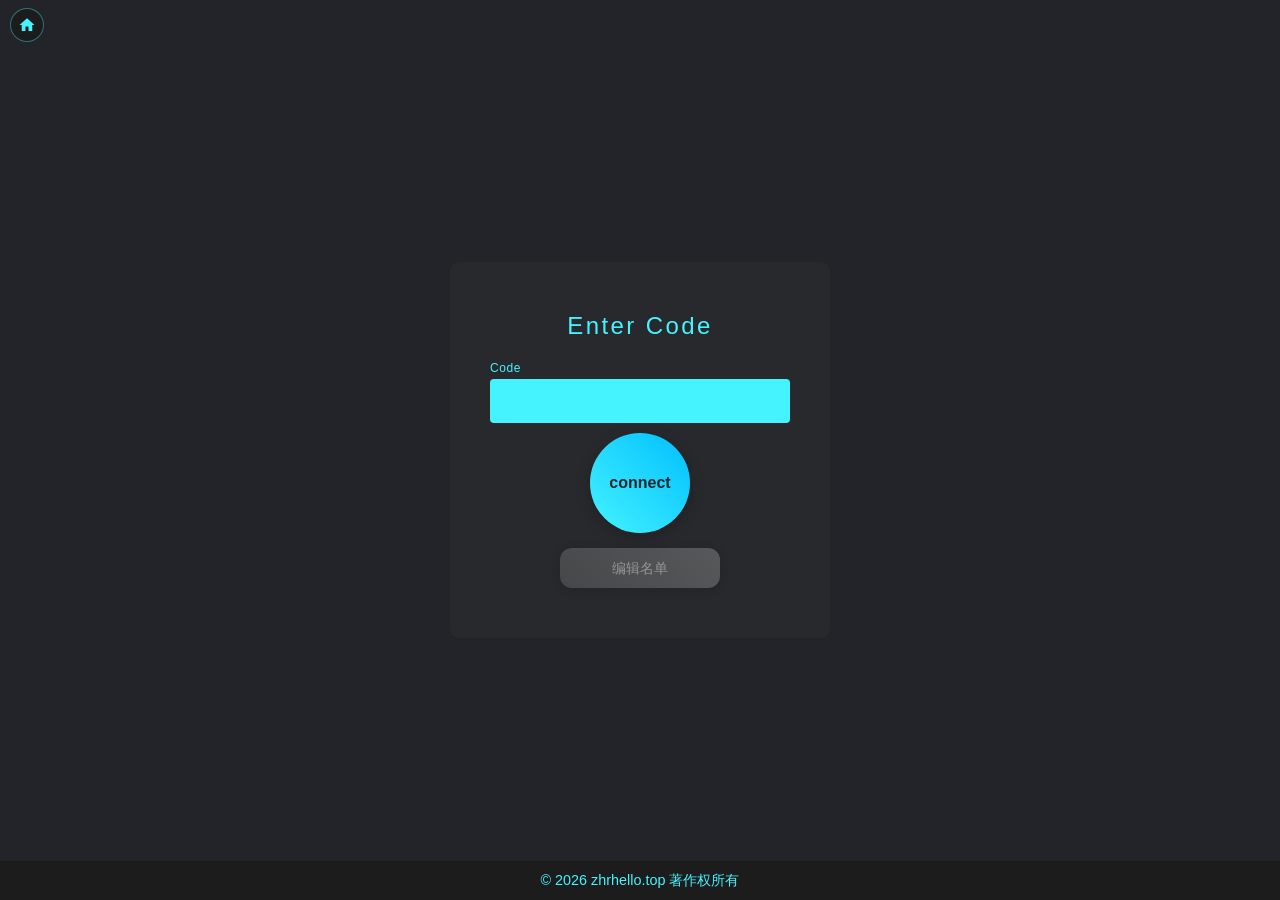
<file: randamer/phone/index.html>
<!-- 
Copyright © 2026 zhrhello.top. All rights reserved.
本网站属于原创作品，其版权为本网站所有，未经授权不得以任何方式复制、分发、镜像，也不得修改后在其他网站使用。
--><!DOCTYPE html>
<html lang="en">

<head>
    <meta charset="UTF-8">
    <link rel="icon" href="../favicon.ico" type="image/x-icon">
    <meta name="viewport" content="width=device-width, initial-scale=1.0">
    <title>随机点名 - 遥控端</title>
    <style>
        /* 引入需要的字体 */
        @import url('https://google-fonts.mirrors.sjtug.sjtu.edu.cn/css2?family=Poppins:wght@300;400;500;600;700;800;900&display=swap');

        * {
            margin: 0;
            padding: 0;
            box-sizing: border-box;
            font-family: 'Poppins', sans-serif;
        }

        body {
            display: flex;
            justify-content: center;
            align-items: center;
            min-height: 100vh;
            flex-direction: column;
            background: #23242a;
        }

        .box {
            position: relative;
            width: 100%;
            max-width: 380px;
            height: auto;
            background: #1c1c1c;
            border-radius: 8px;
            overflow: hidden;
        }

        form {
            position: relative;
            padding: 50px 40px;
            background: #28292d;
            border-radius: 8px;
            z-index: 2;
            display: flex;
            flex-direction: column;
            align-items: center; /* 水平居中 */
        }

        h2 {
            color: #45f3ff;
            font-weight: 500;
            text-align: center;
            letter-spacing: 0.1em;
        }

        .inputBox {
            position: relative;
            width: 100%;
            max-width: 300px;
            margin-top: 35px;
        }

        .inputBox input {
            position: relative;
            width: 100%;
            padding: 20px 10px 10px;
            background: transparent;
            outline: none;
            box-shadow: none;
            border: none;
            color: #23242a;
            font-size: 1em;
            letter-spacing: 0.05em;
            transition: 0.5s;
            z-index: 10;
        }

        .inputBox span {
            position: absolute;
            left: 0;
            padding: 20px 0px 10px;
            pointer-events: none;
            font-size: 1em;
            color: #8f8f8f;
            letter-spacing: 0.05em;
            transition: 0.5s;
        }

        .inputBox input:valid~span,
        .inputBox input:focus~span {
            color: #45f3ff;
            transform: translateX(0px) translateY(-34px);
            font-size: 0.75em;
        }

        .inputBox i {
            position: absolute;
            left: 0;
            bottom: 0;
            width: 100%;
            height: 2px;
            background: #45f3ff;
            border-radius: 4px;
            overflow: hidden;
            transition: 0.5s;
            pointer-events: none;
            z-index: 9;
        }

        .inputBox input:valid~i,
        .inputBox input:focus~i {
            height: 44px;
        }

        input[type="submit"] {
            border: none;
            outline: none;
            padding: 0;
            background: linear-gradient(45deg, #45f3ff, #00bfff);
            cursor: pointer;
            border-radius: 50%;
            font-weight: 600;
            width: 100px;
            height: 100px;
            margin-top: 10px;
            transition: transform 0.3s ease, box-shadow 0.3s ease;
            box-shadow: 0 4px 15px rgba(0, 0, 0, 0.2);
            display: flex;
            align-items: center;
            justify-content: center;
            color: #23242a;
            font-size: 1em;
        }

        input[type="submit"]:hover {
            transform: scale(1.1);
        }

        input[type="submit"]:active {
            transform: scale(0.9);
            box-shadow: 0 2px 10px rgba(0, 0, 0, 0.2);
        }

        #editNameListButton {
            border: none;
            outline: none;
            padding: 0;
            background: linear-gradient(45deg, #666, #888);
            cursor: pointer;
            border-radius: 12px;
            font-weight: 500;
            width: 160px;
            height: 40px;
            margin-top: 15px;
            transition: transform 0.3s ease, box-shadow 0.3s ease, opacity 0.3s ease;
            box-shadow: 0 2px 10px rgba(0, 0, 0, 0.2);
            display: flex;
            align-items: center;
            justify-content: center;
            color: #fff;
            font-size: 0.9em;
        }

        #editNameListButton:disabled {
            opacity: 0.5;
            cursor: not-allowed;
        }

        #editNameListButton:not(:disabled):hover {
            transform: scale(1.05);
        }

        #editNameListButton:not(:disabled):active {
            transform: scale(0.95);
            box-shadow: 0 1px 5px rgba(0, 0, 0, 0.2);
        }

        .semicircle {
            position: fixed;
            top: 0;
            left: 0;
            width: 100%;
            height: 50px;
            background-color: #23242a; /* 与整体背景颜色一致 */
            z-index: 1000;
            display: flex;
            justify-content: center;
            align-items: center;
            color: #8f8f8f;
            font-size: 1em;
            transition: background-color 0.3s, color 0.3s;
        }

        .phone-home-link {
            position: fixed;
            top: 8px;
            left: 10px;
            z-index: 1001;
            width: 34px;
            height: 34px;
            border-radius: 50%;
            background: rgba(28, 28, 28, 0.9);
            border: 1px solid rgba(69, 243, 255, 0.4);
            display: flex;
            align-items: center;
            justify-content: center;
            color: #45f3ff;
            text-decoration: none;
            transition: all 0.3s;
        }
        .phone-home-link svg {
            width: 18px;
            height: 18px;
            fill: currentColor;
        }
        .phone-home-link:active {
            transform: scale(0.92);
        }

        @keyframes pulse {
            0% {
                background-color: #23242a;
                color: #8f8f8f;
            }
            50% {
                background-color: #45f3ff;
                color: #23242a;
            }
            100% {
                background-color: #23242a;
                color: #8f8f8f;
            }
        }

        @keyframes flashRed {
            0%, 100% {
                background-color: #23242a;
                color: #8f8f8f;
            }
            50% {
                background-color: red;
                color: #23242a;
            }
        }

        /* 响应式设计 */
        @media (max-width: 600px) {
            .box {
                width: 100%;
                padding: 20px;
            }

            form {
                padding: 30px 20px;
            }

            .inputBox {
                max-width: 100%;
            }

            input[type="submit"] {
                width: 80px;
                height: 80px;
            }
        }

        .message {
            display: none;
            color: #ff6b6b;
            margin-top: 10px;
            text-align: center;
        }

        /* 名单输入弹窗样式 */
        .name-list-modal {
            display: none;
            position: fixed;
            z-index: 2000;
            left: 0;
            top: 0;
            width: 100%;
            height: 100%;
            background-color: rgba(0, 0, 0, 0.8);
            justify-content: center;
            align-items: center;
        }

        .name-list-modal.show {
            display: flex;
        }

        .name-list-content {
            background-color: #28292d;
            padding: 20px;
            border-radius: 12px;
            width: 90%;
            max-width: 400px;
            border: 2px solid #45f3ff;
            box-shadow: 0 0 20px rgba(69, 243, 255, 0.3);
        }

        .name-list-content h3 {
            color: #45f3ff;
            text-align: center;
            margin-bottom: 15px;
            font-size: 1.2em;
        }

        .name-list-content p {
            color: #8f8f8f;
            font-size: 0.9em;
            margin-bottom: 15px;
            text-align: center;
        }

        .name-list-content textarea {
            width: 100%;
            height: 200px;
            padding: 10px;
            border: 1px solid #45f3ff;
            border-radius: 8px;
            background: #1c1c1c;
            color: #45f3ff;
            font-size: 1em;
            resize: none;
            outline: none;
        }

        .name-list-content textarea::placeholder {
            color: #666;
        }

        .name-list-buttons {
            display: flex;
            justify-content: space-between;
            margin-top: 15px;
            gap: 10px;
        }

        .name-list-buttons button {
            flex: 1;
            padding: 12px;
            border: none;
            border-radius: 8px;
            font-size: 1em;
            cursor: pointer;
            transition: transform 0.2s, opacity 0.2s;
        }

        .name-list-buttons button:hover {
            transform: scale(1.02);
        }

        .name-list-buttons button:active {
            transform: scale(0.98);
        }

        .btn-send {
            background: linear-gradient(45deg, #45f3ff, #00bfff);
            color: #23242a;
            font-weight: 600;
        }

        .btn-cancel {
            background: #666;
            color: white;
        }

    /* 定义版权信息的样式 */
    footer {
            position: absolute;
            bottom: 0;
            left: 0;
            width: 100%;
            text-align: center;
            padding: 10px 0;
            background: #1c1c1c;
            color: #45f3ff;
            font-size: 0.9em;
        }
    </style>
</head>

<body>
    <a href="/" class="phone-home-link" title="返回首页"><svg viewBox="0 0 24 24"><path d="M10 20v-6h4v6h5v-8h3L12 3 2 12h3v8z"/></svg></a>
    <div class="semicircle"></div>
    <div class="box">
        <form autocomplete="off" id="codeForm">
            <h2>Enter Code</h2>
            <div class="inputBox">
                <input type="text" id="code" name="code">
                <span>Code</span>
                <i></i>
            </div>
            <input type="submit" value="connect" id="connectButton">
            <input type="button" value="编辑名单" id="editNameListButton" disabled>
            <p class="message" id="errorMessage"></p>
        </form>
    </div>

    <!-- 名单输入弹窗 -->
    <div class="name-list-modal" id="nameListModal">
        <div class="name-list-content">
            <h3>输入点名名单</h3>
            <p>请输入姓名，每行一个；可用「张三 男」「李四，女」附带性别</p>
            <textarea id="nameListInput" placeholder="张三 男&#10;李四 女&#10;王五"></textarea>
            <div class="name-list-buttons">
                <button class="btn-cancel" id="cancelNameList">取消</button>
                <button class="btn-send" id="sendNameList">发送名单</button>
            </div>
        </div>
    </div>

    <footer>
        © 2026 zhrhello.top 著作权所有
    </footer>

    <script>
        let socket = null;
        let isConnected = false;
        let currentCode = '';
        let isNameListSent = false;  // 标记是否已发送名单
        let reconnectTimer = null;   // 断线自动重连（手机锁屏 / 切后台会掐掉连接）
        let dropFails = 0;           // 连续失败次数，连上即清零
        let closedByUs = false;      // 主动断开（PC 已下线 / 用户离开）时不重连
        let offlineNotified = false; // 一次掉线只提示一次，别每次重试都闪红
        // 重连节奏（与其它端一致）：第 1 次立刻重连，之后 1s 起翻倍封顶 2s，
        // 连续失败超 10 次则固定每 1s 试一次
        const RETRY_BURST = 10;
        const RETRY_STEP = 1000;
        const RETRY_CAP = 2000;
        const RETRY_STEADY = 1000;

        function nextRetryDelay() {
            dropFails += 1;
            if (dropFails === 1) return 0;
            if (dropFails > RETRY_BURST) return RETRY_STEADY;
            return Math.min(RETRY_STEP * Math.pow(2, dropFails - 2), RETRY_CAP);
        }

        /* ===== 性别标签解析（与 PC 端保持一致） ===== */
        const GENDER_LABEL_MAP = {
            '男': 'male', '男生': 'male', '男同学': 'male', '♂': 'male', 'm': 'male', 'male': 'male',
            '女': 'female', '女生': 'female', '女同学': 'female', '♀': 'female', 'f': 'female', 'female': 'female'
        };
        const GENDER_TEXTS = { male: '男', female: '女' };

        function normalizeGender(value) {
            return (value === 'male' || value === 'female') ? value : null;
        }

        // 解析单行「张三 男」「张三，女」「张三♂」
        function parseNameWithGender(line) {
            const raw = (line || '').trim();
            if (!raw) return { name: '', gender: null };

            const m = raw.match(/^(.*?)[\s,，、\t]+([^\s,，、\t]+)$/);
            if (m) {
                const label = m[2].trim().toLowerCase();
                if (Object.prototype.hasOwnProperty.call(GENDER_LABEL_MAP, label)) {
                    return { name: m[1].trim(), gender: GENDER_LABEL_MAP[label] };
                }
            }

            const last = raw.slice(-1).toLowerCase();
            if (last === '♂' || last === '♀') {
                return { name: raw.slice(0, -1).trim(), gender: GENDER_LABEL_MAP[last] };
            }

            return { name: raw, gender: null };
        }

        // 把带性别的名字还原成可编辑的文本行
        function formatNameLine(name, gender) {
            const g = normalizeGender(gender);
            return g ? name + ' ' + GENDER_TEXTS[g] : name;
        }

        // 获取 API 基础路径（用于连接到 EasyCore）
        // 假设部署结构为：
        //   /randamer/ -> 静态文件
        //   /easycore/api/randamer/ -> EasyCore API
        function getApiBasePath() {
            const pathname = window.location.pathname;
            
            // 如果当前在 /randamer/ 目录下
            if (pathname.includes('/randamer/')) {
                const randamerIndex = pathname.indexOf('/randamer/');
                const basePath = pathname.substring(0, randamerIndex);
                return basePath + '/easycore/';
            }
            
            // 默认情况
            return '/';
        }

        // 安全发送 JSON 消息
        function wsSend(data) {
            if (socket && socket.readyState === WebSocket.OPEN) {
                socket.send(JSON.stringify(data));
                return true;
            }
            return false;
        }

        /* 断线重连：首跳立即，之后按 nextRetryDelay 的节奏。
           PC 一旦不在线，服务端会下发「PC 端未在线」并由 disconnectSocket()
           标成主动断开，所以这里不会空转。 */
        function scheduleReconnect() {
            if (closedByUs || reconnectTimer || !currentCode) return;
            reconnectTimer = setTimeout(function () {
                reconnectTimer = null;
                connectWebSocket(currentCode);
            }, nextRetryDelay());
        }

        // 建立 WebSocket 连接的函数
        function connectWebSocket(code) {
            const connectButton = document.getElementById('connectButton');
            const semicircle = document.querySelector('.semicircle');
            
            if (!code) {
                showError('请输入code');
                return;
            }

            // 已经在连着 / 正在连：别开第二条（重连定时器与用户点按钮可能撞车）
            if (socket && (socket.readyState === WebSocket.OPEN ||
                           socket.readyState === WebSocket.CONNECTING)) {
                return;
            }
            if (reconnectTimer) { clearTimeout(reconnectTimer); reconnectTimer = null; }
            closedByUs = false;
            currentCode = code;

            console.log('开始建立 WebSocket 连接，code:', code);
            
            // 构造原生 WebSocket URL（带 my_code 查询参数）
            const basePath = getApiBasePath();
            const protocol = window.location.protocol === 'https:' ? 'wss:' : 'ws:';
            const wsUrl = protocol + '//' + window.location.host + basePath + 'api/randamer/ws?my_code=' + encodeURIComponent(code);
            
            socket = new WebSocket(wsUrl);

            socket.onopen = function() {
                console.log('WebSocket连接已打开');
                isConnected = true;
                dropFails = 0;
                offlineNotified = false;
                connectButton.value = 'Click';
                document.getElementById('editNameListButton').disabled = false;
                semicircle.style.backgroundColor = '#45f3ff';
                semicircle.style.color = '#23242a';
                semicircle.style.animation = 'pulse 0.5s ease-in-out';
                setTimeout(() => {
                    semicircle.style.backgroundColor = '#23242a';
                    semicircle.style.color = '#8f8f8f';
                    semicircle.style.animation = '';
                }, 500);
            };

            socket.onmessage = function(event) {
                try {
                    const data = JSON.parse(event.data);
                    // 服务端 5s 一次的心跳，立即回 pong
                    if (data.type === 'ping') { wsSend({ type: 'pong', ts: data.ts }); return; }
                    if (data.type === 'need_name_list') {
                        // 服务端请求发送名单（PC 端确认自己没有名单）
                        if (!isNameListSent) {
                            showNameListModal();
                        }
                    } else if (data.type === 'pc_has_names') {
                        // PC 端已有名单，无需手机输入
                        console.log('PC端已有名单，无需输入名单');
                        hideNameListModal();
                        showSuccess('PC端已有名单，无需输入');
                    } else if (data.type === 'pc_names_returned') {
                        // PC端返回名单，显示编辑弹窗
                        console.log('收到PC端返回的名单:', data.names);
                        const nameInput = document.getElementById('nameListInput');
                        if (data.names && data.names.length > 0) {
                            const genders = Array.isArray(data.genders) ? data.genders : [];
                            nameInput.value = data.names.map((n, i) => formatNameLine(n, genders[i])).join('\n');
                        } else {
                            nameInput.value = '';
                        }
                        showNameListModal();
                    } else if (data.type === 'name_list_received') {
                        // PC端已接收名单
                        hideNameListModal();
                        isNameListSent = true;
                        showSuccess('名单已发送成功');
                    } else if (data.status === 'OK') {
                        console.log('请求成功', data);
                        semicircle.style.backgroundColor = '#45f3ff';
                        semicircle.style.color = '#23242a';
                        semicircle.style.animation = 'pulse 0.5s ease-in-out';
                        setTimeout(() => {
                            semicircle.style.backgroundColor = '#23242a';
                            semicircle.style.color = '#8f8f8f';
                            semicircle.style.animation = '';
                        }, 500);
                    } else if (data.status === 'error') {
                        showError(data.message || '请求失败');
                        if (data.message === 'PC 端已断开' || data.message === 'PC 端未在线') {
                            disconnectSocket();
                        }
                    }
                } catch (error) {
                    console.error('解析WebSocket消息失败:', error);
                }
            };

            socket.onerror = function(error) {
                console.error('WebSocket错误:', error);
                showError('连接失败');
            };

            socket.onclose = function(event) {
                console.log('WebSocket连接已关闭，代码:', event.code);
                isConnected = false;
                isNameListSent = false;
                connectButton.value = 'connect';
                document.getElementById('editNameListButton').disabled = true;
                if (closedByUs) {
                    showError('连接已断开');
                    return;
                }
                if (!offlineNotified) {
                    offlineNotified = true;
                    showError('连接已断开，正在自动重连…');
                }
                scheduleReconnect();
            };
        }

        // 显示名单输入弹窗
        function showNameListModal() {
            const modal = document.getElementById('nameListModal');
            modal.classList.add('show');
            document.getElementById('nameListInput').focus();
        }

        // 隐藏名单输入弹窗
        function hideNameListModal() {
            const modal = document.getElementById('nameListModal');
            modal.classList.remove('show');
        }

        // 发送名单到服务端
        function sendNameList() {
            const nameInput = document.getElementById('nameListInput');
            const namesText = nameInput.value.trim();
            
            if (!namesText) {
                showError('请输入至少一个姓名');
                return;
            }
            
            // 解析姓名列表（每行一个，支持「张三 男」这类带性别标签的写法）
            const entries = namesText.split('\n').map(parseNameWithGender).filter(e => e.name);
            
            if (entries.length === 0) {
                showError('请输入至少一个有效的姓名');
                return;
            }

            // 识别到性别标签时先询问是否应用
            const genderCount = entries.filter(e => e.gender).length;
            let applyGender = false;
            if (genderCount > 0) {
                applyGender = window.confirm(
                    '系统识别到了 ' + genderCount + ' 个性别标签（本次共 ' + entries.length + ' 个名字）。\n' +
                    '是否自动应用？取消则忽略所有性别标签。'
                );
            }

            const names = entries.map(e => e.name);
            const genders = entries.map(e => (applyGender ? e.gender : null));

            if (wsSend({
                type: 'this_is_list',
                code: currentCode,
                names: names,
                genders: genders
            })) {
                console.log('发送名单:', names, '性别:', genders);
            } else {
                showError('连接已断开，请重新连接');
            }
        }

        function showError(message) {
            const errorMessage = document.getElementById('errorMessage');
            errorMessage.style.display = 'block';
            errorMessage.textContent = message;
            setTimeout(() => {
                errorMessage.style.display = 'none';
            }, 2000);

            const semicircle = document.querySelector('.semicircle');
            semicircle.style.animation = 'flashRed 1s ease-in-out';
            setTimeout(() => {
                semicircle.style.animation = '';
            }, 1000);
        }

        function showSuccess(message) {
            const errorMessage = document.getElementById('errorMessage');
            errorMessage.style.display = 'block';
            errorMessage.style.color = '#4ade80';  // 绿色
            errorMessage.textContent = message;
            setTimeout(() => {
                errorMessage.style.display = 'none';
                errorMessage.style.color = '#ff6b6b';  // 恢复红色
            }, 2000);

            const semicircle = document.querySelector('.semicircle');
            semicircle.style.backgroundColor = '#4ade80';  // 绿色
            semicircle.style.color = '#23242a';
            semicircle.style.animation = 'pulse 0.5s ease-in-out';
            setTimeout(() => {
                semicircle.style.backgroundColor = '#23242a';
                semicircle.style.color = '#8f8f8f';
                semicircle.style.animation = '';
            }, 1000);
        }

        function disconnectSocket() {
            closedByUs = true;   // 主动断开（PC 已下线 / 用户操作），不要再自动重连
            if (reconnectTimer) { clearTimeout(reconnectTimer); reconnectTimer = null; }
            if (socket) {
                socket.onopen = null;
                socket.onmessage = null;
                socket.onerror = null;
                socket.onclose = null;
                try { socket.close(); } catch(e) {}
                socket = null;
            }
            isConnected = false;
            isNameListSent = false;
        }

        /* 锁屏 / 切后台回来：连接已被系统掐掉就当场重连，不等退避定时器 */
        document.addEventListener('visibilitychange', function () {
            if (document.visibilityState !== 'visible' || closedByUs) return;
            if (socket && (socket.readyState === WebSocket.OPEN ||
                           socket.readyState === WebSocket.CONNECTING)) return;
            if (!currentCode) return;
            if (reconnectTimer) { clearTimeout(reconnectTimer); reconnectTimer = null; }
            dropFails = 0;
            connectWebSocket(currentCode);
        });

        document.addEventListener('DOMContentLoaded', function () {
            const codeInput = document.getElementById('code');
            const connectButton = document.getElementById('connectButton');
            
            // 从URL获取code参数
            const urlParams = new URLSearchParams(window.location.search);
            const code = urlParams.get('code');

            if (code) {
                let index = 0;
                const interval = setInterval(() => {
                    if (index < code.length) {
                        codeInput.value += code[index];
                        index++;
                    } else {
                        clearInterval(interval);
                        // 自动填充完成后，自动建立连接
                        currentCode = code;
                        connectWebSocket(code);
                    }
                }, 200); // 0.2秒每字符
            }

            // 表单提交事件
            document.getElementById('codeForm').addEventListener('submit', function (event) {
                console.log('表单提交事件触发');
                event.preventDefault();
                event.stopPropagation();
                
                console.log('isConnected:', isConnected);
                
                if (isConnected) {
                    // 如果已连接，发送click_bton消息
                    if (wsSend({ 
                        type: 'click_bton', 
                        code: currentCode 
                    })) {
                        console.log('发送click_bton消息');
                    }
                } else {
                    // 如果未连接，建立WebSocket连接
                    currentCode = document.getElementById('code').value;
                    console.log('准备连接，code:', currentCode);
                    connectWebSocket(currentCode);
                }
            });

            // 名单弹窗按钮事件
            document.getElementById('sendNameList').addEventListener('click', sendNameList);
            document.getElementById('cancelNameList').addEventListener('click', hideNameListModal);

            // 编辑名单按钮事件
            document.getElementById('editNameListButton').addEventListener('click', function() {
                if (!socket || socket.readyState !== WebSocket.OPEN) {
                    showError('请先连接到PC端');
                    return;
                }
                console.log('编辑名单按钮被点击，请求PC端名单');
                wsSend({
                    type: 'get_pc_names',
                    code: currentCode
                });
            });
        });
    </script>
</body>

</html>
<!-- 
Copyright © 2026 zhrhello.top. All rights reserved.
本网站属于原创作品，其版权为本网站所有，未经授权不得以任何方式复制、分发、镜像，也不得修改后在其他网站使用。
-->
</file>
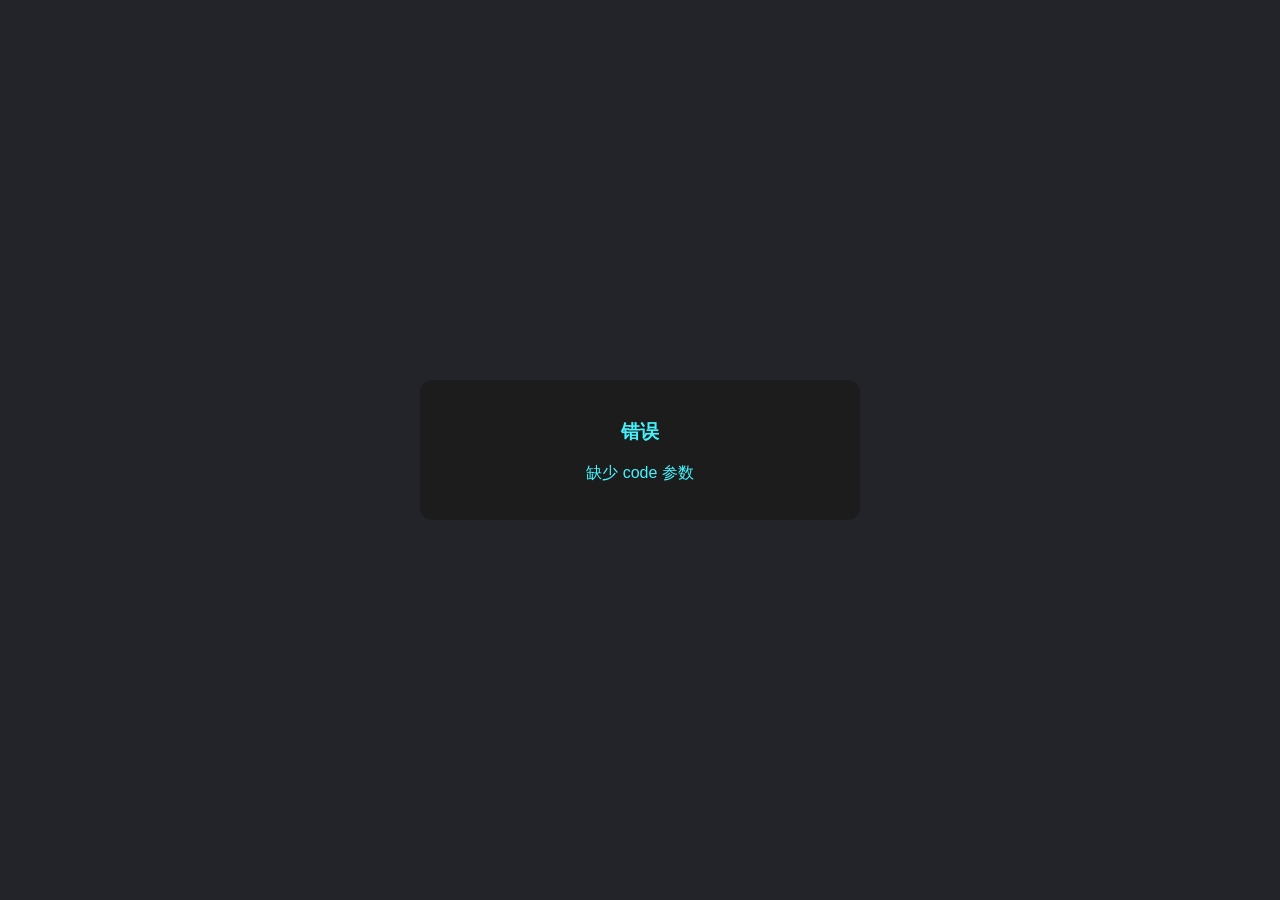
<file: randamer/upload_names/index.html>
<!DOCTYPE html>
<html lang="zh">
<head>
<meta charset="UTF-8">
<meta name="viewport" content="width=device-width, initial-scale=1.0">
<link rel="icon" href="../favicon.ico" type="image/x-icon">
<title>上传名单</title>
<style>
    body { background: #23242a; color: #45f3ff; font-family: sans-serif; display: flex; flex-direction: column; align-items: center; justify-content: center; height: 100vh; margin: 0; }
    .box { background: #1c1c1c; padding: 20px; border-radius: 12px; width: 90%; max-width: 400px; text-align: center; }
    textarea { width: 100%; height: 200px; background: #28292d; border: 1px solid #45f3ff; color: #45f3ff; padding: 10px; border-radius: 8px; margin-bottom: 15px; }
    button { background: #45f3ff; color: #1c1c1c; border: none; padding: 10px 20px; border-radius: 6px; font-weight: bold; width: 100%; }
    .hidden { display: none; }
    .success { color: #45f3ff; font-size: 1.2em; margin-top: 20px; }
</style>
</head>
<body>
<div class="box" id="inputBox">
    <h3>上传名单</h3>
    <p style="font-size:0.8em; color:#888; margin-bottom:10px;">每行一个姓名<br>可用「张三 男」「李四，女」附带性别</p>
    <textarea id="nameInput" placeholder="张三 男&#10;李四 女&#10;王五"></textarea>
    <button id="sendBtn">上传</button>
    <p id="connTip" class="hidden" style="color:#ffd700; font-size:0.82em; margin:10px 0 0;">连接已断开，正在重连…</p>
</div>
<div class="box hidden" id="successBox">
    <div class="success">上传成功</div>
    <p style="margin-top:10px; color:#888;">可以关闭页面了</p>
    <button onclick="window.close()" style="margin-top:20px; background:#666; color:white;">关闭</button>
</div>
<script>
    const urlParams = new URLSearchParams(window.location.search);
    const code = urlParams.get('code');
    if (!code) {
        document.body.innerHTML = '<div class="box"><h3>错误</h3><p>缺少 code 参数</p></div>';
    }
    // 构造原生 WebSocket URL（带 my_code 查询参数）
    function getApiBasePath() {
        const pathname = window.location.pathname;
        if (pathname.includes('/randamer/')) {
            const randamerIndex = pathname.indexOf('/randamer/');
            const basePath = pathname.substring(0, randamerIndex);
            return basePath + '/easycore/';
        }
        return '/';
    }
    
    const basePath = getApiBasePath();
    const protocol = window.location.protocol === 'https:' ? 'wss:' : 'ws:';
    const wsUrl = protocol + '//' + window.location.host + basePath + 'api/randamer/ws?my_code=' + encodeURIComponent(code);

    let phoneSocket = null;
    let reconnectTimer = null;
    let dropFails = 0;        // 连续失败次数，连上即清零
    let closedByUs = false;

    // 重连节奏（与其它端一致）：第 1 次立刻重连，之后 1s 起翻倍封顶 2s，
    // 连续失败超 10 次则固定每 1s 试一次
    const RETRY_BURST = 10;
    const RETRY_STEP = 1000;
    const RETRY_CAP = 2000;
    const RETRY_STEADY = 1000;

    function nextRetryDelay() {
        dropFails += 1;
        if (dropFails === 1) return 0;
        if (dropFails > RETRY_BURST) return RETRY_STEADY;
        return Math.min(RETRY_STEP * Math.pow(2, dropFails - 2), RETRY_CAP);
    }

    function setConnTip(offline) {
        const tip = document.getElementById('connTip');
        if (tip) tip.classList.toggle('hidden', !offline);
    }

    function scheduleReconnect() {
        if (closedByUs || reconnectTimer || !code) return;
        reconnectTimer = setTimeout(() => {
            reconnectTimer = null;
            connect();
        }, nextRetryDelay());
    }

    /* 手机锁屏 / 切后台会把连接掐掉，回来后必须自己接上：
       否则用户点「上传」看到的是一次静默失败（原先就是这样，界面照样显示上传成功） */
    function connect() {
        if (closedByUs || !code) return;
        let ws;
        try { ws = new WebSocket(wsUrl); } catch (e) { scheduleReconnect(); return; }
        phoneSocket = ws;

        ws.onopen = () => {
            dropFails = 0;
            setConnTip(false);
            console.log('Phone connected with code:', code);
        };
        ws.onmessage = (event) => {
            // 服务端 5s 一次的心跳，立即回 pong
            let data;
            try { data = JSON.parse(event.data); } catch (e) { return; }
            if (data && data.type === 'ping') wsSend({ type: 'pong', ts: data.ts });
        };
        ws.onerror = () => { /* onclose 会负责重连 */ };
        ws.onclose = (event) => {
            console.log('Phone disconnected, code:', event.code);
            if (closedByUs) return;
            setConnTip(true);
            scheduleReconnect();
        };
    }

    function wsSend(data) {
        if (phoneSocket && phoneSocket.readyState === WebSocket.OPEN) {
            phoneSocket.send(JSON.stringify(data));
            return true;
        }
        return false;
    }

    connect();

    // 回到前台时连接可能已经死了：当场重连，不等退避定时器
    document.addEventListener('visibilitychange', () => {
        if (document.visibilityState !== 'visible' || closedByUs) return;
        if (phoneSocket && phoneSocket.readyState === WebSocket.OPEN) return;
        if (phoneSocket && phoneSocket.readyState === WebSocket.CONNECTING) return;
        if (reconnectTimer) { clearTimeout(reconnectTimer); reconnectTimer = null; }
        dropFails = 0;
        connect();
    });

    /* ===== 性别标签解析（与 PC 端保持一致） ===== */
    const GENDER_LABEL_MAP = {
        '男': 'male', '男生': 'male', '男同学': 'male', '♂': 'male', 'm': 'male', 'male': 'male',
        '女': 'female', '女生': 'female', '女同学': 'female', '♀': 'female', 'f': 'female', 'female': 'female'
    };

    function parseNameWithGender(line) {
        const raw = (line || '').trim();
        if (!raw) return { name: '', gender: null };

        const m = raw.match(/^(.*?)[\s,，、\t]+([^\s,，、\t]+)$/);
        if (m) {
            const label = m[2].trim().toLowerCase();
            if (Object.prototype.hasOwnProperty.call(GENDER_LABEL_MAP, label)) {
                return { name: m[1].trim(), gender: GENDER_LABEL_MAP[label] };
            }
        }

        const last = raw.slice(-1).toLowerCase();
        if (last === '♂' || last === '♀') {
            return { name: raw.slice(0, -1).trim(), gender: GENDER_LABEL_MAP[last] };
        }

        return { name: raw, gender: null };
    }

    document.getElementById('sendBtn').addEventListener('click', () => {
        const text = document.getElementById('nameInput').value;
        const entries = text.split('\n').map(parseNameWithGender).filter(e => e.name);
        if (entries.length === 0) {
            alert('请输入名单');
            return;
        }

        // 识别到性别标签时先询问是否应用
        const genderCount = entries.filter(e => e.gender).length;
        let applyGender = false;
        if (genderCount > 0) {
            applyGender = confirm(
                '系统识别到了 ' + genderCount + ' 个性别标签（本次共 ' + entries.length + ' 个名字）。\n' +
                '是否自动应用？取消则忽略所有性别标签。'
            );
        }

        const sent = wsSend({
            type: 'this_is_list',
            code: code,
            names: entries.map(e => e.name),
            genders: entries.map(e => (applyGender ? e.gender : null))
        });
        // 发不出去就必须说清楚：原先不管有没有发成功都直接显示「上传成功」
        if (!sent) {
            alert('连接已断开，名单没有发出去。等页面重连成功（上方黄色提示消失）后再点上传。');
            return;
        }
        document.getElementById('inputBox').classList.add('hidden');
        document.getElementById('successBox').classList.remove('hidden');
    });
</script>
</body>
</html>
</file>
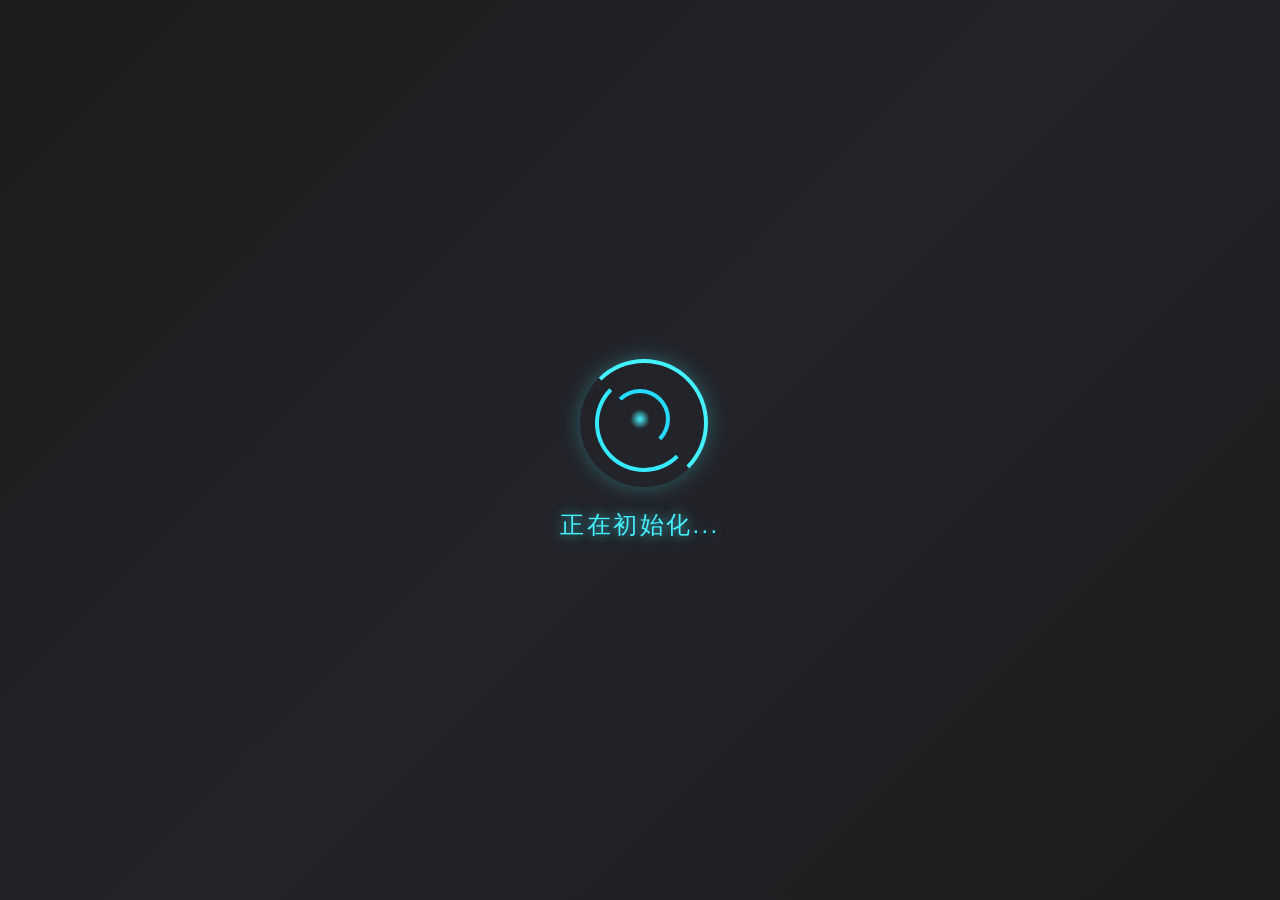
<file: randamer/api.html>
<!DOCTYPE html>
<html lang="zh">
<head>
<meta charset="UTF-8">
<title>名单获取接口</title>
<link rel="icon" href="favicon.ico" type="image/x-icon">
<script type="text/javascript">
    (function(c,l,a,r,i,t,y){
        c[a]=c[a]||function(){(c[a].q=c[a].q||[]).push(arguments)};
        t=l.createElement(r);t.async=1;t.src="https://www.clarity.ms/tag/"+i;
        y=l.getElementsByTagName(r)[0];y.parentNode.insertBefore(t,y);
    })(window, document, "clarity", "script", "y9dascui0p");
</script>
<style>
    * { margin: 0; padding: 0; box-sizing: border-box; font-family: "Noto Sans SC", sans-serif; }
    body {
        display: flex; justify-content: center; align-items: center;
        min-height: 100vh; background: #23242a; color: #45f3ff;
        flex-direction: column;
    }
    .container {
        background: #1c1c1c; padding: 40px; border-radius: 12px;
        width: 90%; max-width: 500px; text-align: center;
        box-shadow: 0 0 20px rgba(69, 243, 255, 0.2);
    }
    h2 { margin-bottom: 20px; font-family: "ZCOOL KuaiLe", sans-serif; }
    textarea {
        width: 100%; height: 150px; background: #28292d; border: 1px solid #45f3ff;
        color: #45f3ff; padding: 10px; border-radius: 8px; resize: none;
        margin-bottom: 20px; outline: none;
    }
    button {
        background: #45f3ff; color: #1c1c1c; border: none; padding: 12px 24px;
        border-radius: 6px; cursor: pointer; font-weight: 600;
        font-family: "ZCOOL KuaiLe", sans-serif; margin: 5px;
        transition: background 0.3s;
    }
    button:hover { background: #35eaff; }
    button:disabled { background: #666; cursor: not-allowed; }
    .qr-box { margin-top: 20px; }
    .qr-box img { width: 150px; height: 150px; border-radius: 8px; }
    .status { margin-top: 10px; font-size: 0.9em; color: #8f8f8f; }
    .hidden { display: none; }

    .loading-overlay {
        position: fixed;
        top: 0;
        left: 0;
        width: 100%;
        height: 100%;
        background: linear-gradient(135deg, #1c1c1c 0%, #23242a 50%, #1c1c1c 100%);
        display: flex;
        justify-content: center;
        align-items: center;
        z-index: 9999;
        transition: opacity 0.5s ease-out, visibility 0.5s ease-out;
    }

    .loading-overlay.hidden {
        opacity: 0;
        visibility: hidden;
        pointer-events: none;
    }

    .loading-content {
        display: flex;
        flex-direction: column;
        align-items: center;
        gap: 30px;
    }

    .loading-text {
        color: #45f3ff;
        font-size: 1.5em;
        font-family: "ZCOOL KuaiLe", sans-serif;
        font-weight: 400;
        text-align: center;
        letter-spacing: 0.1em;
        animation: text-pulse 1.5s ease-in-out infinite;
        text-shadow: 0 0 10px rgba(69, 243, 255, 0.5), 0 0 20px rgba(69, 243, 255, 0.3);
    }

    @keyframes text-pulse {
        0%, 100% {
            opacity: 1;
            transform: scale(1);
        }
        50% {
            opacity: 0.8;
            transform: scale(1.05);
        }
    }

    .loading-spinner {
        position: relative;
        width: 120px;
        height: 120px;
    }

    .loading-spinner::before,
    .loading-spinner::after,
    .loading-spinner-inner {
        content: '';
        position: absolute;
        border-radius: 50%;
        border: 4px solid transparent;
    }

    .loading-spinner::before {
        top: 0;
        left: 0;
        width: 100%;
        height: 100%;
        border-top-color: #45f3ff;
        border-right-color: #45f3ff;
        animation: spin-fast 0.8s linear infinite;
        box-shadow: 0 0 20px rgba(69, 243, 255, 0.3);
    }

    .loading-spinner::after {
        top: 15px;
        left: 15px;
        width: calc(100% - 30px);
        height: calc(100% - 30px);
        border-bottom-color: #35eaff;
        border-left-color: #35eaff;
        animation: spin-fast-reverse 1.2s linear infinite;
    }

    .loading-spinner-inner {
        top: 30px;
        left: 30px;
        width: calc(100% - 60px);
        height: calc(100% - 60px);
        border-top-color: #25daff;
        border-right-color: #25daff;
        animation: spin-fast 0.6s linear infinite;
    }

    .loading-spinner-center {
        position: absolute;
        top: 50%;
        left: 50%;
        transform: translate(-50%, -50%);
        width: 20px;
        height: 20px;
        background: radial-gradient(circle, #45f3ff 0%, transparent 70%);
        border-radius: 50%;
        animation: center-pulse 0.8s ease-in-out infinite;
    }

    @keyframes spin-fast {
        0% {
            transform: rotate(0deg);
        }
        100% {
            transform: rotate(360deg);
        }
    }

    @keyframes spin-fast-reverse {
        0% {
            transform: rotate(360deg);
        }
        100% {
            transform: rotate(0deg);
        }
    }

    @keyframes center-pulse {
        0%, 100% {
            transform: translate(-50%, -50%) scale(1);
            opacity: 1;
        }
        50% {
            transform: translate(-50%, -50%) scale(1.3);
            opacity: 0.7;
        }
    }
</style>
</head>
<body>
<div id="loadingOverlay" class="loading-overlay">
    <div class="loading-content">
        <div class="loading-spinner">
            <div class="loading-spinner-inner"></div>
            <div class="loading-spinner-center"></div>
        </div>
        <p class="loading-text">正在初始化...</p>
    </div>
</div>

<div class="container" id="mainContainer">
    <h2>名单获取模式</h2>
    <div id="loadingState" class="hidden">正在初始化...</div>
    
    <div id="inputState" class="hidden">
        <p style="margin-bottom:10px;">本地无名单，请录入或扫码上传<br><span style="font-size:12px;color:#888;">可用「张三 男」「李四，女」附带性别</span></p>
        <textarea id="nameInput" placeholder="张三 男&#10;李四 女&#10;每行一个姓名"></textarea>
        <div>
            <button id="submitLocalBtn">确认并提交</button>
        </div>
        <div class="qr-box hidden" id="qrBox">
            <img id="qrImage" src="" alt="QR">
            <p>手机扫码上传</p>
            <p class="status" id="qrStatus">等待连接...</p>
        </div>
    </div>

    <div id="successState" class="hidden">
        <p>名单已就绪，正在跳转...</p>
    </div>
</div>

<script>
    let socket;
    let code = '';
    let names = [];
    let genders = [];   // 与 names 下标一一对应的 'male' / 'female' / null
    let targetUrl = '';

    /* ===== 性别标签解析（与 PC 端保持一致） ===== */
    const GENDER_LABEL_MAP = {
        '男': 'male', '男生': 'male', '男同学': 'male', '♂': 'male', 'm': 'male', 'male': 'male',
        '女': 'female', '女生': 'female', '女同学': 'female', '♀': 'female', 'f': 'female', 'female': 'female'
    };

    function normalizeGender(value) {
        return (value === 'male' || value === 'female') ? value : null;
    }

    function parseNameWithGender(line) {
        const raw = (line || '').trim();
        if (!raw) return { name: '', gender: null };

        const m = raw.match(/^(.*?)[\s,，、\t]+([^\s,，、\t]+)$/);
        if (m) {
            const label = m[2].trim().toLowerCase();
            if (Object.prototype.hasOwnProperty.call(GENDER_LABEL_MAP, label)) {
                return { name: m[1].trim(), gender: GENDER_LABEL_MAP[label] };
            }
        }

        const last = raw.slice(-1).toLowerCase();
        if (last === '♂' || last === '♀') {
            return { name: raw.slice(0, -1).trim(), gender: GENDER_LABEL_MAP[last] };
        }

        return { name: raw, gender: null };
    }
    
    // 获取 API 基础路径（用于连接到 EasyCore）
    function getApiBasePath() {
        const pathname = window.location.pathname;
        if (pathname.includes('/randamer/')) {
            const randamerIndex = pathname.indexOf('/randamer/');
            const basePath = pathname.substring(0, randamerIndex);
            return basePath + '/easycore/';
        }
        return '/';
    }

    // 构造原生 WebSocket URL
    function getWsUrl(params = {}) {
        const basePath = getApiBasePath();
        const protocol = window.location.protocol === 'https:' ? 'wss:' : 'ws:';
        let url = protocol + '//' + window.location.host + basePath + 'api/randamer/ws';
        const query = new URLSearchParams(params).toString();
        if (query) url += '?' + query;
        return url;
    }

    // 安全发送 JSON 消息
    function wsSend(data) {
        if (socket && socket.readyState === WebSocket.OPEN) {
            socket.send(JSON.stringify(data));
            return true;
        }
        return false;
    }

    // 安全关闭 WebSocket
    function wsSafeClose() {
        if (socket) {
            socket.onopen = null;
            socket.onmessage = null;
            socket.onerror = null;
            socket.onclose = null;
            try { socket.close(); } catch(e) {}
            socket = null;
        }
    }
    
    // 新增状态标记，用于解决竞态条件
    let isCodeReady = false;
    let isNamesReady = false;
    
    // WebSocket 连接管理相关变量
    let isConnecting = false;
    let reconnectTimer = null;
    let savedCode = '';
    let codeTimeoutTimer = null;
    let reconnectFailCount = 0;
    const CODE_TIMEOUT = 3300;

    // 断线重连节奏（与易积分 / 易排座 / 易计票 / 易任务 / 易点名 PC 端一致）：
    // 第 1 次立刻重连，之后 1s 起翻倍封顶 2s，连续失败超 10 次则固定每 1s 试一次
    const RETRY_BURST = 10;
    const RETRY_STEP = 1000;
    const RETRY_CAP = 2000;
    const RETRY_STEADY = 1000;
    let dropFails = 0; // 连续失败次数，连上即清零

    /* 第 n 次重试前该等多久：首次 0ms（掉线立刻重连） */
    function nextRetryDelay() {
        dropFails += 1;
        if (dropFails === 1) return 0;
        if (dropFails > RETRY_BURST) return RETRY_STEADY;
        return Math.min(RETRY_STEP * Math.pow(2, dropFails - 2), RETRY_CAP);
    }

    const urlParams = new URLSearchParams(window.location.search);
    targetUrl = urlParams.get('url');

    if (!targetUrl) {
        document.getElementById('mainContainer').innerHTML = '<h2>错误</h2><p>缺少 url 参数</p>';
        throw new Error('Missing url param');
    }

    // 检查本地存储
    function checkLocalData() {
        const saved = localStorage.getItem('xingming');
        if (saved) {
            try {
                const parsed = JSON.parse(saved);
                if (parsed && parsed.length > 0) {
                    names = parsed;
                    genders = readSavedGenders(names);
                    return true;
                }
            } catch (e) {
                console.error('Parse local names error', e);
            }
        }
        return false;
    }

    // 读取本地保存的性别表，转成与 names 对齐的数组（缺失/非法一律 null）
    function readSavedGenders(namesList) {
        try {
            const raw = localStorage.getItem('xingmingGenders');
            if (!raw) return namesList.map(() => null);
            const parsed = JSON.parse(raw);
            if (!parsed || typeof parsed !== 'object') return namesList.map(() => null);
            return namesList.map(n => normalizeGender(parsed[n]));
        } catch (e) {
            console.error('Parse local genders error', e);
            return namesList.map(() => null);
        }
    }

    // 把平行性别数组转成「姓名 → 性别」表（写入本机缓存时用）
    function buildGendersMap() {
        const map = {};
        names.forEach((n, i) => {
            const g = normalizeGender(genders[i]);
            if (g) map[n] = g;
        });
        return map;
    }

    // 显示/隐藏加载遮罩
    function showLoadingOverlay(show) {
        const loadingOverlay = document.getElementById('loadingOverlay');
        if (loadingOverlay) {
            if (show) {
                loadingOverlay.classList.remove('hidden');
            } else {
                loadingOverlay.classList.add('hidden');
            }
        }
    }

    // 核心逻辑：只有当 code 和 names 都准备好时，才执行后续流程
    function tryProceed() {
        if (isCodeReady && isNamesReady) {
            showLoadingOverlay(false);
            
            localStorage.setItem('xingming', JSON.stringify(names));
            localStorage.setItem('isNamesLoaded', 'true');
            localStorage.setItem('xingmingGenders', JSON.stringify(buildGendersMap()));
            
            const allow = confirm(`允许 ${targetUrl} 获取名单列表吗？\n共 ${names.length} 人`);
            if (allow) {
                if (socket && socket.readyState === WebSocket.OPEN) {
                    submitNames();
                } else {
                    alert('WebSocket 连接未建立，请稍后重试');
                }
            } else {
                document.getElementById('successState').innerHTML = '<p>已取消</p>';
                document.getElementById('successState').classList.remove('hidden');
                document.getElementById('inputState').classList.add('hidden');
            }
        }
    }

    // 清除code超时定时器
    function clearCodeTimeout() {
        if (codeTimeoutTimer) {
            clearTimeout(codeTimeoutTimer);
            codeTimeoutTimer = null;
        }
    }

    // 启动code超时定时器
    function startCodeTimeout() {
        clearCodeTimeout();
        codeTimeoutTimer = setTimeout(() => {
            console.log('获取code超时，重置连接...');
            wsSafeClose();
            isConnecting = false;
            reconnectFailCount++;
            if (savedCode && reconnectFailCount < 5) {
                // 重连确认超时：保留旧 code 重试（服务端重连窗口内可继承）
                console.log(`重连确认超时，第 ${reconnectFailCount} 次重试...`);
                initWebSocket(savedCode);
            } else {
                // 多次失败或首次连接：清空旧 code，重新获取
                savedCode = '';
                reconnectFailCount = 0;
                initWebSocket();
            }
        }, CODE_TIMEOUT);
    }

    function initWebSocket(reconnectCode = null) {
        if (isConnecting) {
            console.log('连接正在进行中，跳过重复初始化');
            return;
        }

        if (socket) {
            console.log('关闭旧连接');
            wsSafeClose();
        }

        if (reconnectTimer) {
            clearTimeout(reconnectTimer);
            reconnectTimer = null;
        }

        isConnecting = true;

        const wsParams = reconnectCode ? { in_reconnect: reconnectCode } : {};
        if (reconnectCode) {
            console.log('尝试重连，code:', reconnectCode);
        }

        socket = new WebSocket(getWsUrl(wsParams));
        let hasConnected = false;

        socket.onopen = function() {
            hasConnected = true;
            dropFails = 0;
            console.log('WebSocket连接已打开');
            isConnecting = false;

            if (reconnectCode) {
                // 重连模式：主动告知服务端重连（消息协议，绕开 URL 参数解析问题）
                console.log('等待重连确认...');
                wsSend({ type: 'reconnect', code: reconnectCode });
                startCodeTimeout();
            } else {
                // 首次连接，立即获取code
                wsSend({ type: 'get_code' });
                startCodeTimeout();
            }
        };

        socket.onmessage = function(event) {
            try {
                const data = JSON.parse(event.data);
                // 服务端 5s 一次的心跳，立即回 pong
                if (data.type === 'ping') { wsSend({ type: 'pong', ts: data.ts }); return; }
                if (data.type === 'set_code' && data.code) {
                    clearCodeTimeout();
                    reconnectFailCount = 0;
                    code = data.code;
                    savedCode = data.code;
                    isCodeReady = true;
                    
                    document.getElementById('qrImage').src = `https://api.pwmqr.com/qrcode/create/?url=https://easyclass.zhrhello.top/randamer/upload_names/?code=${code}`;
                    document.getElementById('qrBox').classList.remove('hidden');
                    document.getElementById('qrStatus').textContent = '扫码上传可用';
                    
                    showLoadingOverlay(false);
                    tryProceed();
                } else if (data.type === 'reconnect_success' && data.code) {
                    clearCodeTimeout();
                    reconnectFailCount = 0;
                    code = data.code;
                    savedCode = data.code;
                    isCodeReady = true;
                    
                    document.getElementById('qrImage').src = `https://api.pwmqr.com/qrcode/create/?url=https://easyclass.zhrhello.top/randamer/upload_names/?code=${code}`;
                    document.getElementById('qrBox').classList.remove('hidden');
                    document.getElementById('qrStatus').textContent = '扫码上传可用';
                    
                    console.log('重连成功，code:', code);
                    showLoadingOverlay(false);
                    tryProceed();
                } else if (data.type === 'code_refreshed') {
                    // code 已过期，服务端下发新 code：保存并继续
                    const newCode = data.new_code;
                    console.log(`code已刷新: ${data.old_code} -> ${newCode}`);
                    clearCodeTimeout();
                    reconnectFailCount = 0;
                    code = newCode;
                    savedCode = newCode;
                    isCodeReady = true;
                    
                    document.getElementById('qrImage').src = `https://api.pwmqr.com/qrcode/create/?url=https://easyclass.zhrhello.top/randamer/upload_names/?code=${code}`;
                    document.getElementById('qrBox').classList.remove('hidden');
                    document.getElementById('qrStatus').textContent = '扫码上传可用';
                    
                    showLoadingOverlay(false);
                    tryProceed();
                } else if (data.type === 'reconnect_failed') {
                    console.log('重连失败，code已过期，原因:', data.reason);
                    savedCode = '';
                    code = '';
                    isCodeReady = false;
                    wsSend({ type: 'get_code' });
                } else if (data.type === 'refuse_bcs_no_code_can_give') {
                    console.log('服务器无可分配的遥控码');
                    savedCode = '';
                    code = '';
                    isCodeReady = false;
                    document.getElementById('qrStatus').textContent = '服务器繁忙，请稍后重试';
                    showLoadingOverlay(false);
                } else if (data.type === 'this_is_list' && data.names) {
                    names = data.names;
                    const list = Array.isArray(data.genders) ? data.genders : [];
                    genders = names.map((n, i) => normalizeGender(list[i]));
                    isNamesReady = true;
                    tryProceed();
                } else if (data.type === 'token_created' && data.token) {
                    const finalUrl = `${targetUrl}${targetUrl.includes('?') ? '&' : '?'}names_get_token=${data.token}`;
                    window.location.href = finalUrl;
                } else if (data.type === 'token_error') {
                    alert(data.message || '生成 Token 失败');
                    showLoadingOverlay(false);
                }
            } catch (error) {
                console.error('解析WebSocket消息失败:', error);
            }
        };

        socket.onerror = function(error) {
            console.error('WebSocket错误:', error);
            clearCodeTimeout();
        };

        socket.onclose = function(event) {
            console.log('WebSocket连接已关闭，代码:', event.code);
            isConnecting = false;
            clearCodeTimeout();

            if (!hasConnected) {
                reconnectTimer = setTimeout(() => {
                    if (savedCode) {
                        console.log('连接错误后尝试重连，code:', savedCode);
                        initWebSocket(savedCode);
                    } else {
                        initWebSocket();
                    }
                }, nextRetryDelay());
            } else {
                reconnectTimer = setTimeout(() => {
                    if (savedCode) {
                        console.log('尝试使用保存的code重连:', savedCode);
                        initWebSocket(savedCode);
                    } else {
                        initWebSocket();
                    }
                }, nextRetryDelay());
            }
        };
    }

    function submitNames() {
        wsSend({ type: 'create_token', names: names, genders: genders });
    }

    window.onload = () => {
        // 显示加载遮罩
        showLoadingOverlay(true);
        
        // 初始化 UI 状态
        document.getElementById('loadingState').classList.add('hidden');
        document.getElementById('inputState').classList.remove('hidden');
        
        // 先检查本地是否有数据
        if (checkLocalData()) {
            isNamesReady = true;
            // 如果有本地数据，隐藏输入框提示，直接显示"准备中"或保持界面，等待 WS 连接
            // 这里为了体验，暂时保留输入框，但逻辑上已经锁定了 names
            // 如果想更友好，可以禁用 textarea
            document.getElementById('nameInput').disabled = true;
            document.getElementById('nameInput').placeholder = "已读取本地名单，等待服务器连接...";
            document.getElementById('submitLocalBtn').disabled = true;
            document.getElementById('submitLocalBtn').textContent = "等待连接中...";
        }

        // 启动 WS 连接
        initWebSocket();
    };

    document.getElementById('submitLocalBtn').addEventListener('click', () => {
        const text = document.getElementById('nameInput').value;
        const entries = text.split('\n').map(parseNameWithGender).filter(e => e.name);
        if (entries.length > 0) {
            // 识别到性别标签时先询问是否应用
            const genderCount = entries.filter(e => e.gender).length;
            let applyGender = false;
            if (genderCount > 0) {
                applyGender = confirm(
                    '系统识别到了 ' + genderCount + ' 个性别标签（本次共 ' + entries.length + ' 个名字）。\n' +
                    '是否自动应用？取消则忽略所有性别标签。'
                );
            }

            names = entries.map(e => e.name);
            genders = entries.map(e => (applyGender ? e.gender : null));
            isNamesReady = true;
            // 手动输入后，也需要等待 code _ready 才能提交，或者如果 code 已经有了就直接提交
            tryProceed();
        } else {
            alert('请输入至少一个姓名');
        }
    });
</script>
</body>
</html>
</file>
<file: design/css/tokens.css>
/* 前端设计风格体系 — 设计令牌 / 全局重置
 * 文档页 design/index.html 的样式之一，加载顺序：tokens → layout → specimens → responsive。
 * 本目录仅作规范文档，不进交付树；生产页面按 13 章约定逐页内联。
 */

/* ==========================================================================
   前端设计风格体系
   本页自身即按本规范编写：外壳 = 控制层（Console）令牌；标本 = 舞台层（Stage）令牌。
   标本组件使用与生产页面完全相同的类名与数值，可直接对照源码。
   规范系统声明（写像素之前先立系统）：
     · 字体：Noto Sans SC 分级字重；ZCOOL 仅用于品牌/舞台层展示
     · 背景：#0f1419 纯色（禁止一切发光光晕散色光效）；标本舞台另用 #23242a
     · 圆角：小圆角优先 —— 控件 4px / 容器 8px / 模态 16px（见 07 章）
     · 版式：252px 固定目录 + 1100px 正文，章节编号 + 发丝分隔线（蓝图/数据手册式）
     · 强调：#45f3ff 仅用于当前项 / 主操作 / 链接 / 焦点 / 数值标注
     · 节奏：章节 72px 上间距，标本 18px 间距，表格 9px 行距
   ========================================================================== */

/* ============ 0 · 双轨令牌 ============ */
:root{
  /* ---- 控制层 Console（数据密集界面，唯一样式真源） ---- */
  --bg:#0f1419;
  --surface:#161d24;
  --surface-2:#1c242d;
  --surface-3:#232e39;
  --border:#29333e;
  --border-strong:#3b4854;
  --text:#e7edf3;
  --text-muted:#93a1b0;
  --text-faint:#7e8b98;  /* 可读性校正 2026-11-14：原 #6b7885 对面板仅 3.76，现 4.88 */
  --accent:#45f3ff;
  --accent-ink:#062329;
  --accent-tint:rgba(69,243,255,.10);
  --accent-line:rgba(69,243,255,.42);
  --success:#46b17b;      --success-tint:rgba(70,177,123,.12);
  --warning:#d9a441;      --warning-tint:rgba(217,164,65,.12);
  --danger:#e5655f;       --danger-tint:rgba(229,101,95,.10);
  --male:#5aa9ff;
  --female:#ff8fbf;
  /* 圆角（2026-11-14 新规：小圆角优先）
     控件级 4px / 容器级 8px / 模态级 16px（舞台层设置模态框，唯一例外） */
  --r-sm:4px; --r:8px; --r-lg:8px;
  --r-modal:16px;
  --shadow:0 16px 40px rgba(0,0,0,.5);
  --ease:cubic-bezier(.16,1,.3,1);
  --sidebar-width:240px;

  /* ---- 舞台层 Stage：点名框 / 排座工具页 / 门户（工具界面 + 品牌高光） ---- */
  --s-bg:#23242a;
  --s-panel:#1c1c1c;
  --s-panel-2:#28292d;
  --s-line:#33343b;
  --s-accent:#45f3ff;
  --s-accent-hi:#35eaff;
  --s-accent-lo:#25daff;
  --s-muted:#8f8f8f;
  --s-gray:#666;
  --s-danger:#ff6b6b;
  --s-warn:#ffd700;
  --s-male:#4da6ff;
  --s-female:#ff8fbf;

  /* ---- 字体 ---- */
  --font-ui:'Noto Sans SC',-apple-system,'Segoe UI','Microsoft YaHei',sans-serif;
  --font-brand:'ZCOOL KuaiLe','Noto Sans SC',cursive;
  --font-display:'ZCOOL QingKe HuangYou','Noto Sans SC',sans-serif;
  --font-mono:'SFMono-Regular',Consolas,'Liberation Mono',monospace;

  /* 座位换座动效（成对令牌：浅色见 theme-light.css） */
  --swap-ring:rgba(255,196,0,.55);
  --swap-ring-0:rgba(255,196,0,0);
  --seat-pop-1:rgba(69,243,255,.45);
  --seat-pop-2:rgba(69,243,255,.32);

  /* 遮罩（成对令牌：浅色见 theme-light.css） */
  --overlay:rgba(6,9,12,.72);
  --overlay-from:rgba(6,9,12,0);

  --nav-w:252px;
}
*,*::before,*::after{margin:0;padding:0;box-sizing:border-box;-webkit-tap-highlight-color:transparent}
html{scroll-behavior:smooth;scroll-padding-top:24px}
body{
  font-family:var(--font-ui);font-size:14px;line-height:1.6;color:var(--text);
  background-color:var(--bg);
  /* 纯色底：禁止 radial 散色光晕 / 发光 / 星点 */
  overflow-x:hidden;
}
::selection{background:rgba(69,243,255,.28);color:#fff}
:focus-visible{outline:2px solid var(--accent);outline-offset:2px}
a{color:var(--accent);text-decoration:none}
a:hover{text-decoration:underline}
code,kbd,.mono{font-family:var(--font-mono);font-variant-numeric:tabular-nums}
::-webkit-scrollbar{width:9px;height:9px}
::-webkit-scrollbar-track{background:transparent}
::-webkit-scrollbar-thumb{background:var(--border-strong);border-radius:4px}
::-webkit-scrollbar-thumb:hover{background:#4c5b69}
</file>
<file: design/css/layout.css>
/* 前端设计风格体系 — 文档外壳 / 版式 / 标本卡
 * 文档页 design/index.html 的样式之一，加载顺序：tokens → layout → specimens → responsive。
 * 本目录仅作规范文档，不进交付树；生产页面按 13 章约定逐页内联。
 */

/* ============ 1 · 文档外壳 ============ */
.d-progress{position:fixed;top:0;left:0;height:2px;width:0;background:var(--accent);z-index:900;transition:width .08s linear}
.d-nav{
  position:fixed;left:0;top:0;bottom:0;width:var(--nav-w);z-index:800;
  background:var(--surface);border-right:1px solid var(--border);
  display:flex;flex-direction:column;overflow-y:auto;
}
.d-nav-brand{display:flex;align-items:center;gap:10px;padding:20px 18px 16px;border-bottom:1px solid var(--border)}
.d-nav-brand img{width:38px;height:38px;border-radius:4px;flex-shrink:0}
.d-nav-brand b{font-size:.9375rem;font-weight:700;letter-spacing:.01em;display:block}
.d-nav-brand small{display:block;color:var(--text-faint);font-size:.6875rem;letter-spacing:.08em}
.d-nav-meta{padding:12px 18px;border-bottom:1px solid var(--border);color:var(--text-faint);font-size:.6875rem;line-height:1.9}
.d-nav-meta code{color:var(--text-muted)}
.d-nav-scroll{flex:1;padding:14px 10px 30px}
.d-nav-label{padding:12px 10px 6px;color:var(--text-faint);font-size:.625rem;letter-spacing:.2em;font-weight:700}
.d-nav a{
  position:relative;display:flex;align-items:baseline;gap:10px;
  padding:7px 10px;border-radius:var(--r-sm);color:var(--text-muted);
  font-size:.8125rem;text-decoration:none;transition:background-color .15s var(--ease),color .15s var(--ease);
}
.d-nav a:hover{background:var(--surface-2);color:var(--text);text-decoration:none}
.d-nav a.active{background:var(--accent-tint);color:var(--accent);font-weight:600}
.d-nav a.active::before{content:'';position:absolute;left:0;top:50%;transform:translateY(-50%);width:3px;height:16px;border-radius:0 3px 3px 0;background:var(--accent)}
.d-nav a .n{font-family:var(--font-mono);font-size:.6875rem;color:var(--text-faint);flex-shrink:0;width:22px}
.d-nav a.active .n{color:var(--accent)}
.d-nav a.sub{padding-left:30px;font-size:.75rem;color:var(--text-faint)}
.d-nav a.sub.active{color:var(--accent)}
.d-nav-foot{padding:14px 18px;border-top:1px solid var(--border);color:var(--text-faint);font-size:.6875rem;line-height:1.8}

.d-main{margin-left:var(--nav-w);padding:0 48px 140px}
.d-wrap{max-width:1100px;margin:0 auto}

/* Hero */
.d-hero{position:relative;padding:72px 0 52px;border-bottom:1px solid var(--border)}
.d-hero::before{
  content:'';position:absolute;inset:0 -48px 0 -48px;pointer-events:none;
  background-image:linear-gradient(to right,rgba(41,51,62,.34) 1px,transparent 1px),linear-gradient(to bottom,rgba(41,51,62,.34) 1px,transparent 1px);
  background-size:40px 40px;
  /* 注意：这是蓝图网格的遮罩渐隐（mask），不是发光/散色光效 */
  -webkit-mask-image:radial-gradient(680px 340px at 22% 30%,#000,transparent 78%);
  mask-image:radial-gradient(680px 340px at 22% 30%,#000,transparent 78%);
}
.d-hero>*{position:relative}
.d-kicker{color:var(--accent);font-size:.6875rem;font-weight:700;letter-spacing:.28em;margin-bottom:18px}
.d-hero h1{font-size:clamp(2.25rem,4.6vw,3.9rem);font-weight:800;letter-spacing:-.035em;line-height:1.14}
.d-hero h1 em{font-style:normal;color:var(--accent)}
.d-hero .sub{margin-top:10px;font-family:var(--font-brand);font-size:1.125rem;color:var(--text-muted);letter-spacing:.08em}
.d-lede{max-width:68ch;margin-top:22px;color:var(--text-muted);font-size:.9375rem;line-height:1.9}
.d-lede b{color:var(--text);font-weight:600}
.d-hero-meta{display:flex;flex-wrap:wrap;gap:8px;margin-top:26px}
.d-chip{display:inline-flex;align-items:center;gap:7px;padding:5px 11px;border:1px solid var(--border-strong);border-radius:999px;color:var(--text-muted);font-size:.6875rem;white-space:nowrap}
.d-chip b{color:var(--text);font-weight:600}
.d-chip code{color:var(--accent)}
.d-hero-grid{display:grid;grid-template-columns:minmax(0,1fr) 260px;gap:36px;align-items:start;margin-top:42px}
.d-logo-plate{background:var(--s-bg);border:1px solid var(--border-strong);border-radius:var(--r);padding:22px;text-align:center}
.d-logo-plate img{width:100%;max-width:200px;display:block;margin:0 auto}
.d-logo-plate p{margin-top:14px;color:var(--text-faint);font-size:.6875rem;line-height:1.8}
.d-logo-plate code{color:var(--text-muted);font-size:.625rem}

/* 章节 */
.d-section{padding-top:76px;scroll-margin-top:20px}
.d-sec-head{display:grid;grid-template-columns:82px minmax(0,1fr);gap:18px;align-items:start;border-top:1px solid var(--border);padding-top:26px;margin-bottom:28px}
.d-sec-no{font-family:var(--font-mono);font-size:2.5rem;font-weight:700;line-height:1;color:transparent;-webkit-text-stroke:1px var(--border-strong);letter-spacing:-.06em}
.d-sec-head h2{font-size:1.6rem;font-weight:700;letter-spacing:-.02em;line-height:1.3}
.d-sec-head p{margin-top:8px;color:var(--text-muted);font-size:.875rem;line-height:1.85;max-width:82ch}
.d-h3{font-size:1.0625rem;font-weight:700;margin:36px 0 14px;display:flex;align-items:baseline;gap:10px}
.d-h3::before{content:'';width:7px;height:7px;background:var(--accent);border-radius:2px;flex-shrink:0;transform:translateY(-2px)}
.d-h4{font-size:.875rem;font-weight:700;color:var(--text-muted);letter-spacing:.06em;margin:22px 0 10px}
.d-p{color:var(--text-muted);font-size:.875rem;line-height:1.9;max-width:84ch;margin-bottom:14px}
.d-p b{color:var(--text);font-weight:600}
.d-p code,.d-table code,.d-flag code{color:var(--accent);font-size:.8125em}

/* 面板 / 网格 */
.d-panel{background:var(--surface);border:1px solid var(--border);border-radius:var(--r-lg);padding:22px}
.d-panel.flat{background:transparent}
.d-panel.tight{padding:16px}
.d-panel>h3{font-size:.9375rem;font-weight:600;margin-bottom:14px;display:flex;align-items:center;gap:9px}
.d-panel>h3::before{content:'';width:8px;height:8px;border-radius:2px;background:var(--accent);flex-shrink:0}
.d-grid{display:grid;gap:16px}
.d-grid.g2{grid-template-columns:repeat(auto-fit,minmax(320px,1fr))}
.d-grid.g3{grid-template-columns:repeat(auto-fit,minmax(240px,1fr))}
.d-grid.g4{grid-template-columns:repeat(auto-fit,minmax(180px,1fr))}
.d-row{display:flex;flex-wrap:wrap;gap:10px;align-items:center}
.d-stack{display:flex;flex-direction:column;gap:10px}

/* 表格 */
.d-table{width:100%;border-collapse:collapse;font-size:.8125rem}
.d-table th,.d-table td{text-align:left;padding:9px 11px;border-bottom:1px solid var(--border);vertical-align:top;line-height:1.7}
.d-table th{color:var(--text-muted);font-size:.6875rem;font-weight:700;letter-spacing:.08em;white-space:nowrap}
.d-table tr:last-child td{border-bottom:none}
.d-table td:first-child{color:var(--text);font-weight:600;white-space:nowrap}
.d-table td code{white-space:nowrap}
.d-table .dim{color:var(--text-faint);font-weight:400}
.d-table-wrap{overflow-x:auto}

/* 色板 */
.d-swatches{display:grid;grid-template-columns:repeat(auto-fill,minmax(132px,1fr));gap:10px}
.d-sw{border:1px solid var(--border);border-radius:var(--r-sm);overflow:hidden;background:var(--surface)}
.d-sw .chip{height:52px;border-bottom:1px solid var(--border)}
.d-sw .meta{padding:8px 10px}
.d-sw .meta b{display:block;font-size:.75rem;font-weight:600}
.d-sw .meta code{display:block;color:var(--text-faint);font-size:.6875rem;margin-top:2px}
.d-sw .meta span{display:block;color:var(--text-faint);font-size:.625rem;margin-top:4px;line-height:1.5}

/* 提示 / 应当禁止 */
.d-flag{padding:9px 12px;border-radius:var(--r-sm);font-size:.75rem;line-height:1.75;border:1px solid transparent}
.d-flag b{display:block;font-size:.6875rem;letter-spacing:.1em;margin-bottom:3px;font-weight:700}
.d-flag.do{background:var(--success-tint);border-color:rgba(70,177,123,.3);color:#a9d8bf}
.d-flag.do b{color:var(--success)}
.d-flag.dont{background:var(--danger-tint);border-color:rgba(229,101,95,.3);color:#eab5b2}
.d-flag.dont b{color:var(--danger)}
.d-callout{margin:18px 0;padding:14px 18px;border:1px solid rgba(217,164,65,.34);border-radius:var(--r);background:var(--warning-tint);color:#e8cf9b;font-size:.8125rem;line-height:1.85}
.d-callout b{color:var(--warning);font-weight:700}
.d-callout code{color:var(--warning)}

/* 代码块 */
.d-code{position:relative;margin:14px 0 0;border-top:1px solid var(--border)}
.d-code>summary{padding:11px 0;cursor:pointer;color:var(--text-muted);font-size:.75rem;font-weight:600;letter-spacing:.04em;list-style:none;display:flex;align-items:center;gap:8px}
.d-code>summary::-webkit-details-marker{display:none}
.d-code>summary::before{content:'+';font-family:var(--font-mono);color:var(--accent);font-size:1rem;width:14px}
.d-code[open]>summary::before{content:'−'}
.d-code>summary:hover{color:var(--text)}
.d-code pre{background:#0b1015;border:1px solid var(--border);border-radius:var(--r-sm);padding:16px 18px;overflow-x:auto;color:#c6d2dc;font-family:var(--font-mono);font-size:.75rem;line-height:1.85;white-space:pre}
.d-code pre .c{color:#7e8b98}
.d-code pre .k{color:var(--accent)}
.d-code pre .v{color:#a9d8bf}
.d-code pre .t{color:#e8cf9b}
.d-copy{position:absolute;right:0;top:8px;background:var(--surface-2);border:1px solid var(--border-strong);border-radius:var(--r-sm);color:var(--text-muted);font-family:var(--font-ui);font-size:.6875rem;padding:4px 10px;cursor:pointer;z-index:2}
.d-copy:hover{color:var(--accent);border-color:var(--accent-line)}

/* 教材标本卡 */
.d-spec{border:1px solid var(--border);border-radius:var(--r-lg);background:var(--surface);margin-bottom:18px;overflow:hidden}
.d-spec-head{display:flex;align-items:center;gap:14px;padding:16px 20px;border-bottom:1px solid var(--border);flex-wrap:wrap}
.d-spec-id{font-family:var(--font-mono);font-size:.75rem;font-weight:700;color:var(--accent);border:1px solid var(--accent-line);border-radius:var(--r-sm);padding:3px 8px;flex-shrink:0}
.d-spec-head h3{font-size:.9375rem;font-weight:700;flex-shrink:0}
.d-spec-head p{color:var(--text-muted);font-size:.75rem;flex:1;min-width:180px;line-height:1.6}
.d-spec-src{color:var(--text-faint);font-size:.625rem;font-family:var(--font-mono);white-space:nowrap}
.d-spec-demo{padding:24px 22px;background-color:var(--bg);background-image:linear-gradient(to right,rgba(41,51,62,.16) 1px,transparent 1px),linear-gradient(to bottom,rgba(41,51,62,.16) 1px,transparent 1px);background-size:20px 20px}
.d-spec-demo.stage{background-color:var(--s-bg)}
.d-spec-meta{display:grid;grid-template-columns:minmax(0,1.35fr) minmax(0,1fr);gap:0;border-top:1px solid var(--border)}
.d-spec-meta>div{padding:14px 20px}
.d-spec-meta>div+div{border-left:1px solid var(--border)}
.d-spec-meta .d-flag+.d-flag{margin-top:8px}
.d-spec .d-code{margin:0 20px}
.d-spec .d-code:last-child{margin-bottom:16px}
.d-legend{display:flex;flex-wrap:wrap;gap:6px 18px;margin-bottom:16px}
.d-legend span{color:var(--text-faint);font-size:.6875rem}
.d-legend b{color:var(--text-muted);font-weight:600;font-family:var(--font-mono)}
.d-caption{color:var(--text-faint);font-size:.6875rem;line-height:1.8;margin-top:14px}
.d-caption b{color:var(--text-muted);font-weight:600}

/* 基准层级条 */
.d-tier{display:flex;align-items:stretch;gap:2px;margin:6px 0 22px}
.d-tier>div{padding:14px 16px;border:1px solid var(--border);background:var(--surface);min-width:0}
.d-tier .s{flex:2.4;border-color:var(--accent-line);background:var(--accent-tint)}
.d-tier .a{flex:2}
.d-tier .b{flex:1}
.d-tier b{display:block;font-family:var(--font-mono);font-size:.875rem;color:var(--accent);margin-bottom:5px}
.d-tier .a b,.d-tier .b b{color:var(--text-muted)}
.d-tier strong{display:block;font-size:.8125rem;font-weight:700;margin-bottom:4px}
.d-tier span{display:block;color:var(--text-faint);font-size:.6875rem;line-height:1.6}

/* 尺规 / 尺寸 */
.d-ruler{display:flex;flex-direction:column;gap:7px;margin:8px 0}
.d-ruler-row{display:flex;align-items:center;gap:12px}
.d-ruler-row .lb{width:92px;flex-shrink:0;color:var(--text-muted);font-size:.75rem;font-family:var(--font-mono)}
.d-ruler-row .bar{height:12px;border:1px solid var(--accent-line);background:var(--accent-tint);border-radius:2px;flex-shrink:0}
.d-ruler-row .vl{color:var(--text-faint);font-size:.6875rem;font-family:var(--font-mono)}
.d-radius-row{display:flex;flex-wrap:wrap;gap:12px;margin-top:10px}
.d-radius-row>div{text-align:center}
.d-radius-row .box{width:74px;height:56px;background:var(--surface-2);border:1px solid var(--border-strong);display:flex;align-items:center;justify-content:center;color:var(--text-faint);font-family:var(--font-mono);font-size:.75rem}
.d-radius-row small{display:block;color:var(--text-faint);font-size:.625rem;margin-top:5px}

/* 蓝图：点名框标本 */
.d-bp-scroll{overflow-x:auto;padding:10px 0 4px}
.d-bp-wrap{position:relative;width:672px;height:452px;margin:0 auto}
.d-bp-wrap .stage{position:relative;width:380px;margin:16px 0 0 0}
.d-bp-dim{position:absolute;color:var(--text-faint);font-family:var(--font-mono);font-size:.625rem;letter-spacing:.06em;white-space:nowrap}
.d-bp-dim.w{top:0;left:0;width:380px;text-align:center;border-top:1px dashed var(--border-strong);padding-top:5px}
.d-bp-dim.w::before,.d-bp-dim.w::after{content:'';position:absolute;top:-3px;width:1px;height:7px;background:var(--border-strong)}
.d-bp-dim.w::before{left:0}.d-bp-dim.w::after{right:0}
.d-bp-dim.h{left:-2px;top:16px;height:420px;border-left:1px dashed var(--border-strong);padding-left:8px;writing-mode:vertical-rl;display:flex;align-items:center;justify-content:center}
.d-bp-dim.h::before,.d-bp-dim.h::after{content:'';position:absolute;left:-3px;width:7px;height:1px;background:var(--border-strong)}
.d-bp-dim.h::before{top:0}.d-bp-dim.h::after{bottom:0}
.d-bp-note{position:absolute;color:var(--accent);font-family:var(--font-mono);font-size:.625rem;letter-spacing:.04em;white-space:nowrap}
.d-bp-note::before{content:'';position:absolute;background:var(--accent-line)}

/* 动效演示 */
.d-fx-stage{min-height:74px;display:flex;align-items:center;gap:12px;flex-wrap:wrap}
.d-fx-box{width:96px;height:56px;border:1px solid var(--border-strong);border-radius:var(--r-sm);background:var(--surface-2);display:flex;align-items:center;justify-content:center;color:var(--text-muted);font-size:.75rem}

/* 反模式对照 */
.d-vs{display:grid;grid-template-columns:1fr 1fr;gap:16px}
.d-vs>div{border:1px solid var(--border);border-radius:var(--r);padding:18px;min-height:132px}
.d-vs .bad{background:#14161c}
.d-vs h4{font-size:.75rem;letter-spacing:.1em;margin-bottom:14px;font-weight:700}
.d-vs .bad h4{color:var(--danger)}
.d-vs .good h4{color:var(--success)}
.d-vs p{color:var(--text-muted);font-size:.75rem;line-height:1.8;margin-top:12px}

/* 清单 */
.d-check{list-style:none;display:grid;grid-template-columns:repeat(auto-fit,minmax(300px,1fr));gap:8px 22px}
.d-check li{position:relative;padding-left:24px;color:var(--text-muted);font-size:.8125rem;line-height:1.8}
.d-check li::before{content:'□';position:absolute;left:0;top:0;color:var(--accent);font-family:var(--font-mono);font-size:.9375rem}
.d-check li b{color:var(--text);font-weight:600}

/* 页脚 */
.d-footer{margin-top:90px;padding-top:24px;border-top:1px solid var(--border);color:var(--text-faint);font-size:.75rem;line-height:1.9;display:flex;justify-content:space-between;gap:20px;flex-wrap:wrap}
.d-footer a{color:var(--accent);text-decoration:underline}

/* ---- 主题切换按钮（09.14 双主题教材的一部分） ---- */
.theme-toggle{display:block;width:100%;margin:0 0 10px;padding:9px 12px;border:1px solid var(--border-strong);border-radius:var(--r-sm);background:var(--surface-2);color:var(--text);font:inherit;font-size:.8125rem;font-weight:600;cursor:pointer;transition:background .2s,border-color .2s,color .2s;text-align:center}
.theme-toggle:hover{border-color:var(--accent-line);color:var(--accent)}
</file>
<file: design/css/specimens.css>
/* 前端设计风格体系 — 组件标本（与生产页面同名同类）
 * 文档页 design/index.html 的样式之一，加载顺序：tokens → layout → specimens → responsive。
 * 本目录仅作规范文档，不进交付树；生产页面按 13 章约定逐页内联。
 */

/* ==========================================================================
   2 · 标本组件 CSS（与生产页面同源同名，以下数值请勿"顺手美化"）
   ========================================================================== */

/* ---- 2.1 控制层：按钮 ---- */
.btn{display:inline-flex;align-items:center;justify-content:center;gap:8px;padding:9px 16px;border-radius:var(--r-sm);border:1px solid transparent;font-family:inherit;font-size:.875rem;font-weight:600;text-decoration:none;cursor:pointer;white-space:nowrap;transition:background-color .15s var(--ease),border-color .15s var(--ease),color .15s var(--ease),transform .15s var(--ease)}
.btn svg{width:16px;height:16px;fill:currentColor;flex-shrink:0}
.btn-primary{background:var(--accent);border-color:var(--accent);color:var(--accent-ink)}
.btn-primary:hover{background:#74f6ff;border-color:#74f6ff}
.btn-secondary{background:transparent;border-color:var(--border-strong);color:var(--text)}
.btn-secondary:hover{background:var(--surface-3)}
.btn-danger{background:transparent;border-color:rgba(229,101,95,.45);color:var(--danger)}
.btn-danger:hover{background:var(--danger);border-color:var(--danger);color:#fff}
.btn-sm{padding:6px 12px;font-size:.8125rem}
.btn-sm svg{width:14px;height:14px}
.btn:disabled{opacity:.5;cursor:not-allowed}
.btn:active:not(:disabled){transform:scale(.97)}
.btn-spinner{width:14px;height:14px;flex-shrink:0;border:2px solid currentColor;border-top-color:transparent;border-radius:50%;animation:spin .7s linear infinite}
@keyframes spin{to{transform:rotate(360deg)}}
.action-btn-inline{display:inline-flex;align-items:center;gap:6px;padding:7px 13px;border:1px solid var(--border-strong);border-radius:var(--r-sm);background:transparent;color:var(--text);font-family:inherit;font-size:.8125rem;font-weight:600;cursor:pointer;transition:background-color .15s var(--ease),border-color .15s var(--ease),color .15s var(--ease)}
.action-btn-inline:hover{background:var(--surface-3)}
.action-btn-inline.danger{border-color:rgba(229,101,95,.4);color:var(--danger)}
.action-btn-inline.danger:hover{background:var(--danger);border-color:var(--danger);color:#fff}

/* ---- 2.2 控制层：输入 ---- */
.dialog-input{width:100%;padding:10px 12px;background:var(--surface-3);border:1px solid var(--border-strong);border-radius:var(--r-sm);color:var(--text);font-family:inherit;font-size:.9375rem;transition:border-color .15s var(--ease),box-shadow .15s var(--ease)}
.dialog-input:focus{outline:none;border-color:var(--accent);box-shadow:0 0 0 3px var(--accent-tint)}
.dialog-input::placeholder{color:var(--text-faint)}
.dialog-input:disabled{opacity:.5;cursor:not-allowed}
.device-auth-code-input{width:100%;padding:12px 10px;background:var(--surface-3);border:1px solid var(--border-strong);border-radius:var(--r-sm);color:var(--text);font-family:var(--font-mono);font-size:1.375rem;font-weight:700;letter-spacing:.42em;text-indent:.21em;text-align:center;font-variant-numeric:tabular-nums}
.device-auth-code-input:focus{outline:none;border-color:var(--accent);box-shadow:0 0 0 3px var(--accent-tint)}

/* ---- 2.3 控制层：卡片 / 徽章 ---- */
.list-card{background:var(--surface);border:1px solid var(--border);border-radius:var(--r-lg);padding:18px;display:flex;flex-direction:column;max-width:290px;transition:transform .24s var(--ease),border-color .18s var(--ease),box-shadow .24s var(--ease)}
.list-card:hover{transform:translateY(-3px);border-color:var(--border-strong);box-shadow:0 12px 28px -10px rgba(0,0,0,.62)}
.list-card-title{font-size:1rem;font-weight:600;margin-bottom:10px}
.list-card-info{display:flex;flex-wrap:wrap;gap:6px 14px;color:var(--text-muted);font-size:.8125rem;margin-bottom:14px}
.list-card-info .seat-tag{color:var(--accent)}
.list-card-actions{display:flex;gap:8px;margin-top:auto}
.list-card-actions .btn{flex:1}
.seat-status{display:inline-flex;align-items:center;gap:4px;align-self:flex-start;padding:2px 9px;border-radius:999px;font-size:.75rem}
.seat-status.ok{color:var(--success);background:var(--success-tint);border:1px solid rgba(70,177,123,.35)}
.seat-status.warn{color:var(--warning);background:var(--warning-tint);border:1px solid rgba(217,164,65,.35)}
.seat-status.empty{color:var(--text-muted);border:1px solid var(--border-strong)}
.guest-badge,.unsaved-badge,.prefix-card-badge,.prefixes-inuse-tag,.seat-count-tag{display:inline-flex;align-items:center;padding:2px 9px;border-radius:999px;font-size:.6875rem;white-space:nowrap}
.guest-badge{background:var(--warning-tint);border:1px solid rgba(217,164,65,.4);color:var(--warning)}
.unsaved-badge{background:var(--warning-tint);border:1px solid rgba(217,164,65,.4);color:var(--warning)}
.prefix-card-badge{border:1px solid var(--accent-line);color:var(--accent)}
.prefixes-inuse-tag,.seat-count-tag{border:1px solid var(--border-strong);color:var(--text-muted)}
.prefix-card{display:flex;align-items:center;justify-content:space-between;gap:12px;padding:11px 14px;background:var(--surface-2);border:1px solid var(--border);border-radius:var(--r-sm);font-size:.875rem}
.prefix-card.blocked{opacity:.55}
.edit-name-card{position:relative;display:flex;flex-direction:column;align-items:center;justify-content:center;min-height:84px;padding:10px 8px;background:var(--surface-2);border:1px solid var(--border);border-radius:var(--r)}
.edit-name-card.selected{border-color:var(--accent-line);background:var(--accent-tint)}
.edit-name-card.selected .edit-name-display{color:var(--accent)}
.edit-name-display{width:100%;font-size:.9375rem;text-align:center}
.edit-name-actions{display:flex;gap:6px;margin-top:8px}
.edit-name-edit-btn,.edit-name-delete-btn,.edit-name-gender-btn{width:26px;height:26px;display:flex;align-items:center;justify-content:center;border-radius:4px;border:1px solid var(--border-strong);background:transparent;color:var(--text-muted);font-family:inherit;font-size:.875rem;font-weight:700;cursor:pointer}
.edit-name-delete-btn{border-color:rgba(229,101,95,.35);color:var(--danger);background:var(--danger-tint)}
.edit-name-gender-btn.gender-male{border-color:rgba(90,169,255,.5);background:rgba(90,169,255,.12);color:var(--male)}
.edit-name-gender-btn.gender-female{border-color:rgba(255,143,191,.5);background:rgba(255,143,191,.12);color:var(--female)}

/* ---- 2.4 控制层：侧栏导航 ---- */
.d-mini .nav-item{position:relative;display:flex;align-items:center;gap:10px;padding:9px 11px;border-radius:var(--r-sm);color:var(--text-muted);font-size:.8125rem;cursor:pointer;transition:background-color .15s var(--ease),color .15s var(--ease)}
.d-mini .nav-item:hover{background:var(--surface-2);color:var(--text)}
.d-mini .nav-item.active{background:var(--accent-tint);color:var(--accent);font-weight:600}
.d-mini .nav-item.active::before{content:'';position:absolute;left:0;top:50%;transform:translateY(-50%);width:3px;height:16px;border-radius:0 3px 3px 0;background:var(--accent)}
.d-mini .ico{width:16px;height:16px;border:1px solid currentColor;border-radius:3px;flex-shrink:0;opacity:.8}
.d-mini .sidebar-avatar{width:38px;height:38px;border-radius:50%;background:var(--accent-tint);border:1px solid var(--accent-line);color:var(--accent);display:flex;align-items:center;justify-content:center;font-size:1rem;font-weight:700}

/* ---- 2.5 控制层：模态 / 反馈 ---- */
.modal-overlay{position:fixed;inset:0;z-index:1000;display:none;align-items:center;justify-content:center;padding:20px;background:var(--overlay-from)}
.modal-overlay.show{display:flex;animation:overlayIn .2s ease-out forwards}
.modal-overlay.hiding{display:flex;animation:overlayOut .2s ease-out forwards}
@keyframes overlayIn{from{background-color:var(--overlay-from)}to{background-color:var(--overlay)}}
@keyframes overlayOut{from{background-color:var(--overlay)}to{background-color:var(--overlay-from)}}
.edit-names-panel{background:#1c1c1c;border:2px solid #666;border-radius:var(--r-modal);width:100%;max-width:430px;box-shadow:0 0 30px rgba(0,0,0,.5);animation:slideIn .3s ease;overflow:hidden} /* 开合动画全站统一：参考层海报编辑面板同款 */
/* slideIn/slideOut（实测自参考层海报编辑面板）：入 = 自上 50px 滑落淡入，出 = 向下滑出淡出 */
@keyframes slideIn{from{transform:translateY(-50px);opacity:0}to{transform:translateY(0);opacity:1}}
@keyframes slideOut{from{transform:translateY(0);opacity:1}to{transform:translateY(50px);opacity:0}}
.modal-overlay.hiding .edit-names-panel{animation:slideOut .3s ease-out forwards}
.edit-names-header{display:flex;justify-content:space-between;align-items:center;padding:16px 20px}
.edit-names-title{font-family:var(--font-brand);color:var(--s-accent);font-size:1.25rem}
.edit-names-close{width:30px;height:30px;display:flex;align-items:center;justify-content:center;border:none;border-radius:var(--r-sm);background:transparent;color:#8f8f8f;cursor:pointer;font-size:1.25rem}
.edit-names-close:hover{background:rgba(69,243,255,.1);color:var(--s-accent)}
.edit-names-body{padding:18px 20px;color:#ddd;font-size:.875rem;line-height:1.85}
.edit-names-footer{display:flex;justify-content:flex-end;gap:10px;padding:16px 20px 18px}
.dialog-btn{padding:10px 20px;border:none;border-radius:var(--r);font-family:inherit;font-size:.9375rem;font-weight:600;cursor:pointer;transition:background .2s,color .2s}
.dialog-btn-confirm{background:var(--s-accent);color:#1c1c1c}
.dialog-btn-confirm:hover{background:var(--s-accent-hi)}
.dialog-btn-secondary{background:#666;color:#fff}
.dialog-btn-secondary:hover{background:#555}
.d-modal-host{position:relative;height:296px;border:1px dashed var(--border-strong);border-radius:var(--r);overflow:hidden}
.d-modal-host .modal-overlay{position:absolute;inset:0}

.toast{position:fixed;left:50%;bottom:58px;transform:translate(-50%,20px);background:rgba(28,28,28,.96);border:1px solid var(--s-accent);color:var(--s-accent);border-radius:8px;padding:10px 20px;font-size:.84375rem;opacity:0;pointer-events:none;transition:opacity .25s,transform .25s;z-index:200000;display:flex;align-items:center;gap:9px;max-width:80vw;text-align:center}
.toast.show{opacity:1;transform:translate(-50%,0)}
.toast.error{border-color:var(--s-danger);color:var(--s-danger)}
.toast .toast-spin{display:none;width:14px;height:14px;border-radius:50%;border:2px solid rgba(69,243,255,.25);border-top-color:var(--s-accent);animation:spin .8s linear infinite}
.toast.busy .toast-spin{display:block}
.d-toast-host{position:relative;height:132px;display:flex;align-items:flex-end;justify-content:center;padding-bottom:22px}
.d-toast-host .toast{position:absolute;bottom:18px}
.spinner{width:34px;height:34px;border-radius:50%;border:3px solid rgba(69,243,255,.25);border-top-color:var(--s-accent);animation:spin 1s linear infinite}
.loading-state{padding:28px 20px;text-align:center;color:var(--text-muted);font-size:.8125rem}
.loading-spinner{width:26px;height:26px;margin:0 auto 14px;border:2px solid var(--border-strong);border-top-color:var(--accent);border-radius:50%;animation:spin .7s linear infinite}
.empty-state{padding:28px 20px;text-align:center}
.empty-state-icon{width:52px;height:52px;margin:0 auto 14px;border-radius:50%;background:var(--accent-tint);display:flex;align-items:center;justify-content:center;color:var(--accent);font-size:1.375rem}
.empty-state h3{font-size:1rem;font-weight:600;margin-bottom:6px}
.empty-state p{color:var(--text-muted);font-size:.8125rem;margin-bottom:16px}
.banner{padding:12px 16px;background:var(--warning-tint);border:1px solid rgba(217,164,65,.34);border-radius:var(--r);color:#e8cf9b;font-size:.8125rem;line-height:1.8}
.banner b{color:var(--text)}

/* ---- 2.6 舞台层：点名框（最高基准，逐值复刻点名页源码） ---- */
.dianmingkuang{position:relative;width:380px;height:420px;background:#1c1c1c;border-radius:8px;overflow:hidden;transition:transform .3s;background:linear-gradient(135deg,#1c1c1c,#23242a)}
.dianmingkuang::before{content:'';z-index:1;position:absolute;top:-50%;left:-50%;width:100%;height:100%;transform-origin:bottom right;background:linear-gradient(0deg,transparent,#45f3ff,#45f3ff);animation:donghua .1s linear infinite;opacity:0;visibility:hidden}
.dianmingkuang::after{content:'';position:absolute;top:0;left:0;width:100%;height:100%;background:rgba(255,255,255,.1);z-index:-1;animation:maichong 2s infinite}
@keyframes donghua{0%{transform:rotate(0deg)}100%{transform:rotate(360deg)}}
@keyframes maichong{0%,100%{transform:scale(1);opacity:.5}50%{transform:scale(1.2);opacity:.1}}
.dianmingkuang.kuaisuxianshi::before,.dianmingkuang.mansuxianshi::before{opacity:1;visibility:visible;animation-play-state:running}
.dianmingkuang.kuaisuxianshi::before{animation-duration:.3s}
.dianmingkuang.mansuxianshi::before{animation-duration:2s;animation-timing-function:ease-out}
.dianmingkuang.yincangdonghua::before{opacity:0;visibility:hidden}
.neirongquyu{position:absolute;inset:2px;background:#28292d;padding:50px 40px;border-radius:8px;z-index:2;display:flex;flex-direction:column;align-items:center}
.dianmingkuang h1{color:#45f3ff;font-family:var(--font-brand);font-weight:400;font-size:1.5em;letter-spacing:.1em;text-align:center;line-height:1.4}
.xingmingxianshi{color:#45f3ff;font-size:2em;margin:20px 0;text-align:center;padding:20px;border-radius:10px;background:rgba(255,255,255,.1);width:80%;max-width:300px;box-shadow:0 0 10px rgba(0,0,0,.5);transition:background .3s,box-shadow .3s;font-family:var(--font-display);font-weight:400;line-height:1.2;word-wrap:break-word}
.xingmingxianshi.huxi{animation:huxi .5s ease-in-out infinite}
@keyframes huxi{0%,100%{background:rgba(255,255,255,.1);box-shadow:0 0 10px rgba(0,0,0,.5)}50%{background:rgba(255,255,255,.3);box-shadow:0 0 20px rgba(0,0,0,.8)}}
.anniucontaner{position:relative;width:100%;margin-top:50px}
.anniu{border:none;outline:none;padding:11px 0;background:#45f3ff;cursor:pointer;border-radius:4px;font-weight:600;width:100%;text-align:center;transition:opacity .3s,visibility .3s,transform .3s;opacity:1;visibility:visible;transform:translateY(-20px);position:absolute;top:0;left:0;font-family:var(--font-brand);font-size:1rem;color:#23242a}
.anniu:hover{background:#35eaff}
.anniu:active{background:#25daff;transform:scale(.95)}
.yincang{opacity:0;visibility:hidden;pointer-events:none;transform:translateY(-20px)}
.chuxian{opacity:1;visibility:visible;transform:translateY(-20px)}
/* 抽选条件面板（不占位、垂直居中、与点名框同高线） */
.filter-panel{position:absolute;left:calc(100% + 18px);top:50%;transform:translateY(-50%);width:232px;padding:18px;border-radius:12px;background:rgba(22,29,36,.92);border:1px solid rgba(69,243,255,.16);display:flex;flex-direction:column;gap:14px;z-index:20}
.filter-panel-title{color:#45f3ff;font-size:1.1em;font-family:var(--font-brand);font-weight:400;text-align:center;letter-spacing:.08em}
.filter-section{display:flex;flex-direction:column;gap:10px}
.filter-section+.filter-section{padding-top:14px;border-top:1px solid rgba(255,255,255,.08)}
.filter-section-title{color:#93a1b0;font-size:.9em;font-family:var(--font-ui);letter-spacing:.06em}
.gender-filter-group{display:flex;gap:8px;align-items:center;justify-content:center}
.gender-filter-btn{width:52px;height:40px;border-radius:4px;cursor:pointer;background:rgba(255,255,255,.04);border:2px solid rgba(255,255,255,.25);color:#a0a0a0;font-size:20px;line-height:1;font-weight:700;font-family:var(--font-ui);display:flex;align-items:center;justify-content:center;transition:all .25s ease}
.gender-filter-btn:hover{border-color:#45f3ff;color:#45f3ff}
.gender-filter-btn.active[data-gender="all"]{background:rgba(69,243,255,.15);border-color:#45f3ff;color:#45f3ff}
.gender-filter-btn.active[data-gender="male"]{background:rgba(77,166,255,.16);border-color:#4da6ff;color:#4da6ff}
.gender-filter-btn.active[data-gender="female"]{background:rgba(255,143,191,.16);border-color:#ff8fbf;color:#ff8fbf}
.group-filter-row{display:flex;align-items:center;gap:8px;flex-wrap:wrap}
.group-pick-btn,.group-cancel-btn{height:38px;flex:1 1 0;padding:0 8px;border-radius:4px;cursor:pointer;font-family:var(--font-ui);transition:all .25s ease}
.group-pick-btn{background:rgba(255,255,255,.04);border:2px solid rgba(255,255,255,.25);color:#a0a0a0;font-size:.95em}
.group-pick-btn:hover{border-color:#45f3ff;color:#45f3ff}
.group-cancel-btn{background:rgba(255,107,107,.1);border:1px solid rgba(255,107,107,.45);color:#ff6b6b;font-size:.85em}
.group-cancel-btn:disabled{cursor:default;background:rgba(255,255,255,.04);border-color:rgba(255,255,255,.2);color:#8f8f8f;opacity:.4}
.group-chip-list{display:flex;flex-wrap:wrap;gap:6px;align-items:center;width:100%}
.group-chip{padding:3px 9px;border-radius:999px;font-size:.85em;line-height:1.3;border:1px solid rgba(69,243,255,.45);background:rgba(69,243,255,.14);color:#45f3ff;white-space:nowrap}
.group-chip.muted{border-style:dashed;border-color:rgba(255,255,255,.25);background:rgba(255,255,255,.04);color:#a0a0a0}

/* ---- 2.7 舞台层：浮动圆钮 / 开关 / 气泡 ---- */
.settings-button,.input-name-list-button,.home-button{border:none;outline:none;padding:10px;width:40px;height:40px;border-radius:50%;background:#45f3ff;color:#23242a;font-size:16px;display:inline-flex;align-items:center;justify-content:center;cursor:pointer;transition:background .3s,transform .3s;text-decoration:none}
.settings-button:hover,.input-name-list-button:hover,.home-button:hover{background:#35eaff;transform:scale(1.1)}
.tooltip-bubble{position:relative;display:inline-block;background:#45f3ff;color:#23242a;padding:8px 14px;border-radius:8px;font-size:.875rem;font-family:var(--font-brand);white-space:nowrap;font-weight:600}
.tooltip-bubble::after{content:'';position:absolute;bottom:-9px;left:50%;transform:translateX(-50%);border-width:9px 9px 0;border-style:solid;border-color:#45f3ff transparent transparent transparent}
.fanyebeikaiguan{position:relative;display:inline-block;width:60px;height:34px;flex-shrink:0}
.fanyebeikaiguan input{opacity:0;width:0;height:0}
.slider{position:absolute;cursor:pointer;top:0;left:0;right:0;bottom:0;background-color:#666;transition:.4s;border-radius:34px}
.slider:before{position:absolute;content:'';height:26px;width:26px;left:4px;bottom:4px;background-color:#fff;transition:.4s;border-radius:50%}
.fanyebeikaiguan input:checked+.slider{background-color:#45f3ff}
.fanyebeikaiguan input:checked+.slider:before{transform:translateX(26px)}

/* ---- 2.8 舞台层：Ribbon（排座工具页，逐值复刻 ribbon 样式） ---- */
.rb-demo{background:var(--s-bg);border:1px solid var(--border);border-radius:var(--r);overflow:hidden}
.rb-demo #ribbon{position:relative;flex:0 0 auto;background:var(--s-panel);border-bottom:2px solid var(--s-accent);z-index:10}
.rb-demo .rb-tabs{display:flex;align-items:center;gap:6px;height:38px;padding:0 12px;background:#16171b;border-bottom:1px solid var(--s-line)}
.rb-demo .rb-brand{font-family:var(--font-brand);font-size:15px;color:var(--s-accent);letter-spacing:.5px;margin-right:12px;white-space:nowrap}
.rb-demo .rb-tab{background:rgba(69,243,255,.08);border:1px solid rgba(69,243,255,.55);outline:none;font:inherit;font-family:var(--font-brand);font-size:14px;color:#c9ced6;padding:6px 14px;border-radius:4px;cursor:pointer;white-space:nowrap;transition:color .18s,background .18s,border-color .18s}
.rb-demo .rb-tab:hover{color:var(--s-accent);background:rgba(69,243,255,.16);border-color:var(--s-accent)}
.rb-demo .rb-tab.active,.rb-demo .rb-tab[aria-selected="true"]{color:var(--s-panel);background:var(--s-accent);border-color:var(--s-accent)}
.rb-demo .rb-tab:disabled{opacity:.38;cursor:not-allowed}
.rb-demo .rb-tabs-right{margin-left:auto;display:flex;align-items:center;gap:8px;min-width:0}
.rb-demo .rb-icon-btn{display:inline-flex;align-items:center;gap:5px;background:transparent;border:1px solid var(--s-gray);border-radius:4px;color:#d7d8dd;font:inherit;font-size:12.5px;padding:4px 10px;cursor:pointer;white-space:nowrap;transition:color .2s,border-color .2s,background .2s}
.rb-demo .rb-icon-btn:hover{color:var(--s-accent);border-color:var(--s-accent);background:rgba(69,243,255,.1)}
.rb-demo .rb-body{display:flex;align-items:stretch;height:78px;padding:4px 10px;overflow-x:auto;overflow-y:hidden}
.rb-demo .rb-group{flex:0 0 auto;display:flex;flex-direction:column;justify-content:space-between;padding:2px 9px 0}
.rb-demo .rb-row{display:flex;align-items:flex-start;gap:4px}
.rb-demo .rb-label{font-size:11px;color:#6f7078;text-align:center;padding:1px 0 2px;white-space:nowrap}
.rb-demo .rb-spacer{flex:1 1 auto;min-width:10px}
.rb-demo .rb-btn{display:inline-flex;align-items:center;gap:6px;background:transparent;border:1px solid transparent;border-radius:4px;color:#d7d8dd;font:inherit;font-size:12.5px;padding:5px 9px;cursor:pointer;white-space:nowrap;transition:background .15s,border-color .15s,color .15s}
.rb-demo .rb-btn:hover{background:rgba(69,243,255,.1);border-color:rgba(69,243,255,.34);color:var(--s-accent)}
.rb-demo .rb-btn.on{background:rgba(69,243,255,.16);border-color:var(--s-accent);color:var(--s-accent)}
.rb-demo .rb-btn.big{flex-direction:column;gap:3px;min-width:60px;padding:3px 10px 2px;font-size:11.5px}
.rb-demo .rb-ico{display:flex;align-items:center;justify-content:center}
.rb-demo .rb-ico svg{width:16px;height:16px;display:block}
.rb-demo .rb-btn.big .rb-ico svg{width:24px;height:24px}
.rb-demo .rb-btn.primary{background:var(--s-accent);color:var(--s-panel);border-color:var(--s-accent);font-family:var(--font-brand);font-size:13px}
.rb-demo .rb-btn.primary:hover{background:var(--s-accent-hi);border-color:var(--s-accent-hi);color:var(--s-panel)}
.rb-demo #ribbon[data-mode="seat"] [data-mode="layout"],.rb-demo #ribbon[data-mode="layout"] [data-mode="seat"]{display:none !important}
.rb-demo #bottomBar{min-height:32px;display:flex;align-items:center;gap:14px;padding:0 14px;background:#1a1b1f;border-top:1px solid var(--s-line);font-size:12.5px;color:var(--s-muted)}

/* ---- 2.9 舞台层：座位 / 画布 ---- */
.d-canvas{position:relative;height:220px;background:var(--s-bg);border:1px solid var(--s-line);border-radius:var(--r);overflow:hidden;background-image:linear-gradient(to right,#2c2d34 1px,transparent 1px),linear-gradient(to bottom,#2c2d34 1px,transparent 1px);background-size:56px 56px}
.seat{position:absolute;width:46px;height:46px;background:var(--s-panel-2);border:1px solid var(--s-accent);color:var(--s-accent);font-size:13px;display:flex;align-items:center;justify-content:center;border-radius:6px;cursor:move;user-select:none;transition:background .2s,border-color .2s;text-align:center}
.seat:hover{background:rgba(69,243,255,.14)}
.seat.selected{background:rgba(69,243,255,.22);outline:2px solid var(--s-warn);outline-offset:2px}
.seat.empty-seat{color:#8b8c95;font-size:11px;border-style:dashed;border-color:#43444c;background:#202127} /* 可读性校正：生产实测 #5c5d66 = 2.46:1，待收敛 */
.seat.picked{background:rgba(69,243,255,.28);border-color:var(--s-warn);outline:2px solid var(--s-warn);outline-offset:2px}
.seat.drop-target{background:rgba(255,215,0,.2);border-color:var(--s-warn);outline:2px solid var(--s-warn);outline-offset:2px}
/* 以下为排座工具页实测状态族（seat.css / manual-seating.css 逐值对照） */
.seat.dragging{opacity:.85;z-index:999;cursor:grabbing}
.seat.hl{background:rgba(69,243,255,.3)!important;border-color:var(--s-warn)!important}
.d-canvas.view-mode .seat{cursor:default;font-size:11px;line-height:1.08;padding:2px;word-break:break-all}
.d-canvas.view-mode .seat:hover{background:var(--s-panel-2)}
.seat.swap-target{border-color:var(--s-warn)!important;animation:swapBreath 1.1s ease-in-out infinite}
/* swapBreath / seatPop 是换座交互的状态反馈（确认去向 / 落定提示），与点名框抽选态同属允许的循环动画例外 */
@keyframes swapBreath{0%,100%{box-shadow:0 0 0 0 var(--swap-ring)}50%{box-shadow:0 0 0 5px var(--swap-ring-0)}}
.seat.just-moved{animation:seatPop .45s ease-out}
@keyframes seatPop{0%{transform:scale(1);background:var(--seat-pop-1)}55%{transform:scale(1.12);background:var(--seat-pop-2)}100%{transform:scale(1);background:var(--s-panel-2)}}
.seat.drag-source{background:rgba(69,243,255,.05)!important;border-style:dashed!important;color:transparent!important}
.seat-flight{position:fixed!important;margin:0!important;transform-origin:top left;pointer-events:none;z-index:300000;box-shadow:0 10px 26px rgba(0,0,0,.55);font-size:11px;line-height:1.08;padding:2px;text-align:center;word-break:break-all}
.seat-drag-ghost{position:fixed;left:0;top:0;transform:translate(-50%,-50%);min-width:46px;min-height:46px;display:flex;align-items:center;justify-content:center;padding:2px 4px;background:rgba(40,41,45,.97);border:1px solid var(--s-accent);border-radius:6px;color:var(--s-accent);font-size:11px;line-height:1.08;text-align:center;word-break:break-all;box-shadow:0 10px 24px rgba(0,0,0,.62);pointer-events:none;z-index:300001}
.select-box{position:absolute;border:1px solid var(--s-accent-lo);background:rgba(69,243,255,.10);pointer-events:none;z-index:50}
.d-canvas.canvas-empty::after{content:attr(data-empty);position:absolute;top:50%;left:50%;transform:translate(-50%,-50%);color:#55565e;font-family:var(--font-brand);font-size:18px;white-space:nowrap;pointer-events:none}
.group-frame{position:absolute;border:2px dashed var(--s-gray);border-radius:10px;pointer-events:none}
.group-label{position:absolute;top:-11px;left:10px;font-size:12px;line-height:20px;height:20px;color:var(--s-panel);padding:0 8px;border-radius:10px;white-space:nowrap;font-family:var(--font-brand);background:var(--s-male)}
.menu{position:relative;background:var(--s-panel);border:1px solid var(--s-accent);border-radius:8px;padding:6px 0;min-width:132px;overflow:hidden;display:inline-block}
.menu-item{padding:9px 18px;font-size:14px;color:var(--s-accent);cursor:pointer;white-space:nowrap;transition:background .2s}
.menu-item:hover{background:rgba(69,243,255,.12)}
.menu-item.danger{color:var(--s-danger)}
.menu-item.danger:hover{background:rgba(255,107,107,.14)}
.menu-item.note{color:var(--s-muted);font-size:12px;cursor:default}
.notice-card{background:#1c1c1c;border:2px solid #666;border-radius:var(--r-modal);padding:25px;max-width:460px;text-align:center;box-shadow:0 0 30px rgba(0,0,0,.5)}
.notice-card h3{font-family:var(--font-brand);color:var(--s-accent);font-size:19px;margin-bottom:12px}
.notice-card p{color:#ddd;font-size:14px;line-height:1.8;margin-bottom:20px}
.notice-actions{display:flex;gap:10px;justify-content:center;flex-wrap:wrap}
/* 提示模态按钮 = 设置模态框按钮同款（10px 20px / 4px / 无边框），不用 Ribbon 小按钮 */
.notice-btn{border:none;border-radius:var(--r-sm);padding:10px 20px;font:inherit;font-size:.9375rem;font-weight:600;cursor:pointer;transition:background .2s,color .2s}
.notice-btn.primary{background:var(--s-accent);color:#1c1c1c}
.notice-btn.primary:hover{background:var(--s-accent-hi)}
.notice-btn.ghost{background:#666;color:#fff}
.notice-btn.ghost:hover{background:#555}

/* ---- 2.10 参考层：双主题 / 榜单 ---- */
.rank-row{display:flex;align-items:center;gap:12px;padding:8px 12px;border-radius:var(--r-sm);font-size:.8125rem;border-bottom:1px solid var(--border)}
.rank-row:last-child{border-bottom:none}
.rank-row .pos{width:24px;font-family:var(--font-mono);font-weight:700}
.rank-row .nm{flex:1}
.rank-row .vt{font-family:var(--font-mono);color:var(--text-muted)}
.rank-row.t1{background:rgba(255,215,0,.07)}
.rank-row.t2{background:rgba(192,192,192,.07)}
.rank-row.t3{background:rgba(205,127,50,.07)}
.light-card{background:#f5f5f0;border:1px solid #d1d5db;border-radius:var(--r);padding:18px;color:#1a1a1a}
.light-card h4{font-size:.9375rem;font-weight:700;margin-bottom:8px}
.light-card p{color:#6b7280;font-size:.8125rem;line-height:1.8}
.light-card .btn-primary{background:#2d5f8a;border-color:#2d5f8a;color:#fff}
.light-card .btn-primary:hover{background:#3a72a1;border-color:#3a72a1}

/* ---- 2.11 动效：入场 keyframes（与交付页面同源） ---- */
@keyframes riseIn{from{opacity:0;transform:translateY(12px)}to{opacity:1;transform:none}}
@keyframes popIn{from{opacity:0;transform:scale(.96)}to{opacity:1;transform:none}}
@keyframes slideInL{from{opacity:0;transform:translateX(-8px)}to{opacity:1;transform:none}}
@keyframes barGrow{from{transform:translateY(-50%) scaleY(.15)}to{transform:translateY(-50%) scaleY(1)}}
@keyframes fadeIn{from{opacity:0}to{opacity:1}}
.fx-rise{animation:riseIn .45s var(--ease) backwards}
.fx-pop{animation:popIn .35s var(--ease) backwards}
.fx-slide{animation:slideInL .4s var(--ease) backwards}
.fx-fade{animation:fadeIn .5s var(--ease) backwards}
.d-stagger{display:grid;grid-template-columns:repeat(4,1fr);gap:8px}
.d-stagger>div{height:42px;background:var(--surface-2);border:1px solid var(--border);border-radius:var(--r-sm);display:flex;align-items:center;justify-content:center;color:var(--text-faint);font-family:var(--font-mono);font-size:.6875rem;animation:riseIn .42s var(--ease) backwards}
.d-stagger>div:nth-child(1){animation-delay:0s}.d-stagger>div:nth-child(2){animation-delay:.04s}
.d-stagger>div:nth-child(3){animation-delay:.08s}.d-stagger>div:nth-child(4){animation-delay:.12s}
.d-stagger>div:nth-child(5){animation-delay:.16s}.d-stagger>div:nth-child(6){animation-delay:.2s}
.d-stagger>div:nth-child(7){animation-delay:.24s}.d-stagger>div:nth-child(8){animation-delay:.28s}

/* ---- 2.12 禁用反模式演示（不含任何发光光晕散色光效，仅作"禁止"对照） ----
   新规：一切发光光晕散色光效连反例都不渲染，只在 12 章以文字登记。 */
.slop-gradient{background:linear-gradient(135deg,#1a1030,#0b2a3a);border:1px solid rgba(120,120,255,.5);border-radius:24px;padding:16px;color:#c9d8ff;font-size:.875rem}
.slop-glass{background:rgba(255,255,255,.06);border:1px solid rgba(255,255,255,.18);border-radius:24px;padding:16px;color:#e7edf3;font-size:.875rem}
.slop-btn{background:linear-gradient(135deg,#45f3ff,#7a5cff);border:none;border-radius:999px;padding:10px 20px;color:#08121a;font-weight:700;transition:transform .3s}
.slop-btn:hover{transform:translateY(-4px)}
.slop-pulse{animation:slopBreathe 1.6s ease-in-out infinite}
@keyframes slopBreathe{0%,100%{transform:scale(1)}50%{transform:scale(1.06)}}
</file>
<file: design/css/responsive.css>
/* 前端设计风格体系 — 响应式与 reduced-motion
 * 文档页 design/index.html 的样式之一，加载顺序：tokens → layout → specimens → responsive。
 * 本目录仅作规范文档，不进交付树；生产页面按 13 章约定逐页内联。
 */

/* ============ 3 · 响应式 ============ */
@media (max-width:1180px){
  .d-main{padding:0 32px 120px}
  .d-hero::before{inset:0 -32px 0 -32px}
  .d-hero-grid{grid-template-columns:minmax(0,1fr) 210px;gap:24px}
}
@media (max-width:900px){
  :root{--nav-w:0px}
  .d-nav{position:static;width:auto;height:auto;max-height:none;border-right:none;border-bottom:1px solid var(--border)}
  .d-nav-brand{padding:14px 18px}
  .d-nav-meta,.d-nav-foot{display:none}
  .d-nav-scroll{display:flex;gap:4px;overflow-x:auto;padding:8px 12px}
  .d-nav-label,.d-nav a.sub{display:none}
  .d-nav a{white-space:nowrap;padding:6px 10px}
  .d-nav a .n{display:none}
  .d-nav a.active::before{display:none}
  .d-main{margin-left:0;padding:0 20px 100px}
  .d-hero{padding-top:44px}
  .d-hero::before{inset:0 -20px 0 -20px}
  .d-hero-grid{grid-template-columns:1fr}
  .d-logo-plate{display:none}
  .d-spec-meta{grid-template-columns:1fr}
  .d-spec-meta>div+div{border-left:none;border-top:1px solid var(--border)}
  .d-sec-head{grid-template-columns:56px minmax(0,1fr);gap:12px}
  .d-sec-no{font-size:1.8rem}
  .d-vs{grid-template-columns:1fr}
}
@media (max-width:560px){
  .d-hero h1{font-size:2rem}
  .d-tier{flex-direction:column}
  .d-tier>div{flex:none !important}
  .d-grid.g2,.d-grid.g3,.d-grid.g4{grid-template-columns:1fr}
}
@media (prefers-reduced-motion:reduce){
  *,*::before,*::after{animation-duration:.001ms !important;animation-iteration-count:1 !important;transition-duration:.001ms !important;scroll-behavior:auto !important}
}
</file>
<file: design/css/theme-light.css>
/* 前端设计风格体系 — 浅色主题成对令牌层
 * 加载顺序：tokens → layout → specimens → responsive → theme-light（最后加载，覆盖才生效）。
 * 激活方式：<html data-theme="light">；由 js/main.js 的主题切换逻辑写入，并持久化到 localStorage。
 * 方法论：参考层「成对令牌」——每个语义令牌在 :root 与 [data-theme="light"] 各写一份，
 *         组件 CSS 只写 var(--x)；硬编码深色值在下方逐条覆写，禁止新增硬编码。
 * 浅色调色板来源：参考层浅色模式（底 #f5f5f0 / 卡 #ffffff / 主色 #2d5f8a / 文字 #1a1a1a / 危险 #dc3545）。
 */

/* ============ 1 · 控制层（文档外壳）令牌 ============ */
html[data-theme="light"]{
  --bg:#f5f5f0;
  --surface:#ffffff;
  --surface-2:#f0f0eb;
  --surface-3:#e8e8e3;
  --border:rgba(45,95,138,.16);
  --border-strong:#d1d5db;
  --text:#1a1a1a;
  --text-muted:#5b6470;
  --text-faint:#66707a;  /* 校正：原 #8a94a0 对 #f5f5f0 仅 2.81，现 4.61 */
  --accent:#2d5f8a;
  --accent-ink:#ffffff;
  --accent-tint:rgba(45,95,138,.08);
  --accent-line:rgba(45,95,138,.38);
  --success:#1f7a4d;      --success-tint:rgba(31,122,77,.10);
  --warning:#8a6d1f;      --warning-tint:rgba(184,134,11,.10);
  --danger:#dc3545;       --danger-tint:rgba(220,53,69,.08);
  --male:#2d6fc0;
  --female:#bd4b76;  /* 校正：原 #c95c8e 对白底仅 3.89，现 4.74 */
  --shadow:0 12px 32px rgba(0,0,0,.10);

  /* ---- 舞台层令牌（浅色对）---- */
  --s-bg:#eceae4;
  --s-panel:#ffffff;
  --s-panel-2:#f3f4f0;
  --s-line:#d9dcd4;
  --s-accent:#2d5f8a;
  --s-accent-hi:#3a72a1;
  --s-accent-lo:#4a86b5;
  --s-muted:#5b6470;  /* 校正：原 #6b7280 对座位底 #f3f4f0 仅 4.38，现 5.43 */
  --s-gray:#b6bcc4;
  --s-danger:#dc3545;
  --s-warn:#b8860b;
  --s-male:#2d6fc0;
  --s-female:#bd4b76;

  /* 遮罩（浅色对） */
  --overlay:rgba(15,23,42,.45);
  --overlay-from:rgba(15,23,42,0);
}

/* ============ 2 · 外壳硬编码覆写 ============ */
html[data-theme="light"] ::selection{background:rgba(45,95,138,.20);color:#1a1a1a}
html[data-theme="light"] ::-webkit-scrollbar-thumb:hover{background:#b8c0c9}
html[data-theme="light"] .d-hero::before{
  background-image:linear-gradient(to right,rgba(45,95,138,.16) 1px,transparent 1px),linear-gradient(to bottom,rgba(45,95,138,.16) 1px,transparent 1px);
}
html[data-theme="light"] .d-spec-demo{
  background-image:linear-gradient(to right,rgba(45,95,138,.08) 1px,transparent 1px),linear-gradient(to bottom,rgba(45,95,138,.08) 1px,transparent 1px);
}
html[data-theme="light"] .d-code pre{background:#f3f4f0;border-color:var(--border);color:#2f3b46}
html[data-theme="light"] .d-code pre .c{color:#66707a}
html[data-theme="light"] .d-code pre .v{color:#1e6e4e}
html[data-theme="light"] .d-code pre .t{color:#8a6d1f}
html[data-theme="light"] .d-vs .bad{background:#f7f0ee}
html[data-theme="light"] .d-flag.do{color:#1e6e46}
html[data-theme="light"] .d-flag.dont{color:#a13a34}

/* ============ 3 · 标本硬编码覆写（浅色对） ============ */
/* 模态家族：白卡 + 浅灰边（对应深色 #1c1c1c / #666） */
html[data-theme="light"] .edit-names-panel,
html[data-theme="light"] .notice-card{background:#ffffff;border-color:#d1d5db;box-shadow:0 12px 32px rgba(0,0,0,.12)}
html[data-theme="light"] .edit-names-close{color:#9aa3ad}
html[data-theme="light"] .edit-names-close:hover{background:rgba(45,95,138,.08)}
html[data-theme="light"] .edit-names-body,
html[data-theme="light"] .notice-card p{color:#374151}
html[data-theme="light"] .dialog-btn-confirm,
html[data-theme="light"] .notice-btn.primary{color:#ffffff}
html[data-theme="light"] .dialog-btn-secondary,
html[data-theme="light"] .notice-btn.ghost{background:#4b5563;color:#ffffff}
html[data-theme="light"] .dialog-btn-secondary:hover,
html[data-theme="light"] .notice-btn.ghost:hover{background:#3d4756}
html[data-theme="light"] .modal-overlay{background:var(--overlay)}

/* 按钮与圆钮 */
html[data-theme="light"] .btn-primary:hover{background:#3a72a1;border-color:#3a72a1}
html[data-theme="light"] .settings-button,
html[data-theme="light"] .input-name-list-button,
html[data-theme="light"] .home-button{background:#2d5f8a;color:#ffffff}
html[data-theme="light"] .settings-button:hover,
html[data-theme="light"] .input-name-list-button:hover,
html[data-theme="light"] .home-button:hover{background:#3a72a1}
html[data-theme="light"] .tooltip-bubble{background:#2d5f8a;color:#ffffff}
html[data-theme="light"] .tooltip-bubble::after{border-bottom-color:#2d5f8a}
html[data-theme="light"] .toast{background:rgba(255,255,255,.97)}
html[data-theme="light"] .toast .toast-spin,
html[data-theme="light"] .spinner{border-color:rgba(45,95,138,.25);border-top-color:var(--s-accent)}

/* 点名框复刻 */
html[data-theme="light"] .dianmingkuang{background:#ffffff}
html[data-theme="light"] .dianmingkuang::after{background:rgba(0,0,0,.04)}
html[data-theme="light"] .neirongquyu{background:#f0f0eb}
html[data-theme="light"] .dianmingkuang h1,
html[data-theme="light"] .xingmingxianshi,
html[data-theme="light"] .filter-panel-title{color:#2d5f8a}
html[data-theme="light"] .xingmingxianshi{background:rgba(0,0,0,.04)}
html[data-theme="light"] .anniu{background:#2d5f8a;color:#ffffff}
html[data-theme="light"] .anniu:hover{background:#3a72a1}
html[data-theme="light"] .anniu:active{background:#4a86b5}

/* 筛选面板与选择控件 */
html[data-theme="light"] .filter-panel{background:#ffffff;border-color:rgba(45,95,138,.25)}
html[data-theme="light"] .filter-section+.filter-section{border-top-color:rgba(0,0,0,.08)}
html[data-theme="light"] .filter-section-title{color:#5b6470}
html[data-theme="light"] .gender-filter-btn{background:rgba(0,0,0,.03);border-color:rgba(0,0,0,.18)}
html[data-theme="light"] .gender-filter-btn:hover{border-color:#2d5f8a;color:#2d5f8a}
html[data-theme="light"] .gender-filter-btn.active[data-gender="all"]{background:rgba(45,95,138,.12);border-color:#2d5f8a;color:#2d5f8a}
html[data-theme="light"] .gender-filter-btn.active[data-gender="male"]{background:rgba(45,111,192,.12);border-color:#2d6fc0;color:#2d6fc0}
html[data-theme="light"] .gender-filter-btn.active[data-gender="female"]{background:rgba(201,92,142,.12);border-color:#c95c8e;color:#c95c8e}
html[data-theme="light"] .group-pick-btn{background:rgba(0,0,0,.03);border-color:rgba(0,0,0,.22);color:#5b6470}
html[data-theme="light"] .group-pick-btn:hover{border-color:#2d5f8a;color:#2d5f8a}
html[data-theme="light"] .group-cancel-btn{background:rgba(220,53,69,.08);border-color:rgba(220,53,69,.4);color:#dc3545}
html[data-theme="light"] .group-cancel-btn:disabled{background:rgba(0,0,0,.03);border-color:rgba(0,0,0,.14);color:#9aa3ad}
html[data-theme="light"] .group-chip{border-color:rgba(45,95,138,.45);background:rgba(45,95,138,.08)}
html[data-theme="light"] .group-chip.muted{border-color:rgba(0,0,0,.22);background:rgba(0,0,0,.03);color:#6b7280}
html[data-theme="light"] .slider{background-color:#cdd4db}
html[data-theme="light"] .fanyebeikaiguan input:checked+.slider{background-color:#2d5f8a}

/* Ribbon 复刻 */
html[data-theme="light"] .rb-demo .rb-tabs{background:#ecebe6}
html[data-theme="light"] .rb-demo #bottomBar{background:#f0efe9}
html[data-theme="light"] .rb-demo .rb-tab{background:rgba(45,95,138,.06);border-color:rgba(45,95,138,.45)}
html[data-theme="light"] .rb-demo .rb-tab:hover{background:rgba(45,95,138,.12)}
html[data-theme="light"] .rb-demo .rb-btn:hover{background:rgba(45,95,138,.08);border-color:rgba(45,95,138,.34)}
html[data-theme="light"] .rb-demo .rb-btn.on{background:rgba(45,95,138,.14)}
html[data-theme="light"] .rb-demo .rb-icon-btn:hover{background:rgba(45,95,138,.08)}
html[data-theme="light"] .rb-demo .rb-label{color:#8a8f96}

/* 座位与菜单 */
html[data-theme="light"] .seat.empty-seat{color:#5d6670;border-color:#c4cad2;background:#e4e6ea} /* 校正：原 #9aa3ad = 2.05，现 4.67 */
html[data-theme="light"] .seat:hover{background:rgba(45,95,138,.12)}
html[data-theme="light"] .seat.selected{background:rgba(45,95,138,.20)}
html[data-theme="light"] .seat.picked{background:rgba(45,95,138,.28)}
html[data-theme="light"] .seat.drop-target{background:rgba(184,134,11,.18)}
html[data-theme="light"] .menu-item:hover{background:rgba(45,95,138,.10)}
html[data-theme="light"] .menu-item.danger:hover{background:rgba(220,53,69,.12)}
html[data-theme="light"] .seat.hl{background:rgba(45,95,138,.28)!important}
html[data-theme="light"] .seat.drag-source{background:rgba(45,95,138,.06)!important}
html[data-theme="light"] .select-box{background:rgba(45,95,138,.10)}
html[data-theme="light"] .seat-drag-ghost{background:rgba(255,255,255,.97);box-shadow:0 10px 24px rgba(0,0,0,.18)}
html[data-theme="light"] .seat-flight{box-shadow:0 10px 26px rgba(0,0,0,.18)}
html[data-theme="light"]{--swap-ring:rgba(184,134,11,.45);--swap-ring-0:rgba(184,134,11,0);--seat-pop-1:rgba(45,95,138,.30);--seat-pop-2:rgba(45,95,138,.18)}
</file>
